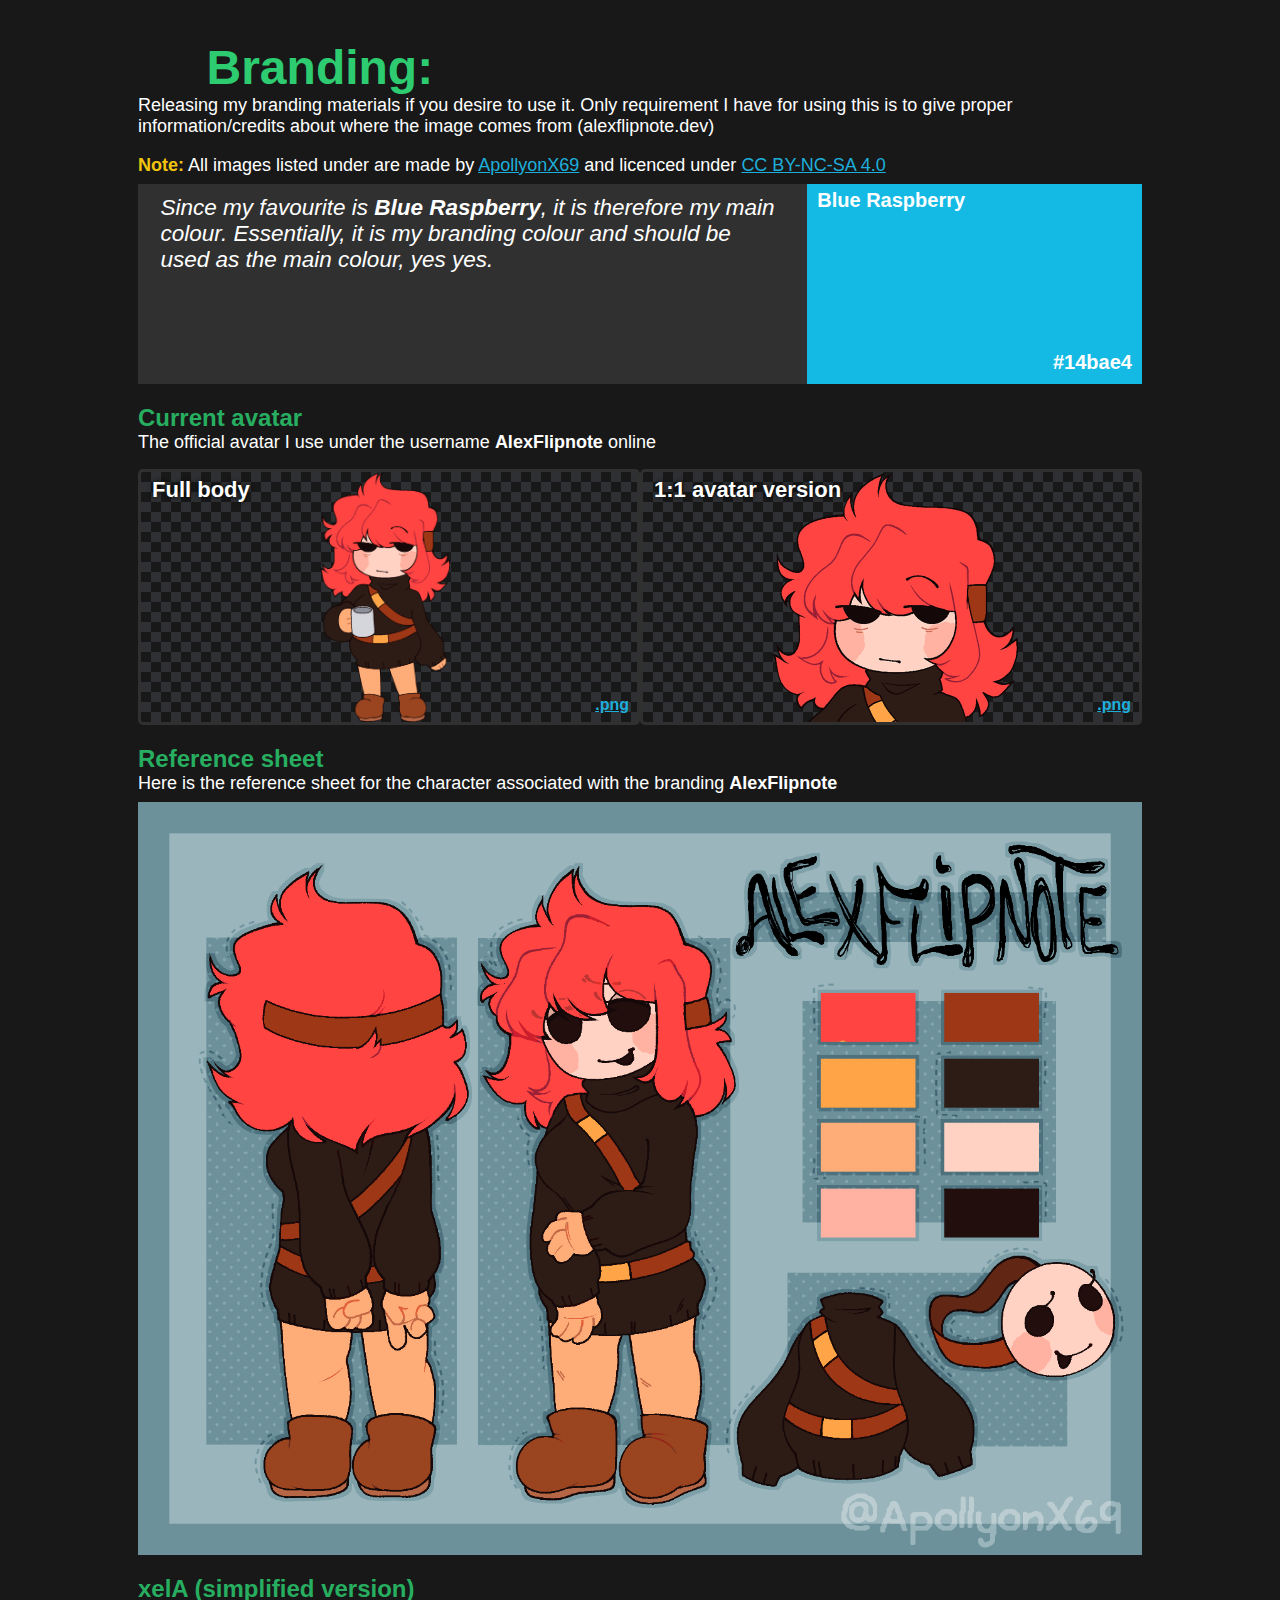
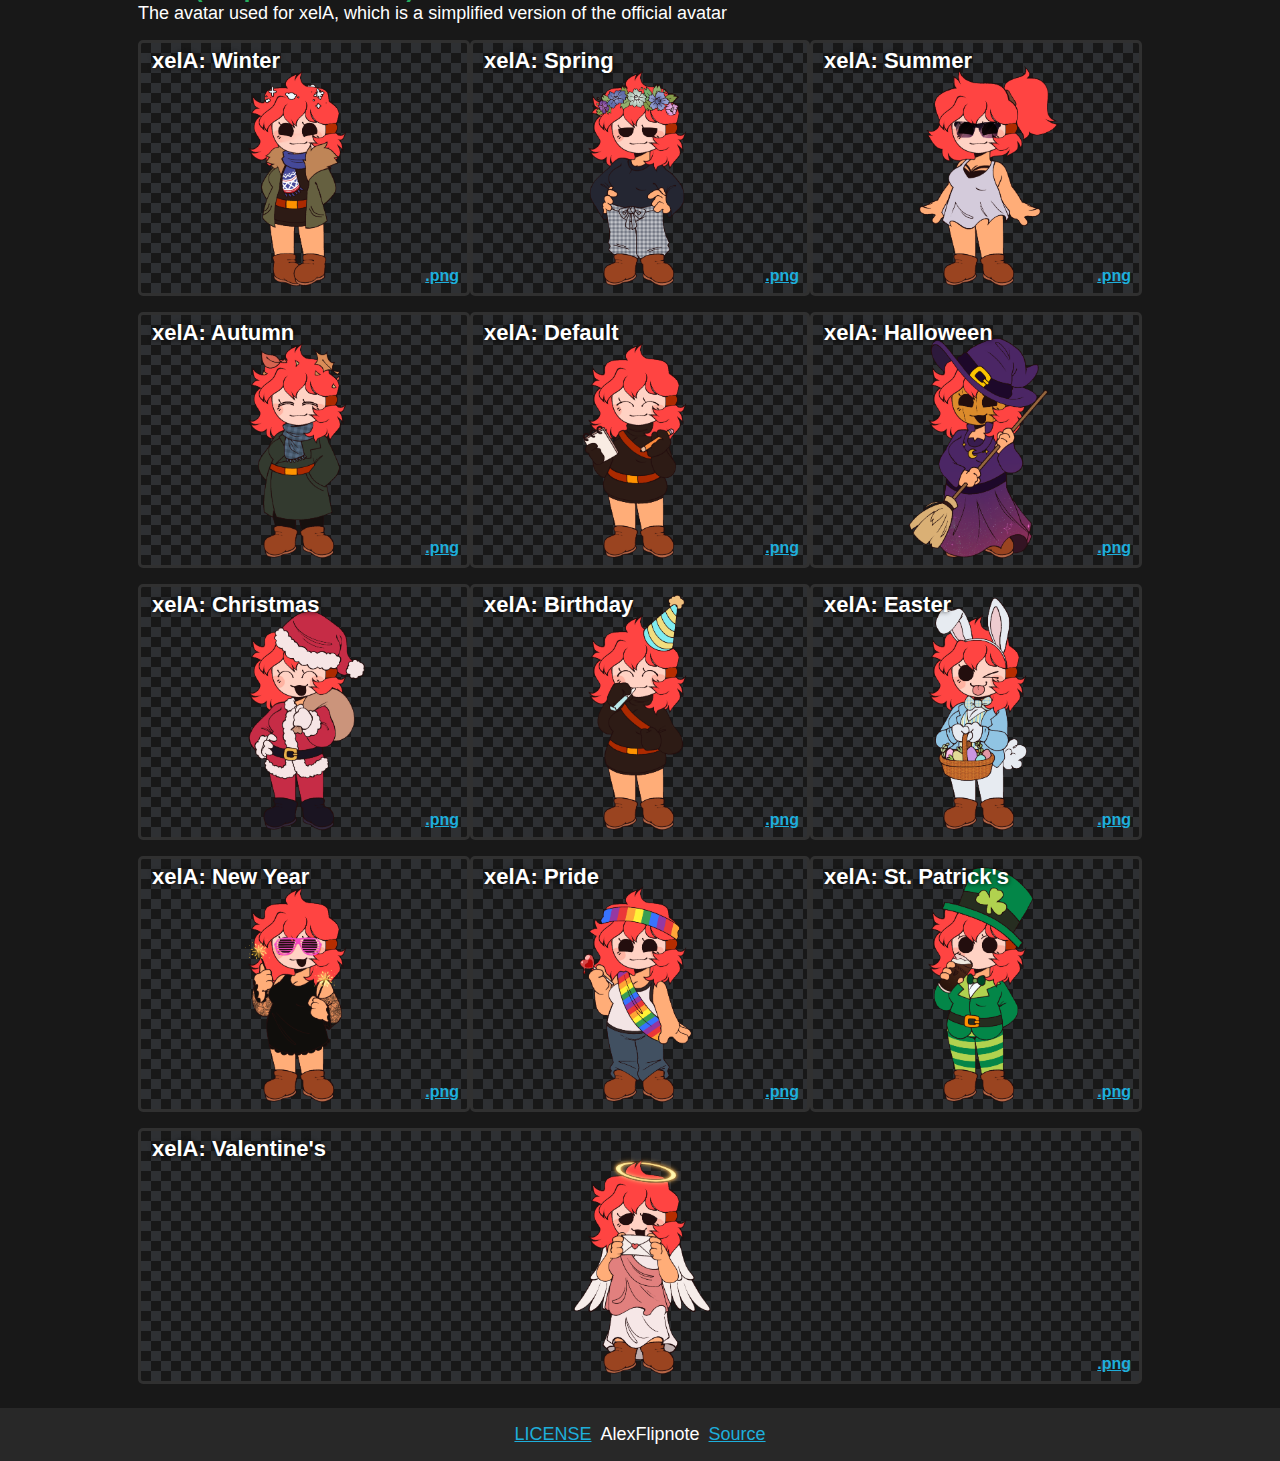
<file: branding/index.html>
<html>
  <head>
    
<title>AlexFlipnote - Branding</title>

<meta httpEquiv="Content-Type" content="text/html; charset=UTF-8"/>
<meta name="viewport" content="width=device-width, initial-scale=1, maximum-scale=1.0, user-scalable=no"/>
<meta name="theme-color" content="#14bae4"/>
<link rel="icon" type="image/x-icon" href="/static/images/favicon.ico"></link>
<meta property="og:image" content="/static/images/branding/avatar.png" />

<meta content="AlexFlipnote - Branding" property="og:title"/>
<meta content="Branding assets for AlexFlipnote" property="og:description"/>
<meta content="Branding assets for AlexFlipnote" name="description"/>

<meta name="revisit-after" content="2 days"/>
<meta name="keywords" content="AlexFlipnote, Twitter, Developer, Github"/>
<meta property="og:locale" content="en_GB"/>
<link rel="canonical" href="https://alexflipnote.dev/branding" />
<meta property="og:url" content="https://alexflipnote.dev/branding" />
<meta property="og:site_name" content="AlexFlipnote"/>
<meta name="twitter:card" content="summary"/>
<meta name="twitter:site" content="@AlexFlipnote"/>

<!-- CSS -->
<link href="/static/css/modesta.css" type="text/css" rel="stylesheet">
<link href="/static/css/markdown.css" type="text/css" rel="stylesheet">
<link href="/static/css/emojis.css" type="text/css" rel="stylesheet">
<link href="/static/css/custom.css" type="text/css" rel="stylesheet">

<!-- JavaScript -->
<script src="/static/js/main.js" type="text/javascript" charset="utf-8"></script>
  </head>
  <body class="dark-theme github">
    <section class="container" id="information">
      <div class="box-container" id="branding">
        <h1 class="title emerald-text"><i class="emoji alexwholesome"></i> Branding:</h1>
        <p>
          Releasing my branding materials if you desire to use it.
          Only requirement I have for using this is to give proper
          information/credits about where the image comes from (alexflipnote.dev)
        </p>
        <br/>
        <p>
          <span class="sun-flower-text bold">Note:</span>
          All images listed under are made by <a href="https://twitter.com/ApollyonX69" target="_blank">ApollyonX69</a> and licenced under
          <a href="https://creativecommons.org/licenses/by-nc-sa/4.0/" target="_blank">CC BY-NC-SA 4.0</a>
        </p>

        <div class="flex-grid colour-margin-top">
          <div class="col-xs-8 secondary-bg">
            <p class="colour-info">
              Since my favourite is <span class="bold">Blue Raspberry</span>, it is therefore my main colour.
              Essentially, it is my branding colour and should be used as the main colour, yes yes.
          </p>
          </div>
          <div class="col-xs-4 col-no-padding">
            <div class="colour full white-text" style="background-color: #14bae4;">
              <span class="name">Blue Raspberry</span>
              <span class="hex">#14bae4</span>
            </div>
          </div>
        </div>

        
        <h2 class="subtitle nephritis-blue-text">Current avatar</h2>
        <p>The official avatar I use under the username <b>AlexFlipnote</b> online</p>
        <div class="flex-grid">
          <div class="col-xs-6 image-preview center-flex">
              <img src="/static/images/branding/avatar_full.png" draggable="false">
  <span class="image-text">Full body</span>
  <div class="image-links"><a download="avatar_full" href="/static/images/branding/avatar_full.png" target="_blank">.png</a></div>          </div>
          <div class="col-xs-6 image-preview center-flex">
              <img src="/static/images/branding/avatar.png" draggable="false">
  <span class="image-text">1:1 avatar version</span>
  <div class="image-links"><a download="avatar" href="/static/images/branding/avatar.png" target="_blank">.png</a></div>          </div>
        </div>

        <h2 class="subtitle nephritis-blue-text">Reference sheet</h2>
        <p>Here is the reference sheet for the character associated with the branding <b>AlexFlipnote</b></p>
        <div class="flex-grid">
          <img class="col-xs-12" src="/static/images/branding/sheet.png" draggable="false">
        </div>

        <h2 class="subtitle nephritis-blue-text">xelA (simplified version)</h2>
        <p>The avatar used for xelA, which is a simplified version of the official avatar</p>
        <div class="flex-grid"><div class="col-xs image-preview center-flex">  <img src="/static/images/branding/xela_winter.png" draggable="false">
  <span class="image-text">xelA: Winter</span>
  <div class="image-links"><a download="xela_winter" href="/static/images/branding/xela_winter.png" target="_blank">.png</a></div></div><div class="col-xs image-preview center-flex">  <img src="/static/images/branding/xela_spring.png" draggable="false">
  <span class="image-text">xelA: Spring</span>
  <div class="image-links"><a download="xela_spring" href="/static/images/branding/xela_spring.png" target="_blank">.png</a></div></div><div class="col-xs image-preview center-flex">  <img src="/static/images/branding/xela_summer.png" draggable="false">
  <span class="image-text">xelA: Summer</span>
  <div class="image-links"><a download="xela_summer" href="/static/images/branding/xela_summer.png" target="_blank">.png</a></div></div></div><div class="flex-grid"><div class="col-xs image-preview center-flex">  <img src="/static/images/branding/xela_autumn.png" draggable="false">
  <span class="image-text">xelA: Autumn</span>
  <div class="image-links"><a download="xela_autumn" href="/static/images/branding/xela_autumn.png" target="_blank">.png</a></div></div><div class="col-xs image-preview center-flex">  <img src="/static/images/branding/xela_default.png" draggable="false">
  <span class="image-text">xelA: Default</span>
  <div class="image-links"><a download="xela_default" href="/static/images/branding/xela_default.png" target="_blank">.png</a></div></div><div class="col-xs image-preview center-flex">  <img src="/static/images/branding/xela_halloween.png" draggable="false">
  <span class="image-text">xelA: Halloween</span>
  <div class="image-links"><a download="xela_halloween" href="/static/images/branding/xela_halloween.png" target="_blank">.png</a></div></div></div><div class="flex-grid"><div class="col-xs image-preview center-flex">  <img src="/static/images/branding/xela_christmas.png" draggable="false">
  <span class="image-text">xelA: Christmas</span>
  <div class="image-links"><a download="xela_christmas" href="/static/images/branding/xela_christmas.png" target="_blank">.png</a></div></div><div class="col-xs image-preview center-flex">  <img src="/static/images/branding/xela_birthday.png" draggable="false">
  <span class="image-text">xelA: Birthday</span>
  <div class="image-links"><a download="xela_birthday" href="/static/images/branding/xela_birthday.png" target="_blank">.png</a></div></div><div class="col-xs image-preview center-flex">  <img src="/static/images/branding/xela_easter.png" draggable="false">
  <span class="image-text">xelA: Easter</span>
  <div class="image-links"><a download="xela_easter" href="/static/images/branding/xela_easter.png" target="_blank">.png</a></div></div></div><div class="flex-grid"><div class="col-xs image-preview center-flex">  <img src="/static/images/branding/xela_newyear.png" draggable="false">
  <span class="image-text">xelA: New Year</span>
  <div class="image-links"><a download="xela_newyear" href="/static/images/branding/xela_newyear.png" target="_blank">.png</a></div></div><div class="col-xs image-preview center-flex">  <img src="/static/images/branding/xela_pride.png" draggable="false">
  <span class="image-text">xelA: Pride</span>
  <div class="image-links"><a download="xela_pride" href="/static/images/branding/xela_pride.png" target="_blank">.png</a></div></div><div class="col-xs image-preview center-flex">  <img src="/static/images/branding/xela_stpatricks.png" draggable="false">
  <span class="image-text">xelA: St. Patrick's</span>
  <div class="image-links"><a download="xela_stpatricks" href="/static/images/branding/xela_stpatricks.png" target="_blank">.png</a></div></div></div><div class="flex-grid"><div class="col-xs image-preview center-flex">  <img src="/static/images/branding/xela_valentines.png" draggable="false">
  <span class="image-text">xelA: Valentine's</span>
  <div class="image-links"><a download="xela_valentines" href="/static/images/branding/xela_valentines.png" target="_blank">.png</a></div></div></div>      </div>
    </section>

    
<footer class="text-center box-container primary-bg">
  <p className="no-margin">
    <a href="https://github.com/AlexFlipnote/alexflipnote.github.io/blob/master/LICENSE" target="_blank" rel="noreferrer">LICENSE</a>
      <span className="footer-name">AlexFlipnote</span>
    <a href="https://github.com/AlexFlipnote/alexflipnote.github.io" target="_blank" rel="noreferrer">Source</a>
  </p>
</footer>
  </body>
</html>
</file>
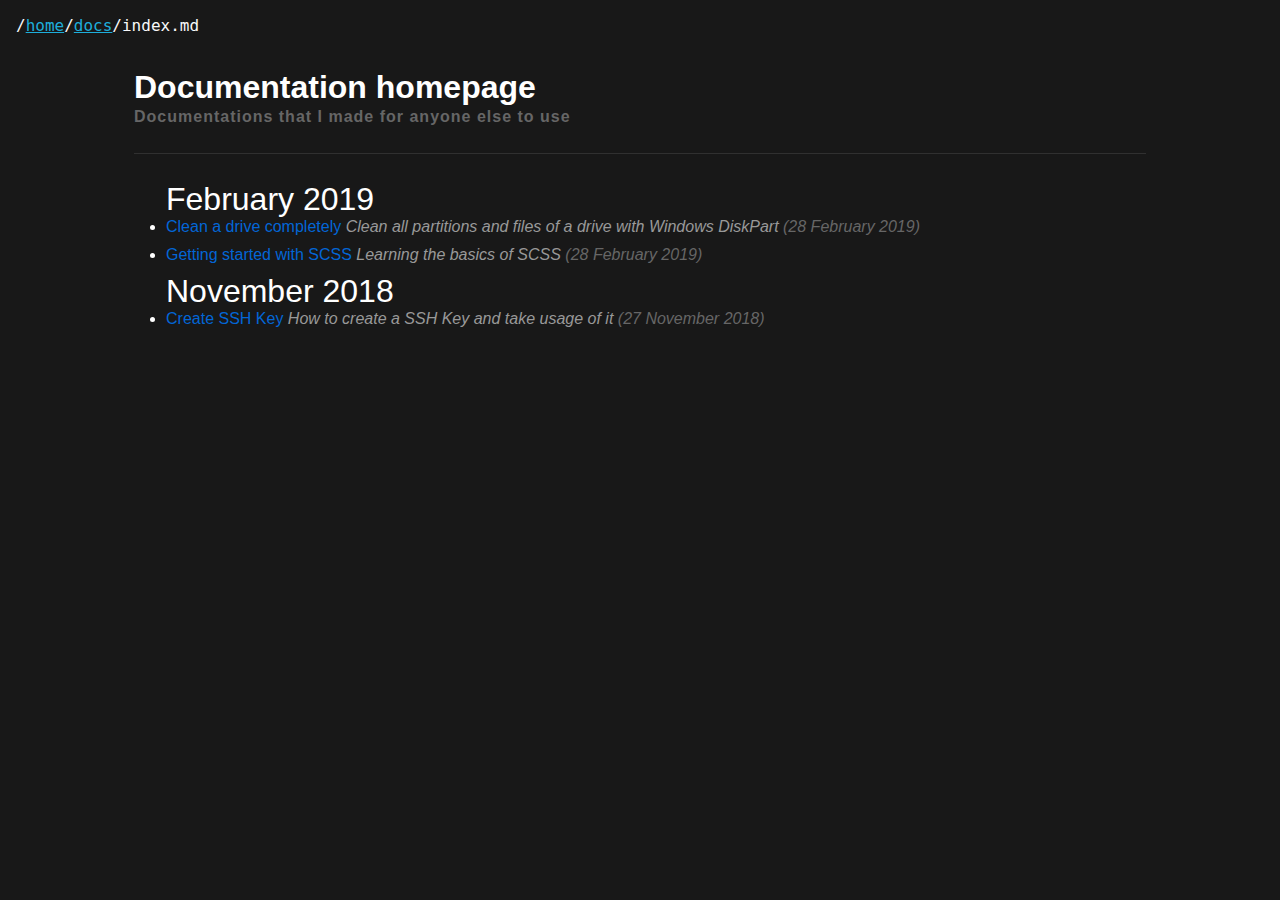
<file: docs/index.html>
<html lang="en">
  <head>
    
<title>AlexFlipnote - Documentations</title>

<meta httpEquiv="Content-Type" content="text/html; charset=UTF-8"/>
<meta name="viewport" content="width=device-width, initial-scale=1, maximum-scale=1.0, user-scalable=no"/>
<meta name="theme-color" content="#14bae4"/>
<link rel="icon" type="image/x-icon" href="/static/images/favicon.ico"></link>
<meta property="og:image" content="/static/images/branding/avatar.png" />

<meta content="AlexFlipnote - Documentations" property="og:title"/>
<meta content="Documentations that I made for anyone else to use" property="og:description"/>
<meta content="Documentations that I made for anyone else to use" name="description"/>

<meta name="revisit-after" content="2 days"/>
<meta name="keywords" content="AlexFlipnote, Twitter, Developer, Github"/>
<meta property="og:locale" content="en_GB"/>
<link rel="canonical" href="https://alexflipnote.dev/docs" />
<meta property="og:url" content="https://alexflipnote.dev/docs" />
<meta property="og:site_name" content="AlexFlipnote"/>
<meta name="twitter:card" content="summary"/>
<meta name="twitter:site" content="@AlexFlipnote"/>

<!-- CSS -->
<link href="/static/css/modesta.css" type="text/css" rel="stylesheet">
<link href="/static/css/markdown.css" type="text/css" rel="stylesheet">
<link href="/static/css/emojis.css" type="text/css" rel="stylesheet">
<link href="/static/css/custom.css" type="text/css" rel="stylesheet">

<!-- JavaScript -->
<script src="/static/js/main.js" type="text/javascript" charset="utf-8"></script>
  </head>
  <body class="dark-theme github">
    <div class="box-container highlight-flat no-border-radius" style="margin-bottom: 0;">
  <p class="container light-text no-margin no-padding topbar monospace" style="font-size: 16px;">
      /<a href="/">home</a>/<a href="/docs">docs</a>/index.md  </p>
</div>
    <div class="markdown-jekyll">
      <h1 class="no-margin index-title">
        Documentation homepage
        <br>
        <p class="no-margin undertitle">Documentations that I made for anyone else to use</p>
      </h1>
      <ul class="article-list">
          <div class="splitletter">
    <p class="firstletter">February 2019</p>
  </div>  <li class="listing" id="clean-a-drive-completely">
    <div>
      <a class="sun-flower-text" href="/docs/clean_a_drive_completely">Clean a drive completely</a>
      <i style="color: #999;">Clean all partitions and files of a drive with Windows DiskPart <span style="color: #666;">(28 February 2019)</span></i>
    </div>
  </li>  <li class="listing" id="getting-started-with-scss">
    <div>
      <a class="sun-flower-text" href="/docs/getting_started_with_scss">Getting started with SCSS</a>
      <i style="color: #999;">Learning the basics of SCSS <span style="color: #666;">(28 February 2019)</span></i>
    </div>
  </li>  <div class="splitletter">
    <p class="firstletter">November 2018</p>
  </div>  <li class="listing" id="create-ssh-key">
    <div>
      <a class="sun-flower-text" href="/docs/create_ssh_key">Create SSH Key</a>
      <i style="color: #999;">How to create a SSH Key and take usage of it <span style="color: #666;">(27 November 2018)</span></i>
    </div>
  </li>      </ul>
    </div>
  </body>
</html>
</file>
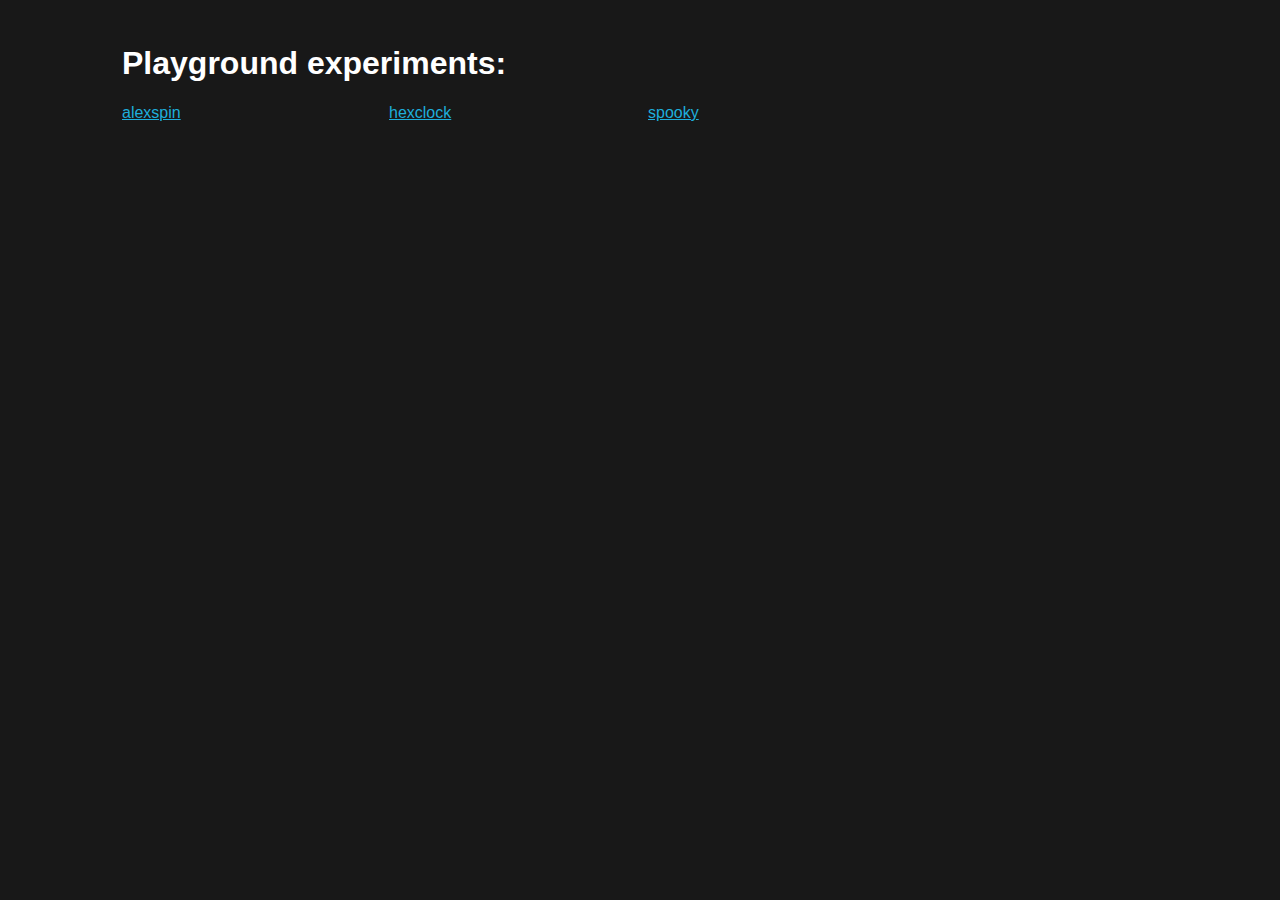
<file: playground/index.html>
<html lang="en">
  <head>
    
<title>AlexFlipnote - playground</title>

<meta httpEquiv="Content-Type" content="text/html; charset=UTF-8"/>
<meta name="viewport" content="width=device-width, initial-scale=1, maximum-scale=1.0, user-scalable=no"/>
<meta name="theme-color" content="#14bae4"/>
<link rel="icon" type="image/x-icon" href="/static/images/favicon.ico"></link>
<meta property="og:image" content="/static/images/branding/avatar.png" />

<meta content="AlexFlipnote - playground" property="og:title"/>
<meta content="Silly projects that I made for fun" property="og:description"/>
<meta content="Silly projects that I made for fun" name="description"/>

<meta name="revisit-after" content="2 days"/>
<meta name="keywords" content="AlexFlipnote, Twitter, Developer, Github"/>
<meta property="og:locale" content="en_GB"/>
<link rel="canonical" href="https://alexflipnote.dev/playground" />
<meta property="og:url" content="https://alexflipnote.dev/playground" />
<meta property="og:site_name" content="AlexFlipnote"/>
<meta name="twitter:card" content="summary"/>
<meta name="twitter:site" content="@AlexFlipnote"/>

<!-- CSS -->
<link href="/static/css/modesta.css" type="text/css" rel="stylesheet">
<link href="/static/css/markdown.css" type="text/css" rel="stylesheet">
<link href="/static/css/emojis.css" type="text/css" rel="stylesheet">
<link href="/static/css/custom.css" type="text/css" rel="stylesheet">

<!-- JavaScript -->
<script src="/static/js/main.js" type="text/javascript" charset="utf-8"></script>
  </head>
  <body class="dark-theme github">
    <div class="container">
      <h1>Playground experiments:</h1>
      <div class="flex-grid">
          <div class="col-xs-3">
    <a href="/playground/alexspin">alexspin</a>
  </div>  <div class="col-xs-3">
    <a href="/playground/hexclock">hexclock</a>
  </div>  <div class="col-xs-3">
    <a href="/playground/spooky">spooky</a>
  </div>      </div>
    </div>
  </body>
</html>
</file>
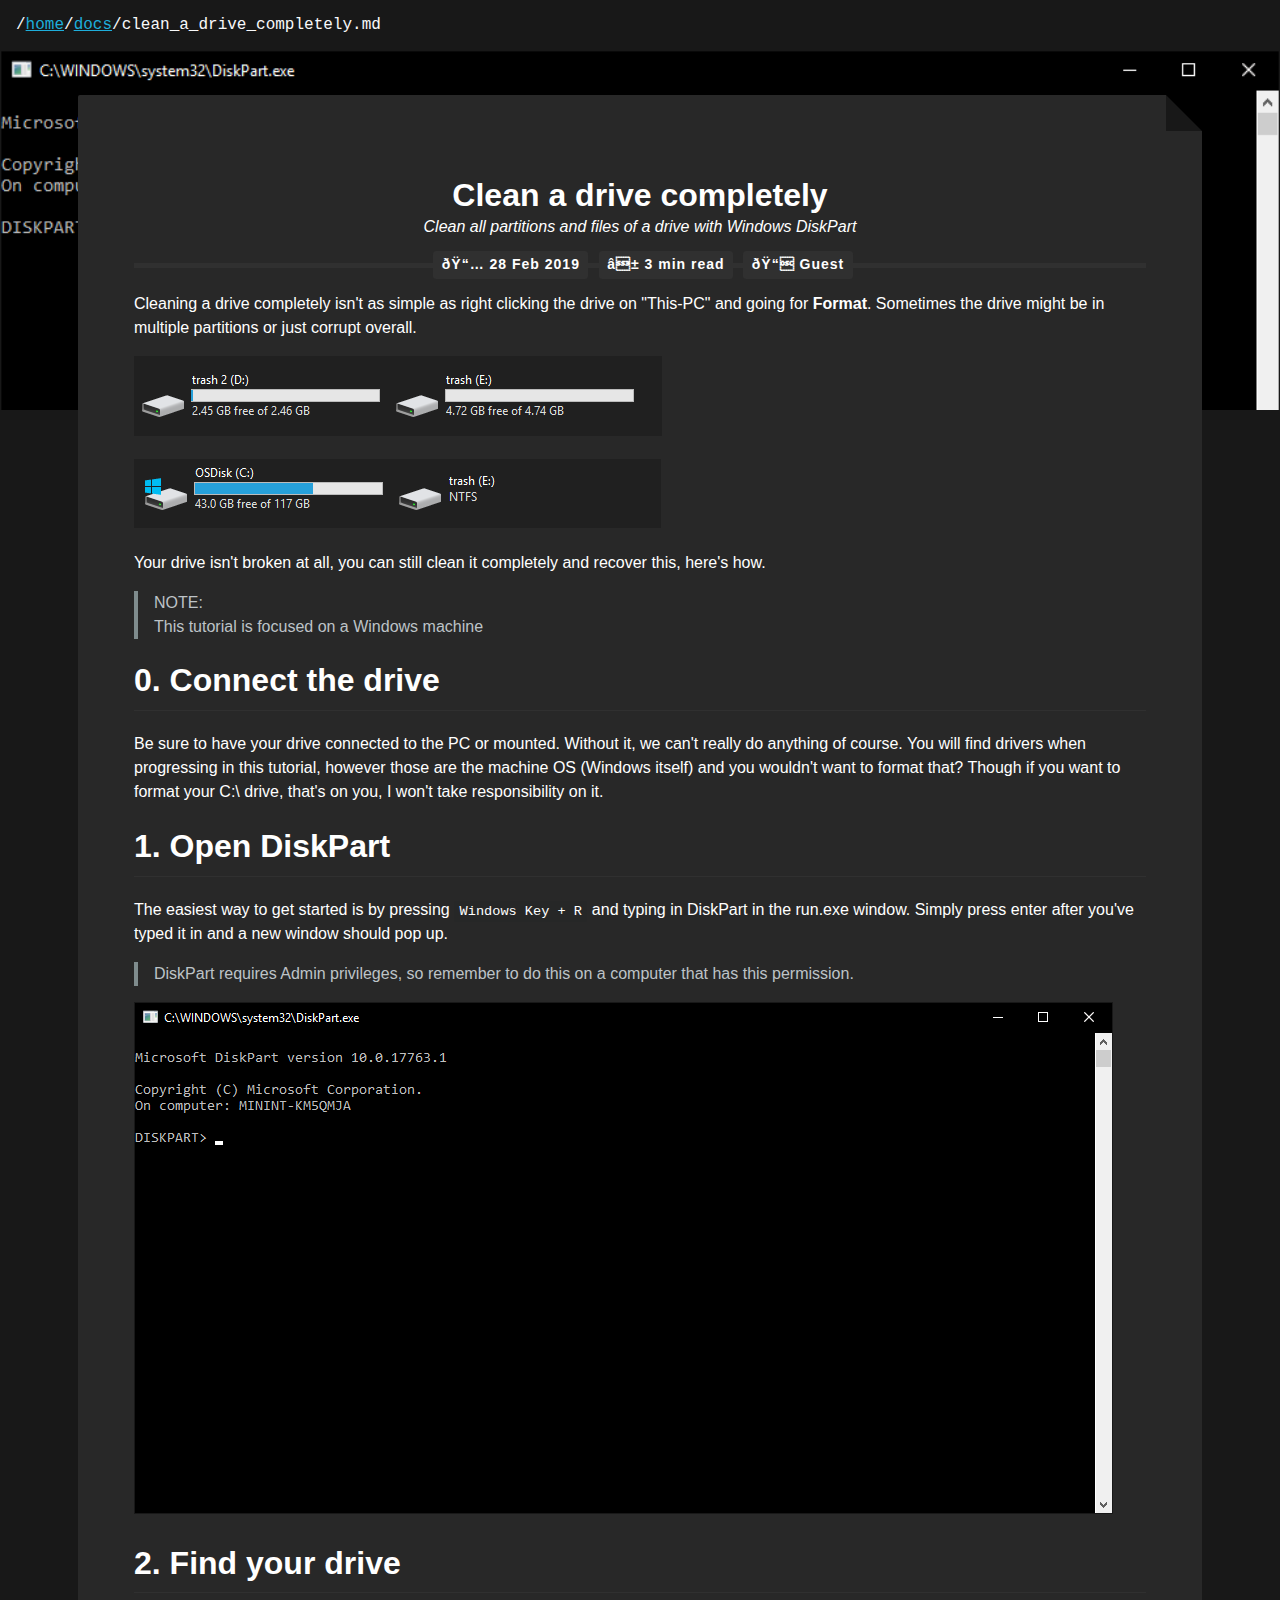
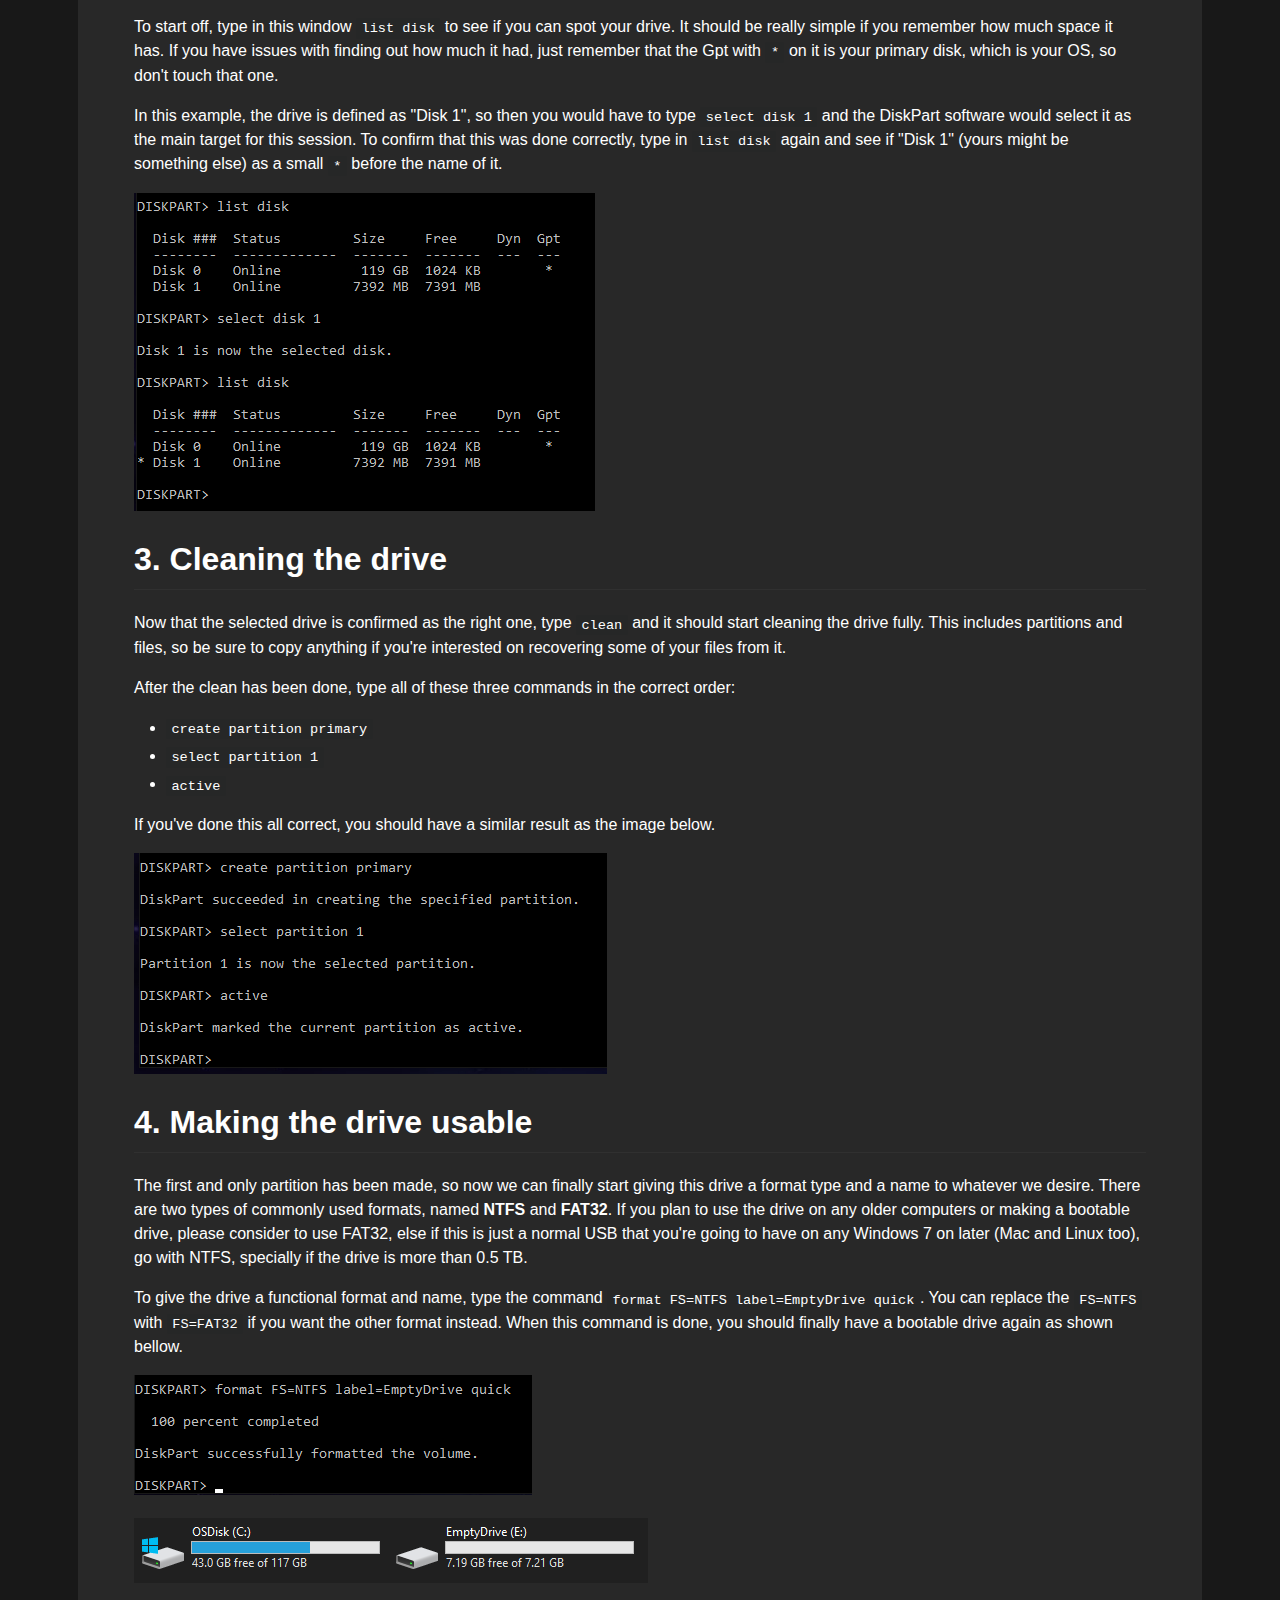
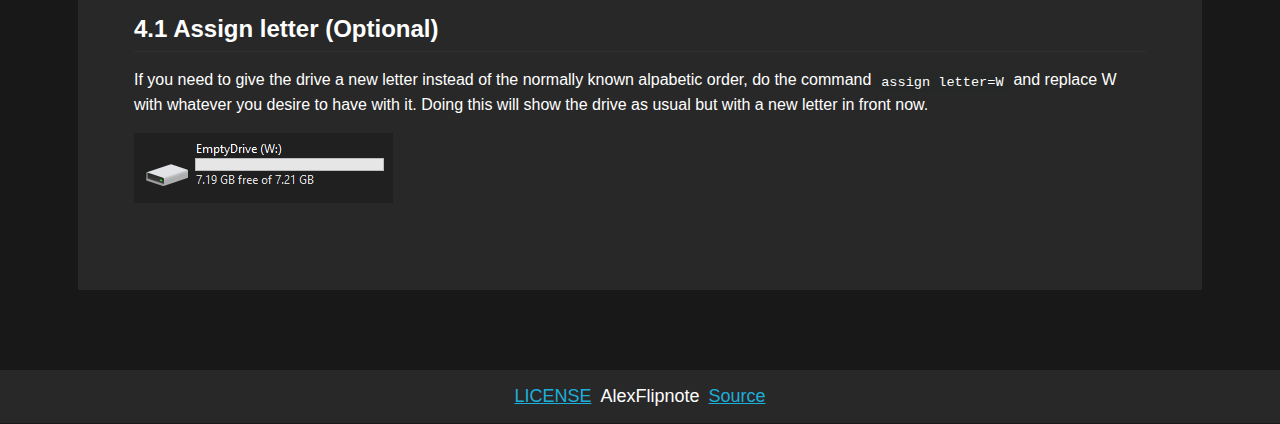
<file: docs/clean_a_drive_completely/index.html>
<!DOCTYPE html>
<html lang="en">
  <head>
    
<title>Clean a drive completely</title>

<meta httpEquiv="Content-Type" content="text/html; charset=UTF-8"/>
<meta name="viewport" content="width=device-width, initial-scale=1, maximum-scale=1.0, user-scalable=no"/>
<meta name="theme-color" content="#14bae4"/>
<link rel="icon" type="image/x-icon" href="/static/images/favicon.ico"></link>
<meta property="og:image" content="/static/images/branding/avatar.png" />

<meta content="Clean a drive completely" property="og:title"/>
<meta content="Clean all partitions and files of a drive with Windows DiskPart" property="og:description"/>
<meta content="Clean all partitions and files of a drive with Windows DiskPart" name="description"/>

<meta name="revisit-after" content="2 days"/>
<meta name="keywords" content="clean, partitions, usb, clean usb, fix usb, fix, windows, diskpart"/>
<meta property="og:locale" content="en_GB"/>
<link rel="canonical" href="https://alexflipnote.dev/docs/clean_a_drive_completely" />
<meta property="og:url" content="https://alexflipnote.dev/docs/clean_a_drive_completely" />
<meta property="og:site_name" content="AlexFlipnote"/>
<meta name="twitter:card" content="summary"/>
<meta name="twitter:site" content="@AlexFlipnote"/>

<!-- CSS -->
<link href="/static/css/modesta.css" type="text/css" rel="stylesheet">
<link href="/static/css/markdown.css" type="text/css" rel="stylesheet">
<link href="/static/css/emojis.css" type="text/css" rel="stylesheet">
<link href="/static/css/custom.css" type="text/css" rel="stylesheet">

<!-- JavaScript -->
<script src="/static/js/main.js" type="text/javascript" charset="utf-8"></script>
    <script src="/static/js/countable.min.js"></script>
    <script>
      document.addEventListener('DOMContentLoaded', function() {
        // Give each header a topic
        var headings = document.querySelectorAll("h1[id], h2[id], h3[id], h4[id], h5[id], h6[id]");

        for (var i = 0; i < headings.length; i++) {
          headings[i].innerHTML =
            '<a style="color: #fff;" href="#' + headings[i].id + '">' +
              headings[i].innerText +
            '</a>';
        }

        // Give an estimated time on when you're done reading
        var article = document.getElementsByClassName("paper")[0];
        Countable.count(article, function (counter) {
          var wpm = 200;
          var estimatedRaw = counter.words / wpm;
          var minutes = Math.round(estimatedRaw);

          var effectiveTime = (minutes < 1) ? "a couple of secs" : minutes + " min read";
          document.getElementById("reading-time").innerHTML += effectiveTime;
        });
      }, false);
    </script>
  </head>
  <body class="dark-theme github">
    <div class="box-container highlight-flat no-border-radius" style="margin-bottom: 0;">
  <p class="container light-text no-margin no-padding topbar monospace" style="font-size: 16px;">
      /<a href="/">home</a>/<a href="/docs">docs</a>/clean_a_drive_completely.md  </p>
</div>
    <div class="paper-container">
        <div class="ribbon secondary custom"></div>
  <style>
    .custom {
      background: url('/static/images//docs/clean_a_drive_completely/325182.png') !important;
      background-repeat: no-repeat;
      background-size: cover !important;
      background-position: center;
    }
  </style>      <div class="paper markdown-jekyll">
        <div class="blog-title text-center">
          <h1 class="no-margin no-padding no-border">Clean a drive completely</h1>
          <p class="italic no-margin no-padding no-border">Clean all partitions and files of a drive with Windows DiskPart</p>
        </div>
        <div class="blog-splitter">
          <hr class="blog-split-yes">
          <div class="blog-labels text-center">
            <span class="label secondary">📅 28 Feb 2019</span>
            <span class="label secondary" id="reading-time">⏱ </span>
            <span class="label secondary">📝 Guest</span>
          </div>
        </div>
        <p>Cleaning a drive completely isn't as simple as right clicking the drive on &quot;This-PC&quot; and going for <strong>Format</strong>.
Sometimes the drive might be in multiple partitions or just corrupt overall.</p>
<p><img src="/static/images/docs/clean_a_drive_completely/a824e7.png" alt="Image" /></p>
<p><img src="/static/images/docs/clean_a_drive_completely/1405f1.png" alt="Image" /></p>
<p>Your drive isn't broken at all, you can still clean it completely and recover this, here's how.</p>
<blockquote>
<p>NOTE:<br>
This tutorial is focused on a Windows machine</p>
</blockquote>
<h1 id="0-connect-the-drive">0. Connect the drive</h1>
<p>Be sure to have your drive connected to the PC or mounted. Without it, we can't really do anything of course. You will find drivers when progressing in this tutorial, however those are the machine OS (Windows itself) and you wouldn't want to format that? Though if you want to format your C:\ drive, that's on you, I won't take responsibility on it.</p>
<h1 id="1-open-diskpart">1. Open DiskPart</h1>
<p>The easiest way to get started is by pressing <code>Windows Key + R</code> and typing in DiskPart in the run.exe window. Simply press enter after you've typed it in and a new window should pop up.</p>
<blockquote>
<p>DiskPart requires Admin privileges, so remember to do this on a computer that has this permission.</p>
</blockquote>
<p><img src="/static/images/docs/clean_a_drive_completely/325182.png" alt="Image" /></p>
<h1 id="2-find-your-drive">2. Find your drive</h1>
<p>To start off, type in this window <code>list disk</code> to see if you can spot your drive. It should be really simple if you remember how much space it has. If you have issues with finding out how much it had, just remember that the Gpt with <code>*</code> on it is your primary disk, which is your OS, so don't touch that one.</p>
<p>In this example, the drive is defined as &quot;Disk 1&quot;, so then you would have to type <code>select disk 1</code> and the DiskPart software would select it as the main target for this session. To confirm that this was done correctly, type in <code>list disk</code> again and see if &quot;Disk 1&quot; (yours might be something else) as a small <code>*</code> before the name of it.</p>
<p><img src="/static/images/docs/clean_a_drive_completely/a98bf9.png" alt="Image" /></p>
<h1 id="3-cleaning-the-drive">3. Cleaning the drive</h1>
<p>Now that the selected drive is confirmed as the right one, type <code>clean</code> and it should start cleaning the drive fully. This includes partitions and files, so be sure to copy anything if you're interested on recovering some of your files from it.</p>
<p>After the clean has been done, type all of these three commands in the correct order:</p>
<ul>
<li><code>create partition primary</code></li>
<li><code>select partition 1</code></li>
<li><code>active</code></li>
</ul>
<p>If you've done this all correct, you should have a similar result as the image below.</p>
<p><img src="/static/images/docs/clean_a_drive_completely/a92d17.png" alt="Image" /></p>
<h1 id="4-making-the-drive-usable">4. Making the drive usable</h1>
<p>The first and only partition has been made, so now we can finally start giving this drive a format type and a name to whatever we desire. There are two types of commonly used formats, named <strong>NTFS</strong> and <strong>FAT32</strong>. If you plan to use the drive on any older computers or making a bootable drive, please consider to use FAT32, else if this is just a normal USB that you're going to have on any Windows 7 on later (Mac and Linux too), go with NTFS, specially if the drive is more than 0.5 TB.</p>
<p>To give the drive a functional format and name, type the command <code>format FS=NTFS label=EmptyDrive quick</code>. You can replace the <code>FS=NTFS</code> with <code>FS=FAT32</code> if you want the other format instead. When this command is done, you should finally have a bootable drive again as shown bellow.</p>
<p><img src="/static/images/docs/clean_a_drive_completely/380d28.png" alt="Image" /></p>
<p><img src="/static/images/docs/clean_a_drive_completely/753d02.png" alt="Image" /></p>
<h2 id="4-2-assign-letter-optional">4.1 Assign letter (Optional)</h2>
<p>If you need to give the drive a new letter instead of the normally known alpabetic order, do the command <code>assign letter=W</code> and replace W with whatever you desire to have with it. Doing this will show the drive as usual but with a new letter in front now.</p>
<p><img src="/static/images/docs/clean_a_drive_completely/5775f9.png" alt="Image" /></p>      </div>
    </div>
    
<footer class="text-center box-container primary-bg">
  <p className="no-margin">
    <a href="https://github.com/AlexFlipnote/alexflipnote.github.io/blob/master/LICENSE" target="_blank" rel="noreferrer">LICENSE</a>
      <span className="footer-name">AlexFlipnote</span>
    <a href="https://github.com/AlexFlipnote/alexflipnote.github.io" target="_blank" rel="noreferrer">Source</a>
  </p>
</footer>
  </body>
</html>
</file>
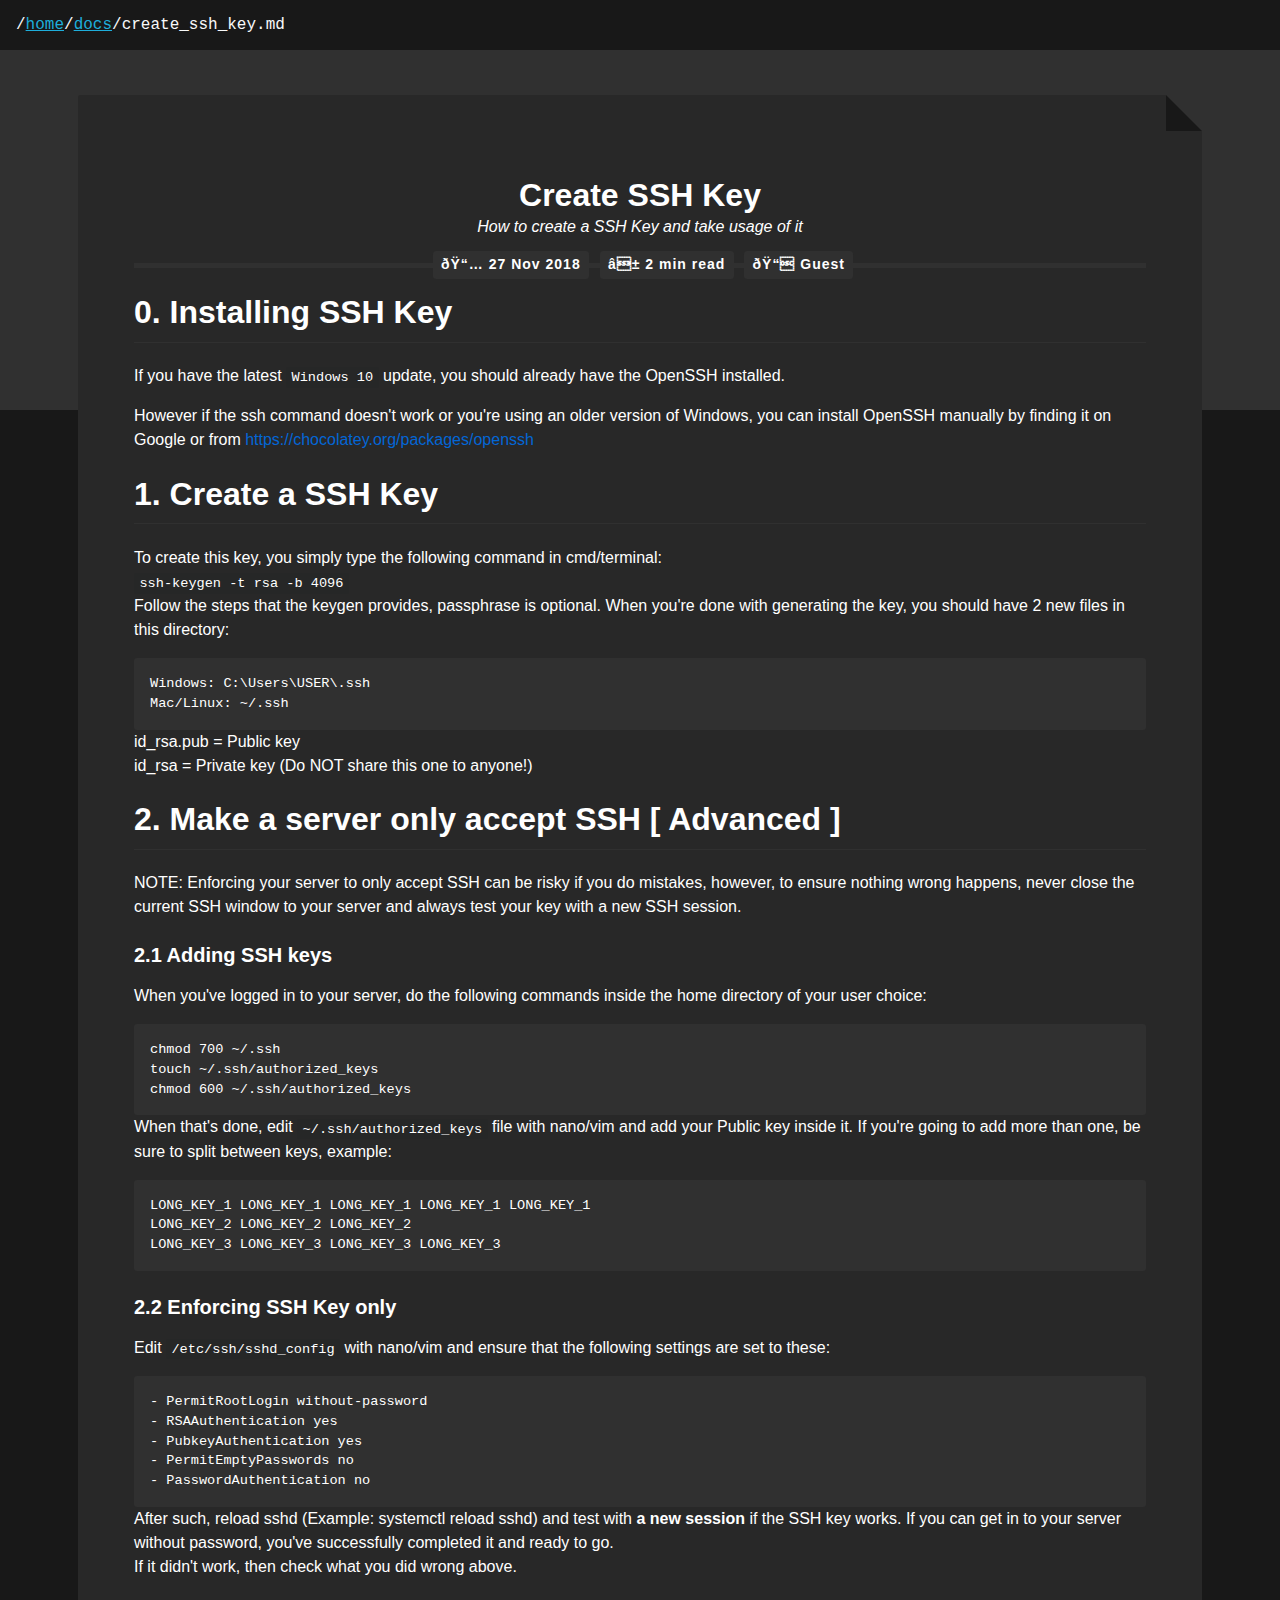
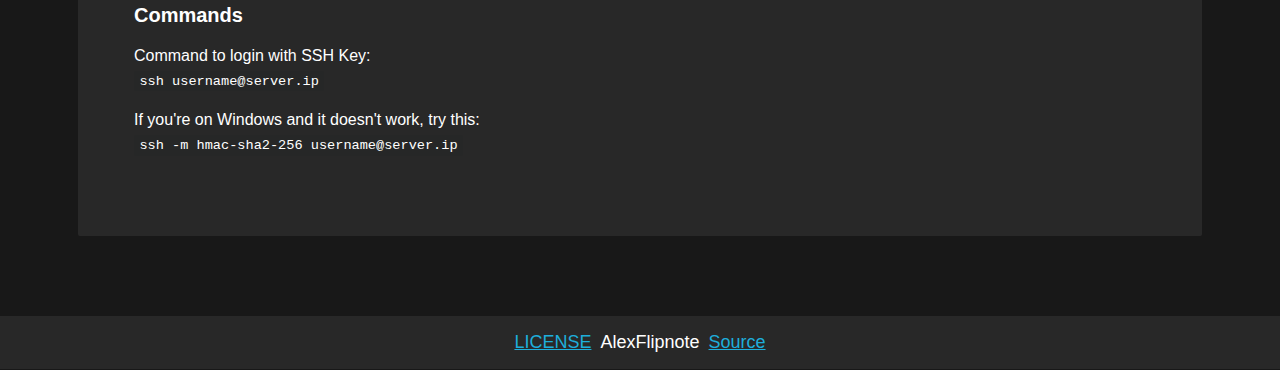
<file: docs/create_ssh_key/index.html>
<!DOCTYPE html>
<html lang="en">
  <head>
    
<title>Create SSH Key</title>

<meta httpEquiv="Content-Type" content="text/html; charset=UTF-8"/>
<meta name="viewport" content="width=device-width, initial-scale=1, maximum-scale=1.0, user-scalable=no"/>
<meta name="theme-color" content="#14bae4"/>
<link rel="icon" type="image/x-icon" href="/static/images/favicon.ico"></link>
<meta property="og:image" content="/static/images/branding/avatar.png" />

<meta content="Create SSH Key" property="og:title"/>
<meta content="How to create a SSH Key and take usage of it" property="og:description"/>
<meta content="How to create a SSH Key and take usage of it" name="description"/>

<meta name="revisit-after" content="2 days"/>
<meta name="keywords" content="ssh, key, secure, linux, ssh-keygen, authorized_keys"/>
<meta property="og:locale" content="en_GB"/>
<link rel="canonical" href="https://alexflipnote.dev/docs/create_ssh_key" />
<meta property="og:url" content="https://alexflipnote.dev/docs/create_ssh_key" />
<meta property="og:site_name" content="AlexFlipnote"/>
<meta name="twitter:card" content="summary"/>
<meta name="twitter:site" content="@AlexFlipnote"/>

<!-- CSS -->
<link href="/static/css/modesta.css" type="text/css" rel="stylesheet">
<link href="/static/css/markdown.css" type="text/css" rel="stylesheet">
<link href="/static/css/emojis.css" type="text/css" rel="stylesheet">
<link href="/static/css/custom.css" type="text/css" rel="stylesheet">

<!-- JavaScript -->
<script src="/static/js/main.js" type="text/javascript" charset="utf-8"></script>
    <script src="/static/js/countable.min.js"></script>
    <script>
      document.addEventListener('DOMContentLoaded', function() {
        // Give each header a topic
        var headings = document.querySelectorAll("h1[id], h2[id], h3[id], h4[id], h5[id], h6[id]");

        for (var i = 0; i < headings.length; i++) {
          headings[i].innerHTML =
            '<a style="color: #fff;" href="#' + headings[i].id + '">' +
              headings[i].innerText +
            '</a>';
        }

        // Give an estimated time on when you're done reading
        var article = document.getElementsByClassName("paper")[0];
        Countable.count(article, function (counter) {
          var wpm = 200;
          var estimatedRaw = counter.words / wpm;
          var minutes = Math.round(estimatedRaw);

          var effectiveTime = (minutes < 1) ? "a couple of secs" : minutes + " min read";
          document.getElementById("reading-time").innerHTML += effectiveTime;
        });
      }, false);
    </script>
  </head>
  <body class="dark-theme github">
    <div class="box-container highlight-flat no-border-radius" style="margin-bottom: 0;">
  <p class="container light-text no-margin no-padding topbar monospace" style="font-size: 16px;">
      /<a href="/">home</a>/<a href="/docs">docs</a>/create_ssh_key.md  </p>
</div>
    <div class="paper-container">
        <div class="ribbon secondary"></div>      <div class="paper markdown-jekyll">
        <div class="blog-title text-center">
          <h1 class="no-margin no-padding no-border">Create SSH Key</h1>
          <p class="italic no-margin no-padding no-border">How to create a SSH Key and take usage of it</p>
        </div>
        <div class="blog-splitter">
          <hr class="blog-split-yes">
          <div class="blog-labels text-center">
            <span class="label secondary">📅 27 Nov 2018</span>
            <span class="label secondary" id="reading-time">⏱ </span>
            <span class="label secondary">📝 Guest</span>
          </div>
        </div>
        <h1 id="0-installing-ssh-key">0. Installing SSH Key</h1>
<p>If you have the latest <code>Windows 10</code> update, you should already have the OpenSSH installed.</p>
<p>However if the ssh command doesn't work or you're using an older version of Windows, you can install
OpenSSH manually by finding it on Google or from <a href="https://chocolatey.org/packages/openssh">https://chocolatey.org/packages/openssh</a></p>
<h1 id="1-create-ssh-key">1. Create a SSH Key</h1>
<p>To create this key, you simply type the following command in cmd/terminal:<br>
<code>ssh-keygen -t rsa -b 4096</code><br>
Follow the steps that the keygen provides, passphrase is optional.
When you're done with generating the key, you should have 2 new files in this directory:</p>
<pre><code>Windows: C:\Users\USER\.ssh
Mac/Linux: ~/.ssh</code></pre>
<p>id_rsa.pub = Public key<br>
id_rsa = Private key (Do NOT share this one to anyone!)</p>
<h1 id="2-advanced-ssh-server">2. Make a server only accept SSH [ Advanced ]</h1>
<p>NOTE: Enforcing your server to only accept SSH can be risky if you do mistakes, however, to ensure nothing wrong happens, never close the current SSH window to your server and always test your key with a new SSH session.</p>
<h3 id="2-1-adding-ssh-keys">2.1 Adding SSH keys</h3>
<p>When you've logged in to your server, do the following commands inside the home directory of your user choice:</p>
<pre><code>chmod 700 ~/.ssh
touch ~/.ssh/authorized_keys
chmod 600 ~/.ssh/authorized_keys</code></pre>
<p>When that's done, edit <code>~/.ssh/authorized_keys</code> file with nano/vim and add your Public key inside it.
If you're going to add more than one, be sure to split between keys, example:</p>
<pre><code>LONG_KEY_1 LONG_KEY_1 LONG_KEY_1 LONG_KEY_1 LONG_KEY_1
LONG_KEY_2 LONG_KEY_2 LONG_KEY_2
LONG_KEY_3 LONG_KEY_3 LONG_KEY_3 LONG_KEY_3</code></pre>
<h3 id="2-2-enforcing-ssh-key-only">2.2 Enforcing SSH Key only</h3>
<p>Edit <code>/etc/ssh/sshd_config</code> with nano/vim and ensure that the following settings are set to these:</p>
<pre><code class="language-md">- PermitRootLogin without-password
- RSAAuthentication yes
- PubkeyAuthentication yes
- PermitEmptyPasswords no
- PasswordAuthentication no</code></pre>
<p>After such, reload sshd (Example: systemctl reload sshd) and test with <strong>a new session</strong> if the SSH key works.
If you can get in to your server without password, you've successfully completed it and ready to go.<br>
If it didn't work, then check what you did wrong above.</p>
<h3 id="commands">Commands</h3>
<p>Command to login with SSH Key:<br>
<code>ssh username@server.ip</code></p>
<p>If you're on Windows and it doesn't work, try this:<br>
<code>ssh -m hmac-sha2-256 username@server.ip</code></p>      </div>
    </div>
    
<footer class="text-center box-container primary-bg">
  <p className="no-margin">
    <a href="https://github.com/AlexFlipnote/alexflipnote.github.io/blob/master/LICENSE" target="_blank" rel="noreferrer">LICENSE</a>
      <span className="footer-name">AlexFlipnote</span>
    <a href="https://github.com/AlexFlipnote/alexflipnote.github.io" target="_blank" rel="noreferrer">Source</a>
  </p>
</footer>
  </body>
</html>
</file>
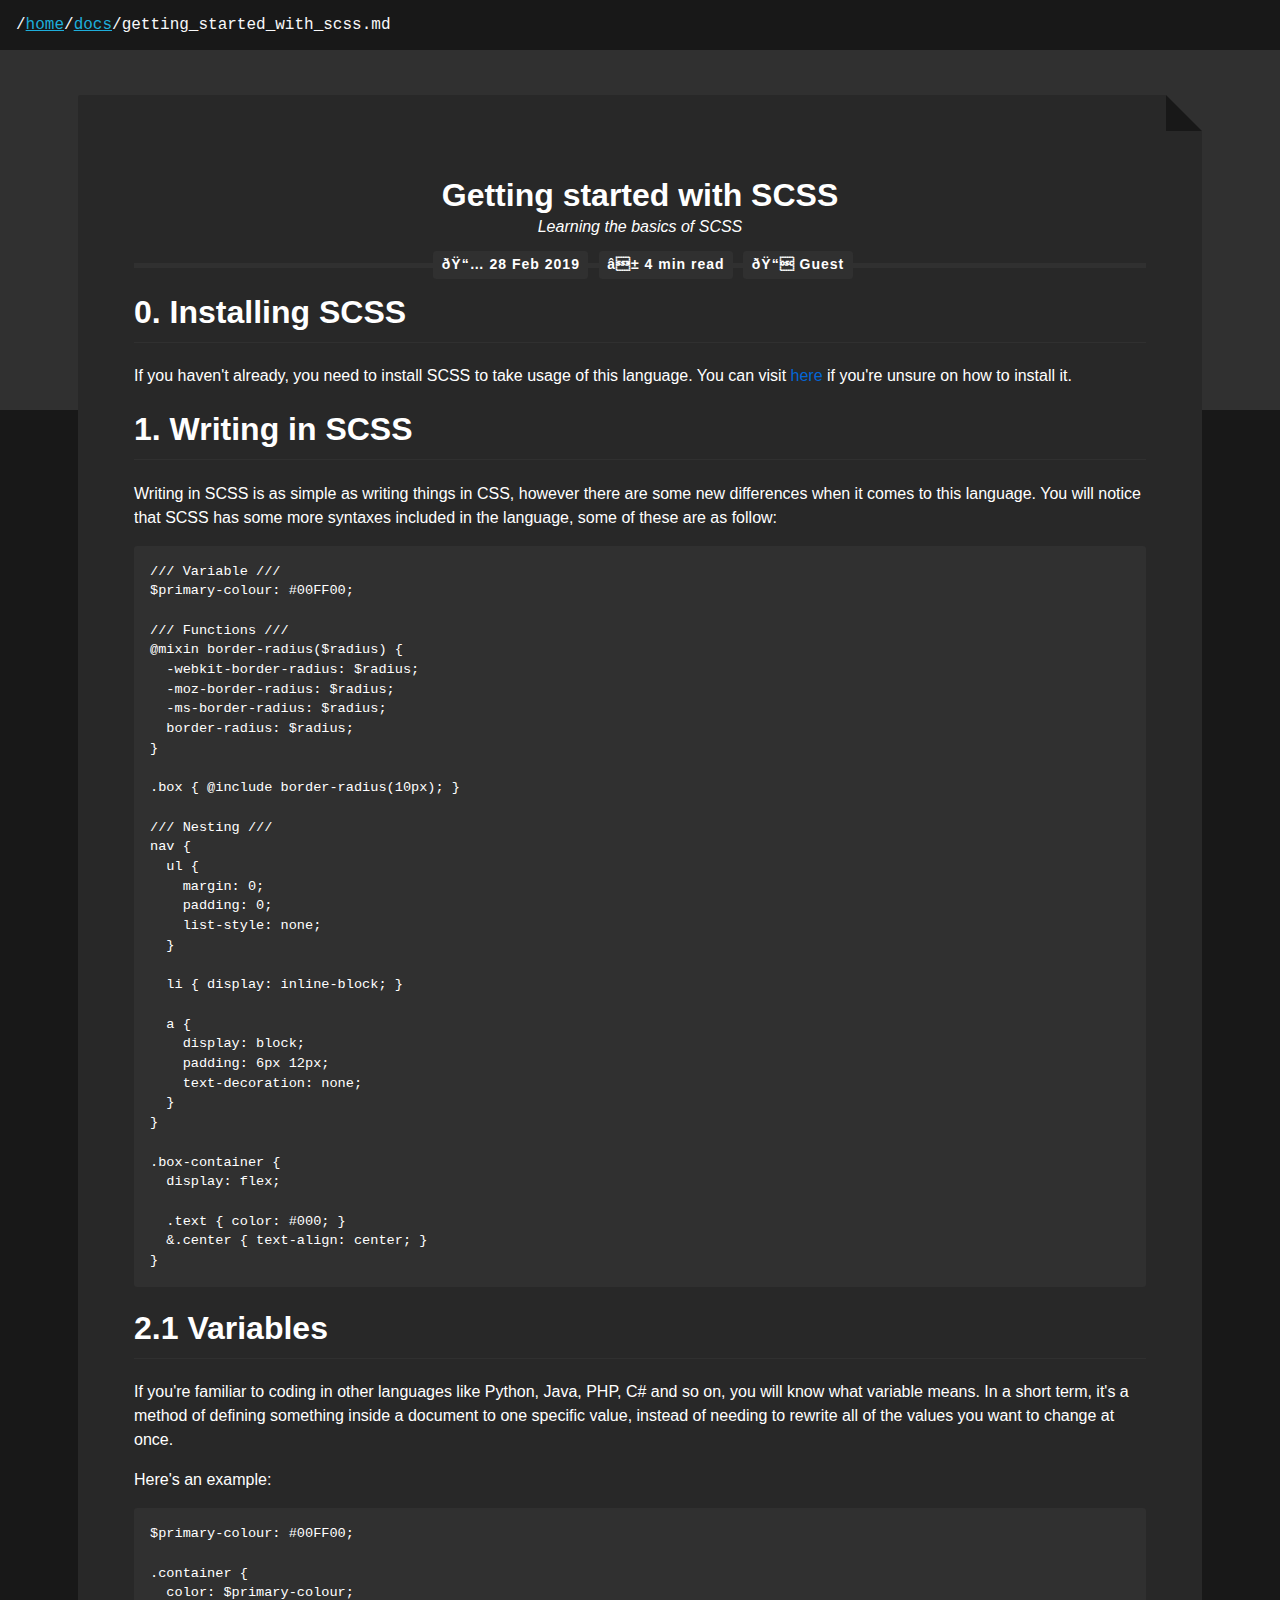
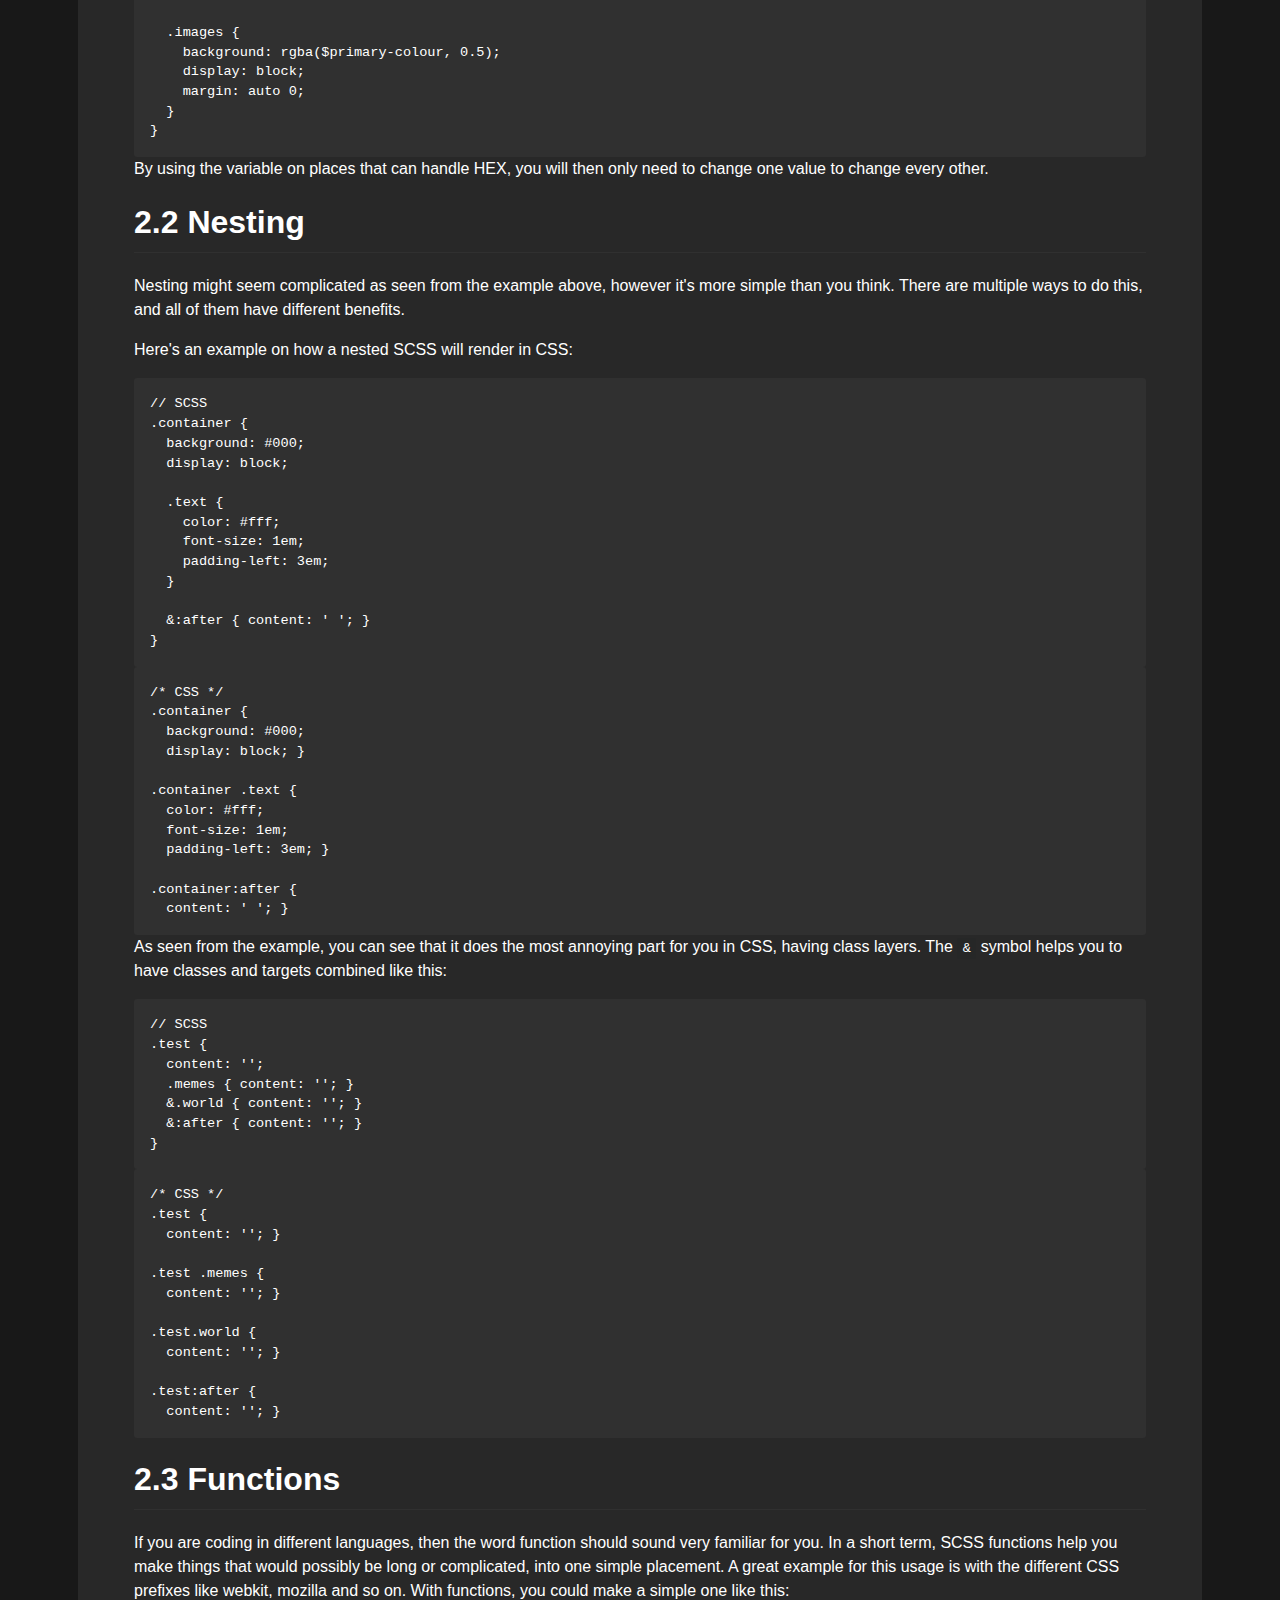
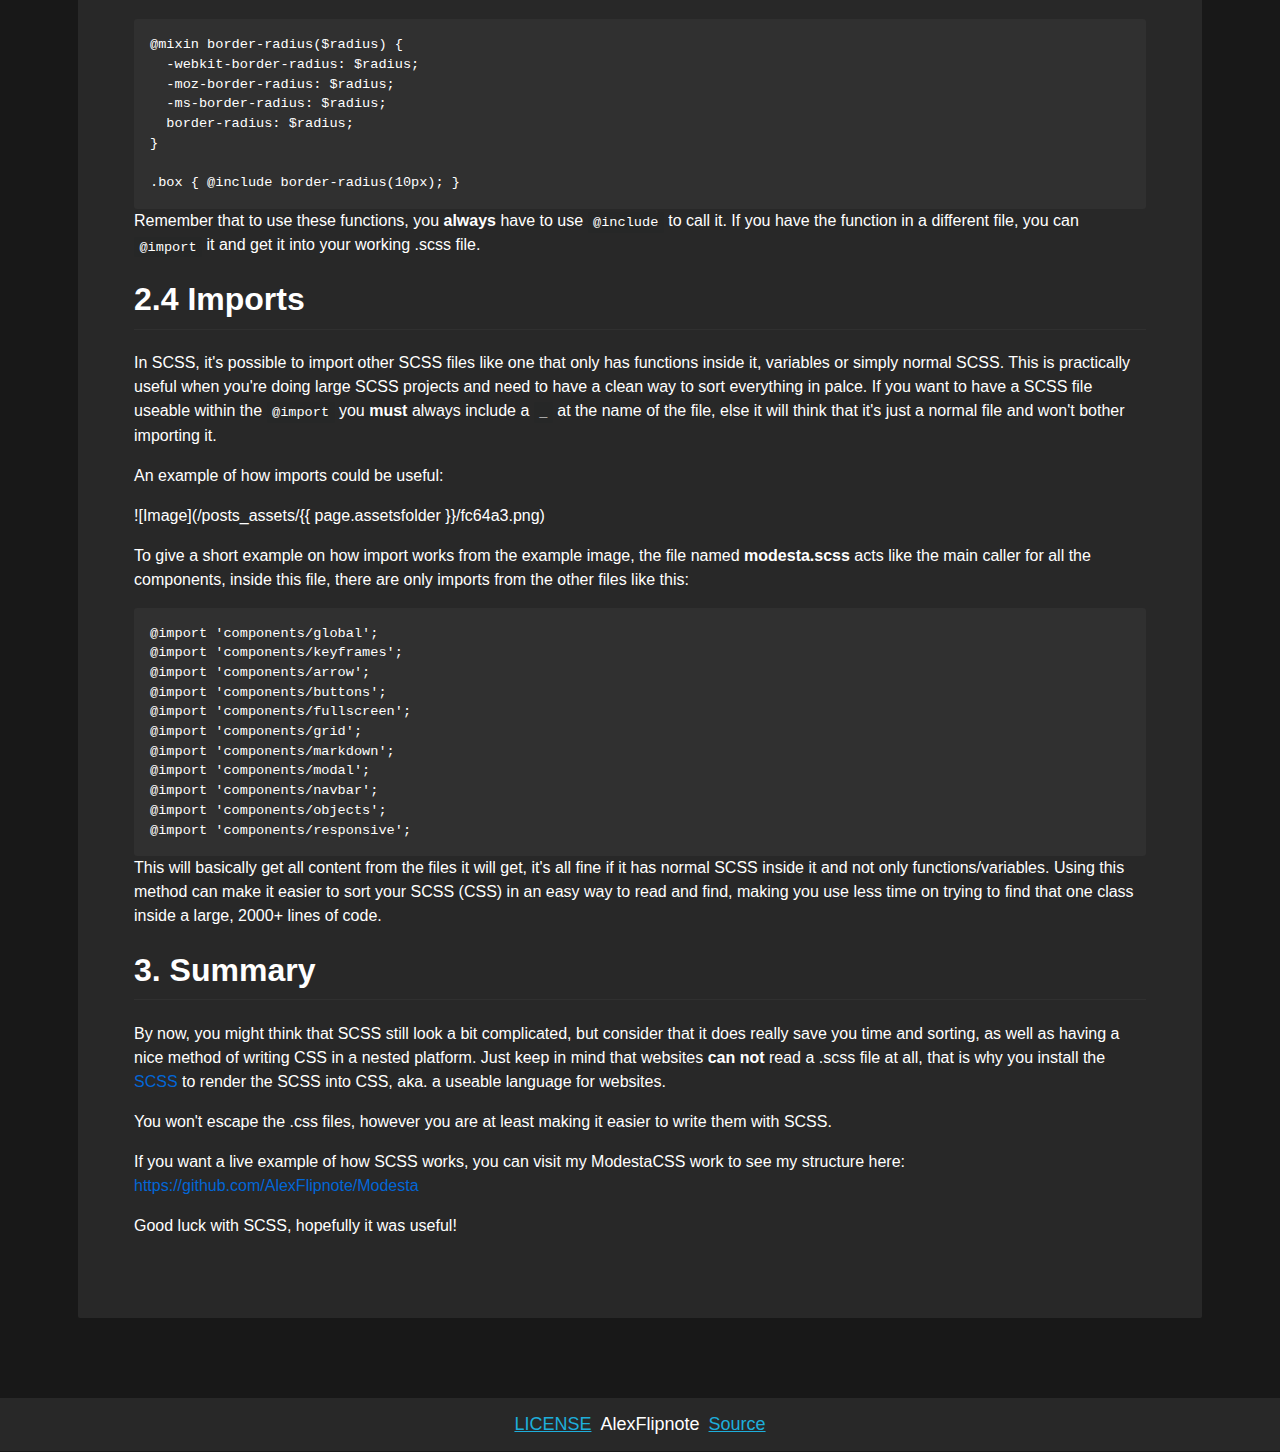
<file: docs/getting_started_with_scss/index.html>
<!DOCTYPE html>
<html lang="en">
  <head>
    
<title>Getting started with SCSS</title>

<meta httpEquiv="Content-Type" content="text/html; charset=UTF-8"/>
<meta name="viewport" content="width=device-width, initial-scale=1, maximum-scale=1.0, user-scalable=no"/>
<meta name="theme-color" content="#14bae4"/>
<link rel="icon" type="image/x-icon" href="/static/images/favicon.ico"></link>
<meta property="og:image" content="/static/images/branding/avatar.png" />

<meta content="Getting started with SCSS" property="og:title"/>
<meta content="Learning the basics of SCSS" property="og:description"/>
<meta content="Learning the basics of SCSS" name="description"/>

<meta name="revisit-after" content="2 days"/>
<meta name="keywords" content="tutorial, start, scss, getting started, easy"/>
<meta property="og:locale" content="en_GB"/>
<link rel="canonical" href="https://alexflipnote.dev/docs/getting_started_with_scss" />
<meta property="og:url" content="https://alexflipnote.dev/docs/getting_started_with_scss" />
<meta property="og:site_name" content="AlexFlipnote"/>
<meta name="twitter:card" content="summary"/>
<meta name="twitter:site" content="@AlexFlipnote"/>

<!-- CSS -->
<link href="/static/css/modesta.css" type="text/css" rel="stylesheet">
<link href="/static/css/markdown.css" type="text/css" rel="stylesheet">
<link href="/static/css/emojis.css" type="text/css" rel="stylesheet">
<link href="/static/css/custom.css" type="text/css" rel="stylesheet">

<!-- JavaScript -->
<script src="/static/js/main.js" type="text/javascript" charset="utf-8"></script>
    <script src="/static/js/countable.min.js"></script>
    <script>
      document.addEventListener('DOMContentLoaded', function() {
        // Give each header a topic
        var headings = document.querySelectorAll("h1[id], h2[id], h3[id], h4[id], h5[id], h6[id]");

        for (var i = 0; i < headings.length; i++) {
          headings[i].innerHTML =
            '<a style="color: #fff;" href="#' + headings[i].id + '">' +
              headings[i].innerText +
            '</a>';
        }

        // Give an estimated time on when you're done reading
        var article = document.getElementsByClassName("paper")[0];
        Countable.count(article, function (counter) {
          var wpm = 200;
          var estimatedRaw = counter.words / wpm;
          var minutes = Math.round(estimatedRaw);

          var effectiveTime = (minutes < 1) ? "a couple of secs" : minutes + " min read";
          document.getElementById("reading-time").innerHTML += effectiveTime;
        });
      }, false);
    </script>
  </head>
  <body class="dark-theme github">
    <div class="box-container highlight-flat no-border-radius" style="margin-bottom: 0;">
  <p class="container light-text no-margin no-padding topbar monospace" style="font-size: 16px;">
      /<a href="/">home</a>/<a href="/docs">docs</a>/getting_started_with_scss.md  </p>
</div>
    <div class="paper-container">
        <div class="ribbon secondary"></div>      <div class="paper markdown-jekyll">
        <div class="blog-title text-center">
          <h1 class="no-margin no-padding no-border">Getting started with SCSS</h1>
          <p class="italic no-margin no-padding no-border">Learning the basics of SCSS</p>
        </div>
        <div class="blog-splitter">
          <hr class="blog-split-yes">
          <div class="blog-labels text-center">
            <span class="label secondary">📅 28 Feb 2019</span>
            <span class="label secondary" id="reading-time">⏱ </span>
            <span class="label secondary">📝 Guest</span>
          </div>
        </div>
        <h1 id="0-installing-scss">0. Installing SCSS</h1>
<p>If you haven't already, you need to install SCSS to take usage of this language.
You can visit <a href="https://sass-lang.com/">here</a> if you're unsure on how to install it.</p>
<h1 id="1-writing-in-scss">1. Writing in SCSS</h1>
<p>Writing in SCSS is as simple as writing things in CSS, however there are some new differences when it comes to this language. You will notice that SCSS has some more syntaxes included in the language, some of these are as follow:</p>
<pre><code class="language-scss">/// Variable ///
$primary-colour: #00FF00;

/// Functions ///
@mixin border-radius($radius) {
  -webkit-border-radius: $radius;
  -moz-border-radius: $radius;
  -ms-border-radius: $radius;
  border-radius: $radius;
}

.box { @include border-radius(10px); }

/// Nesting ///
nav {
  ul {
    margin: 0;
    padding: 0;
    list-style: none;
  }

  li { display: inline-block; }

  a {
    display: block;
    padding: 6px 12px;
    text-decoration: none;
  }
}

.box-container {
  display: flex;

  .text { color: #000; }
  &amp;.center { text-align: center; }
}</code></pre>
<h1 id="2-1-variables">2.1 Variables</h1>
<p>If you're familiar to coding in other languages like Python, Java, PHP, C# and so on, you will know what variable means.
In a short term, it's a method of defining something inside a document to one specific value, instead of needing to rewrite all of the values you want to change at once.</p>
<p>Here's an example:</p>
<pre><code class="language-scss">$primary-colour: #00FF00;

.container {
  color: $primary-colour;

  .images {
    background: rgba($primary-colour, 0.5);
    display: block;
    margin: auto 0;
  }
}</code></pre>
<p>By using the variable on places that can handle HEX, you will then only need to change one value to change every other.</p>
<h1 id="2-2-nesting">2.2 Nesting</h1>
<p>Nesting might seem complicated as seen from the example above, however it's more simple than you think.
There are multiple ways to do this, and all of them have different benefits.</p>
<p>Here's an example on how a nested SCSS will render in CSS:</p>
<pre><code class="language-scss">// SCSS
.container {
  background: #000;
  display: block;

  .text {
    color: #fff;
    font-size: 1em;
    padding-left: 3em;
  }

  &amp;:after { content: ' '; }
}</code></pre>
<pre><code class="language-css">/* CSS */
.container {
  background: #000;
  display: block; }

.container .text {
  color: #fff;
  font-size: 1em;
  padding-left: 3em; }

.container:after {
  content: ' '; }</code></pre>
<p>As seen from the example, you can see that it does the most annoying part for you in CSS, having class layers.
The <code>&amp;</code> symbol helps you to have classes and targets combined like this:</p>
<pre><code class="language-scss">// SCSS
.test {
  content: '';
  .memes { content: ''; }
  &amp;.world { content: ''; }
  &amp;:after { content: ''; }
}</code></pre>
<pre><code class="language-css">/* CSS */
.test {
  content: ''; }

.test .memes {
  content: ''; }

.test.world {
  content: ''; }

.test:after {
  content: ''; }</code></pre>
<h1 id="2-3-functions">2.3 Functions</h1>
<p>If you are coding in different languages, then the word function should sound very familiar for you.
In a short term, SCSS functions help you make things that would possibly be long or complicated, into one simple placement.
A great example for this usage is with the different CSS prefixes like webkit, mozilla and so on. With functions, you could make a simple one like this:</p>
<pre><code class="language-scss">@mixin border-radius($radius) {
  -webkit-border-radius: $radius;
  -moz-border-radius: $radius;
  -ms-border-radius: $radius;
  border-radius: $radius;
}

.box { @include border-radius(10px); }</code></pre>
<p>Remember that to use these functions, you <strong>always</strong> have to use <code>@include</code> to call it.
If you have the function in a different file, you can <code>@import</code> it and get it into your working .scss file.</p>
<h1 id="2-4-imports">2.4 Imports</h1>
<p>In SCSS, it's possible to import other SCSS files like one that only has functions inside it, variables or simply normal SCSS.
This is practically useful when you're doing large SCSS projects and need to have a clean way to sort everything in palce.
If you want to have a SCSS file useable within the <code>@import</code> you <strong>must</strong> always include a <code>_</code> at the name of the file, else it will
think that it's just a normal file and won't bother importing it.</p>
<p>An example of how imports could be useful:</p>
<p>![Image](/posts_assets/{{ page.assetsfolder }}/fc64a3.png)</p>
<p>To give a short example on how import works from the example image, the file named <strong>modesta.scss</strong> acts like the main caller for all the components, inside this file, there are only imports from the other files like this:</p>
<pre><code class="language-scss">@import 'components/global';
@import 'components/keyframes';
@import 'components/arrow';
@import 'components/buttons';
@import 'components/fullscreen';
@import 'components/grid';
@import 'components/markdown';
@import 'components/modal';
@import 'components/navbar';
@import 'components/objects';
@import 'components/responsive';</code></pre>
<p>This will basically get all content from the files it will get, it's all fine if it has normal SCSS inside it and not only functions/variables.
Using this method can make it easier to sort your SCSS (CSS) in an easy way to read and find, making you use less time on trying to find that one class inside a large, 2000+ lines of code.</p>
<h1 id="3-summary">3. Summary</h1>
<p>By now, you might think that SCSS still look a bit complicated, but consider that it does really save you time and sorting, as well as having a nice method of writing CSS in a nested platform. Just keep in mind that websites <strong>can not</strong> read a .scss file at all, that is why you install the <a href="https://sass-lang.com/">SCSS</a> to render the SCSS into CSS, aka. a useable language for websites.</p>
<p>You won't escape the .css files, however you are at least making it easier to write them with SCSS.</p>
<p>If you want a live example of how SCSS works, you can visit my ModestaCSS work to see my structure here:<br>
<a href="https://github.com/AlexFlipnote/Modesta">https://github.com/AlexFlipnote/Modesta</a></p>
<p>Good luck with SCSS, hopefully it was useful!</p>      </div>
    </div>
    
<footer class="text-center box-container primary-bg">
  <p className="no-margin">
    <a href="https://github.com/AlexFlipnote/alexflipnote.github.io/blob/master/LICENSE" target="_blank" rel="noreferrer">LICENSE</a>
      <span className="footer-name">AlexFlipnote</span>
    <a href="https://github.com/AlexFlipnote/alexflipnote.github.io" target="_blank" rel="noreferrer">Source</a>
  </p>
</footer>
  </body>
</html>
</file>
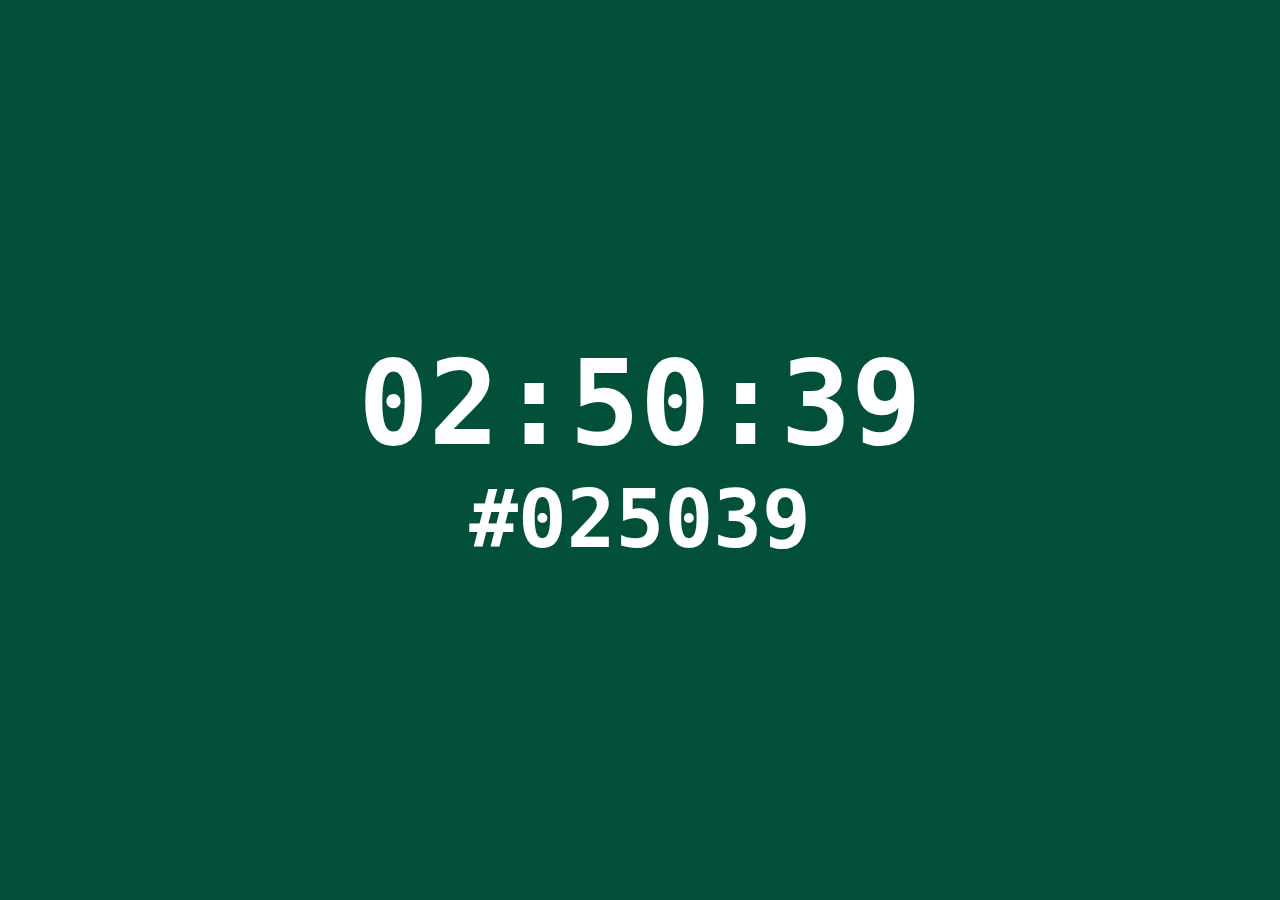
<file: playground/hexclock/index.html>
<html>
  <head>
    
<title>HEX Clock - #000000</title>

<meta httpEquiv="Content-Type" content="text/html; charset=UTF-8"/>
<meta name="viewport" content="width=device-width, initial-scale=1, maximum-scale=1.0, user-scalable=no"/>
<meta name="theme-color" content="#14bae4"/>
<link rel="icon" type="image/x-icon" href="/static/images/favicon.ico"></link>
<meta property="og:image" content="/static/images/branding/avatar.png" />

<meta content="HEX Clock - #000000" property="og:title"/>
<meta content="The clock that changes the HEX background after 24h clock" property="og:description"/>
<meta content="The clock that changes the HEX background after 24h clock" name="description"/>

<meta name="revisit-after" content="2 days"/>
<meta name="keywords" content="AlexFlipnote, Twitter, Developer, Github"/>
<meta property="og:locale" content="en_GB"/>
<link rel="canonical" href="https://alexflipnote.dev/playground/hexclock" />
<meta property="og:url" content="https://alexflipnote.dev/playground/hexclock" />
<meta property="og:site_name" content="AlexFlipnote"/>
<meta name="twitter:card" content="summary"/>
<meta name="twitter:site" content="@AlexFlipnote"/>

<!-- CSS -->
<link href="/static/css/modesta.css" type="text/css" rel="stylesheet">
<link href="/static/css/markdown.css" type="text/css" rel="stylesheet">
<link href="/static/css/emojis.css" type="text/css" rel="stylesheet">
<link href="/static/css/custom.css" type="text/css" rel="stylesheet">

<!-- JavaScript -->
<script src="/static/js/main.js" type="text/javascript" charset="utf-8"></script>
    <link href="/static/css/hexclock.css" type="text/css" rel="stylesheet"/>
    <script src="/static/js/hexclock.js" type="text/javascript"></script>
  </head>
  <body id="bg" style="background-color: #000000" class="dark-theme">
    <div class="center-object center-text time-container">
      <h1 id="timetext" class="time no-margin">00:00:00</h1>
      <h1 id="time" class="hex no-margin">#000000</h1>
    </div>
  </body>
</html>
</file>
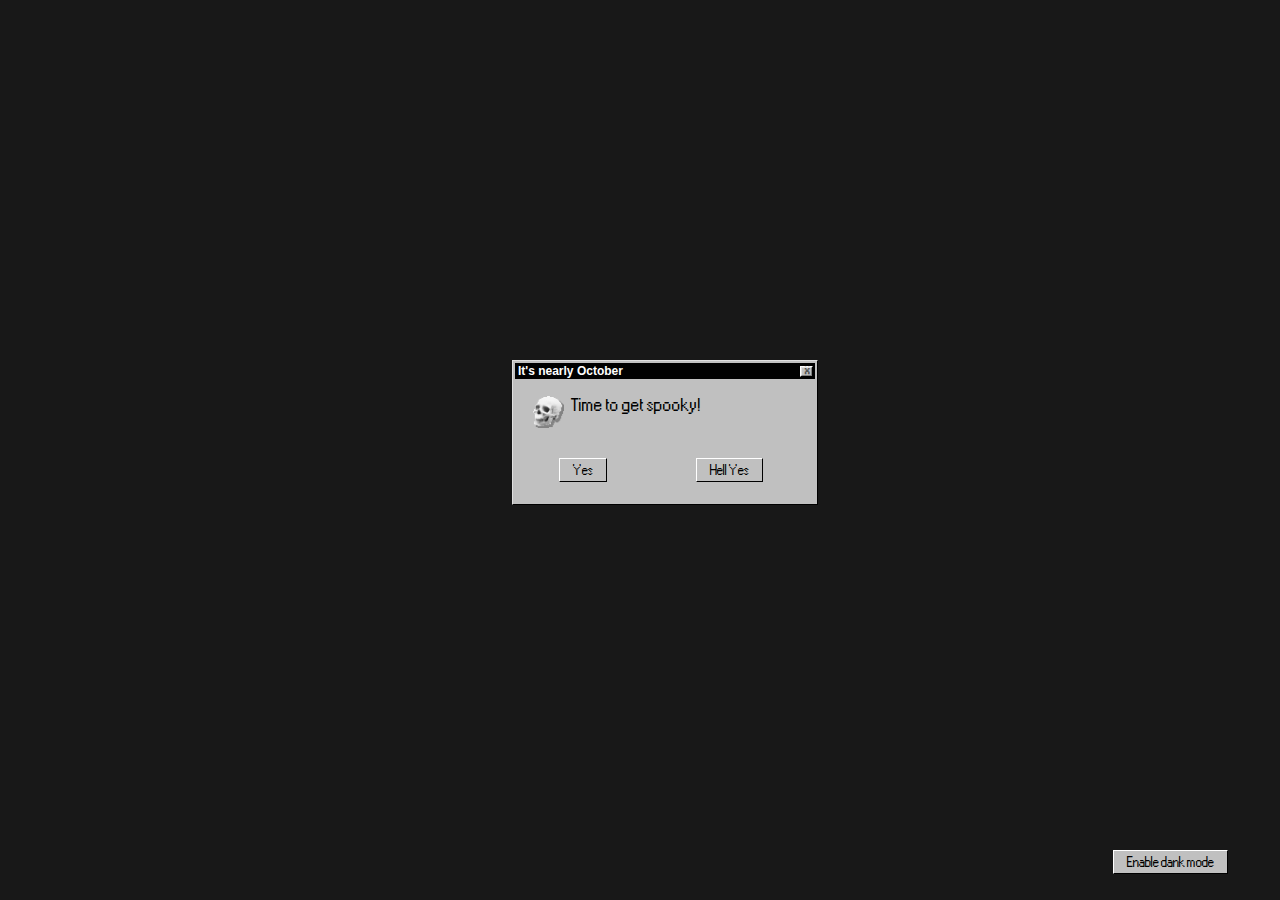
<file: playground/spooky/index.html>
<html>
  <head>
    <title>Spooktober</title>
    <meta http-equiv="Content-Type" content="text/html; charset=UTF-8"/>
    <meta name="viewport" content="width=device-width, initial-scale=1, maximum-scale=1.0, user-scalable=no"/>
    <meta name="theme-color" content="#000000"/>
    <meta content="https://alexflipnote.dev/static/images/skull_full.png" property="og:image"/>
    <link rel="icon" type="image/x-icon" href="https://alexflipnote.dev/static/images/skull.png"/>
    <meta content="Spooktober" property="og:title"/>
    <meta content="Have a spooky October!" property="og:description"/>
    <meta content="Have a spooky October!" name="description"/>
    <link href="/static/css/spooky.css" type="text/css" rel="stylesheet"/>
    <script src="/static/js/spooky.js" type="text/javascript" charset="utf-8"></script>
  </head>
  <body>
    <section id="window">
      <div id="drag" class="window win-animation">
        <div id="drag-titlebar" class="window-titlebar">
          <div class="window-title-area"><span class="window-title">It's nearly October</span>
          </div>
          <button id="window-close" class="window-close-button window-button tooltip"><span class="tooltiptext">You can't escape!</span>
          </button>
        </div>
        <div class="window-content flex-gird"><img src="/static/images/skull.png" draggable="false" class="alert"/>
          <div class="alert-text">
            <p class="alert-inner-text">Time to get spooky!</p>
          </div>
        </div>
        <div class="window-buttons center">
          <button id="spooktime">Yes</button>
          <button id="spooktime2">Hell Yes</button>
        </div>
      </div>
    </section>
    <div id="dankmode">
      <button id="dank">Enable dank mode</button>
    </div>
    <div id="spookwindow">
      <h1 id="timer" style="font-family: Verdana;">You've been spooked for <br/> <span id="time">0.0s</span>
      </h1>
      <video loop id="spookyvid">Your browser does not support video...</video>
    </div>
  </body>
</html>
</file>
<file: static/css/modesta.css>
/*!
 * Modesta v3.0.6 (https://modesta.alexflipnote.dev)
 * Made by AlexFlipnote (https://alexflipnote.dev)
 * Licensed under MIT (https://github.com/AlexFlipnote/Modesta/blob/master/LICENSE)
 */html,body{height:100%;margin:0 auto}input[type=checkbox],input[type=radio]{height:auto;padding:initial}input,textarea,select,fieldset{margin-bottom:1rem}label,legend{display:block;font-weight:600;margin-bottom:.5rem}form{margin-bottom:0}@keyframes button-enter{from{opacity:0;top:2em}70%{top:-0.3em}100%{opacity:1;top:0}}@keyframes bounce-button{from,20%,53%,80%,to{animation-timing-function:cubic-bezier(0.215, 0.61, 0.355, 1);transform:translate3d(0, 0, 0)}40%,43%{animation-timing-function:cubic-bezier(0.755, 0.05, 0.855, 0.06);transform:translate3d(0, -30px, 0)}70%{animation-timing-function:cubic-bezier(0.755, 0.05, 0.855, 0.06);transform:translate3d(0, -15px, 0)}90%{transform:translate3d(0, -4px, 0)}}@keyframes bounce{0%,20%,50%,80%,100%{transform:translateY(0)}40%{transform:translateY(-30px)}60%{transform:translateY(-15px)}}@keyframes fading{from{opacity:0}100%{opacity:1}}@keyframes fade-from-top{from{opacity:0;transform:translate3d(0, -100%, 0)}100%{opacity:1;transform:translate3d(0, 0, 0)}}@keyframes fade-from-bottom{from{opacity:0;transform:translate3d(0, 100%, 0)}100%{opacity:1;transform:translate3d(0, 0, 0)}}@keyframes fade-from-left{from{opacity:0;transform:translate3d(-100%, 0, 0)}100%{opacity:1;transform:translate3d(0, 0, 0)}}@keyframes fade-from-right{from{opacity:0;transform:translate3d(100%, 0, 0)}100%{opacity:1;transform:translate3d(0, 0, 0)}}@keyframes fade-from-back{from{opacity:0;transform:scale3d(0.5, 0.5, 0.5)}100%{opacity:1}}@keyframes fade-from-front{from{opacity:0;transform:scale3d(1.5, 1.5, 1.5)}100%{opacity:1}}@keyframes load{0%,80%,100%{box-shadow:0 0,0 0;height:4em}40%{box-shadow:0 -1.75em,0 1.75em;height:4em}}.dark-theme{background-color:#181818;color:#fff}.dark-theme .paper-container .ribbon{background-color:#303030}.dark-theme .paper-container .paper{background:linear-gradient(225deg, transparent 26px, #282828 0)}.dark-theme .paper-container .paper::before{border-color:#181818 transparent}.dark-theme .markdown-jekyll{color:#fff}.dark-theme .markdown-jekyll hr{background-color:#303030;border-bottom:1px solid #303030;border-bottom-color:#303030}.dark-theme .markdown-jekyll h1,.dark-theme .markdown-jekyll h2{border-bottom:1px solid #303030}.dark-theme .markdown-jekyll tr{background-color:#282828}.dark-theme .markdown-jekyll tr:nth-child(2n){background-color:#303030}.dark-theme .markdown-jekyll .highlight{background:#303030 !important}.dark-theme .markdown-jekyll .highlighter-rouge{background:#303030 !important;border:1px solid #303030}.dark-theme .tooltip::after{background-color:#303030;color:#fff}.dark-theme .loader,.dark-theme .loader::before,.dark-theme .loader::after{background-color:#fff;color:#fff}.dark-theme .fullscreen{background-color:#181818}.dark-theme .label{background-color:#303030;color:#fff}.dark-theme input,.dark-theme select,.dark-theme textarea,.dark-theme button{background-color:#303030;color:#fff}.dark-theme table{color:#fff}.dark-theme table th,.dark-theme table td{border:1px solid #303030}.dark-theme table tr{background-color:#282828;border:1px solid #303030}.dark-theme table tr:nth-child(2n){background-color:#303030}@media(max-width: 550px){.dark-theme .paper-container .paper{background:#282828}}.dark-theme .highlight-bg{background-color:#181818}.dark-theme .primary-bg{background-color:#282828}.dark-theme .secondary-bg{background-color:#303030}.dark-theme .highlight-text{color:#181818}.dark-theme .primary-text{color:#282828}.dark-theme .secondary-text{color:#303030}.dark-theme .theme-text{color:#fff}.light-theme{background-color:#f5f5f5;color:#000}.light-theme .paper-container .ribbon{background-color:#d9d9d9}.light-theme .paper-container .paper{background:linear-gradient(225deg, transparent 26px, #ececec 0)}.light-theme .paper-container .paper::before{border-color:#f5f5f5 transparent}.light-theme .markdown-jekyll{color:#000}.light-theme .markdown-jekyll hr{background-color:#d9d9d9;border-bottom:1px solid #d9d9d9;border-bottom-color:#d9d9d9}.light-theme .markdown-jekyll h1,.light-theme .markdown-jekyll h2{border-bottom:1px solid #d9d9d9}.light-theme .markdown-jekyll tr{background-color:#ececec}.light-theme .markdown-jekyll tr:nth-child(2n){background-color:#d9d9d9}.light-theme .markdown-jekyll .highlight{background:#d9d9d9 !important}.light-theme .markdown-jekyll .highlighter-rouge{background:#d9d9d9 !important;border:1px solid #d9d9d9}.light-theme .tooltip::after{background-color:#d9d9d9;color:#000}.light-theme .loader,.light-theme .loader::before,.light-theme .loader::after{background-color:#000;color:#000}.light-theme .fullscreen{background-color:#f5f5f5}.light-theme .label{background-color:#d9d9d9;color:#000}.light-theme input,.light-theme select,.light-theme textarea,.light-theme button{background-color:#d9d9d9;color:#000}.light-theme table{color:#000}.light-theme table th,.light-theme table td{border:1px solid #d9d9d9}.light-theme table tr{background-color:#ececec;border:1px solid #d9d9d9}.light-theme table tr:nth-child(2n){background-color:#d9d9d9}@media(max-width: 550px){.light-theme .paper-container .paper{background:#ececec}}.light-theme .highlight-bg{background-color:#f5f5f5}.light-theme .primary-bg{background-color:#ececec}.light-theme .secondary-bg{background-color:#d9d9d9}.light-theme .highlight-text{color:#f5f5f5}.light-theme .primary-text{color:#ececec}.light-theme .secondary-text{color:#d9d9d9}.light-theme .theme-text{color:#000}.buttons{align-items:center;display:flex;justify-content:center;text-align:center}.btn{backface-visibility:hidden;background-color:transparent;border:0;box-sizing:border-box;cursor:pointer;display:inline-block;font-size:16px;height:38px;line-height:38px;margin:.5em;padding:0 30px;text-align:center;text-decoration:none;white-space:nowrap}.btn:hover{filter:brightness(65%);transition:filter 200ms ease}.btn.alizarin-dropshadow:hover{filter:drop-shadow(5px 5px 0 rgba(231, 76, 60, 0.6)) brightness(50%)}.btn.amethyst-dropshadow:hover{filter:drop-shadow(5px 5px 0 rgba(155, 89, 182, 0.6)) brightness(50%)}.btn.aqua-blue-dropshadow:hover{filter:drop-shadow(5px 5px 0 rgba(0, 98, 102, 0.6)) brightness(50%)}.btn.asbestos-dropshadow:hover{filter:drop-shadow(5px 5px 0 rgba(127, 140, 141, 0.6)) brightness(50%)}.btn.belize-hole-dropshadow:hover{filter:drop-shadow(5px 5px 0 rgba(41, 128, 185, 0.6)) brightness(50%)}.btn.black-dropshadow:hover{filter:drop-shadow(5px 5px 0 rgba(0, 0, 0, 0.6)) brightness(50%)}.btn.blurple-dropshadow:hover{filter:drop-shadow(5px 5px 0 rgba(114, 137, 218, 0.6)) brightness(50%)}.btn.cardboard-dropshadow:hover{filter:drop-shadow(5px 5px 0 rgba(165, 136, 85, 0.6)) brightness(50%)}.btn.carrot-dropshadow:hover{filter:drop-shadow(5px 5px 0 rgba(230, 126, 34, 0.6)) brightness(50%)}.btn.clouds-dropshadow:hover{filter:drop-shadow(5px 5px 0 rgba(236, 240, 241, 0.6)) brightness(50%)}.btn.concrete-dropshadow:hover{filter:drop-shadow(5px 5px 0 rgba(149, 165, 166, 0.6)) brightness(50%)}.btn.cubered-dropshadow:hover{filter:drop-shadow(5px 5px 0 rgba(239, 12, 12, 0.6)) brightness(50%)}.btn.dark-not-black-dropshadow:hover{filter:drop-shadow(5px 5px 0 rgba(44, 47, 51, 0.6)) brightness(50%)}.btn.dark-dropshadow:hover{filter:drop-shadow(5px 5px 0 rgba(52, 58, 64, 0.6)) brightness(50%)}.btn.disco-ball-dropshadow:hover{filter:drop-shadow(5px 5px 0 rgba(37, 204, 247, 0.6)) brightness(50%)}.btn.emerald-dropshadow:hover{filter:drop-shadow(5px 5px 0 rgba(46, 204, 113, 0.6)) brightness(50%)}.btn.energy-drink-dropshadow:hover{filter:drop-shadow(5px 5px 0 rgba(196, 229, 56, 0.6)) brightness(50%)}.btn.fuchsia-dropshadow:hover{filter:drop-shadow(5px 5px 0 rgba(179, 55, 113, 0.6)) brightness(50%)}.btn.gold-dropshadow:hover{filter:drop-shadow(5px 5px 0 rgba(255, 215, 0, 0.6)) brightness(50%)}.btn.green-sea-dropshadow:hover{filter:drop-shadow(5px 5px 0 rgba(22, 160, 133, 0.6)) brightness(50%)}.btn.greyple-dropshadow:hover{filter:drop-shadow(5px 5px 0 rgba(153, 170, 181, 0.6)) brightness(50%)}.btn.highlight-dropshadow:hover{filter:drop-shadow(5px 5px 0 rgba(24, 24, 24, 0.6)) brightness(50%)}.btn.honey-dropshadow:hover{filter:drop-shadow(5px 5px 0 rgba(234, 181, 67, 0.6)) brightness(50%)}.btn.lavender-dropshadow:hover{filter:drop-shadow(5px 5px 0 rgba(181, 126, 220, 0.6)) brightness(50%)}.btn.light-dropshadow:hover{filter:drop-shadow(5px 5px 0 rgba(248, 249, 250, 0.6)) brightness(50%)}.btn.lemon-dropshadow:hover{filter:drop-shadow(5px 5px 0 rgba(255, 234, 167, 0.6)) brightness(50%)}.btn.marine-blue-dropshadow:hover{filter:drop-shadow(5px 5px 0 rgba(6, 82, 221, 0.6)) brightness(50%)}.btn.midnight-blue-dropshadow:hover{filter:drop-shadow(5px 5px 0 rgba(44, 62, 80, 0.6)) brightness(50%)}.btn.navy-blue-dropshadow:hover{filter:drop-shadow(5px 5px 0 rgba(24, 44, 97, 0.6)) brightness(50%)}.btn.nephritis-blue-dropshadow:hover{filter:drop-shadow(5px 5px 0 rgba(39, 174, 96, 0.6)) brightness(50%)}.btn.not-black-dropshadow:hover{filter:drop-shadow(5px 5px 0 rgba(35, 39, 42, 0.6)) brightness(50%)}.btn.orange-dropshadow:hover{filter:drop-shadow(5px 5px 0 rgba(243, 156, 18, 0.6)) brightness(50%)}.btn.peach-dropshadow:hover{filter:drop-shadow(5px 5px 0 rgba(244, 152, 152, 0.6)) brightness(50%)}.btn.peter-river-dropshadow:hover{filter:drop-shadow(5px 5px 0 rgba(52, 152, 219, 0.6)) brightness(50%)}.btn.pink-cherry-dropshadow:hover{filter:drop-shadow(5px 5px 0 rgba(232, 67, 147, 0.6)) brightness(50%)}.btn.pine-dropshadow:hover{filter:drop-shadow(5px 5px 0 rgba(189, 197, 129, 0.6)) brightness(50%)}.btn.pinewood-dropshadow:hover{filter:drop-shadow(5px 5px 0 rgba(253, 203, 110, 0.6)) brightness(50%)}.btn.pomegranate-dropshadow:hover{filter:drop-shadow(5px 5px 0 rgba(192, 57, 43, 0.6)) brightness(50%)}.btn.primary-dropshadow:hover{filter:drop-shadow(5px 5px 0 rgba(40, 40, 40, 0.6)) brightness(50%)}.btn.pumpkin-dropshadow:hover{filter:drop-shadow(5px 5px 0 rgba(211, 84, 0, 0.6)) brightness(50%)}.btn.rasberry-dropshadow:hover{filter:drop-shadow(5px 5px 0 rgba(197, 29, 74, 0.6)) brightness(50%)}.btn.raw-purple-dropshadow:hover{filter:drop-shadow(5px 5px 0 rgba(114, 34, 201, 0.6)) brightness(50%)}.btn.secondary-dropshadow:hover{filter:drop-shadow(5px 5px 0 rgba(48, 48, 48, 0.6)) brightness(50%)}.btn.silver-dropshadow:hover{filter:drop-shadow(5px 5px 0 rgba(127, 140, 141, 0.6)) brightness(50%)}.btn.soft-purple-dropshadow:hover{filter:drop-shadow(5px 5px 0 rgba(108, 92, 231, 0.6)) brightness(50%)}.btn.sun-flower-dropshadow:hover{filter:drop-shadow(5px 5px 0 rgba(241, 196, 15, 0.6)) brightness(50%)}.btn.transparent-dropshadow:hover{filter:drop-shadow(5px 5px 0 rgba(0, 0, 0, 0.6)) brightness(50%)}.btn.turquoise-dropshadow:hover{filter:drop-shadow(5px 5px 0 rgba(26, 188, 156, 0.6)) brightness(50%)}.btn.watermelon-dropshadow:hover{filter:drop-shadow(5px 5px 0 rgba(255, 71, 87, 0.6)) brightness(50%)}.btn.wet-asphalt-dropshadow:hover{filter:drop-shadow(5px 5px 0 rgba(52, 73, 94, 0.6)) brightness(50%)}.btn.white-dropshadow:hover{filter:drop-shadow(5px 5px 0 rgba(255, 255, 255, 0.6)) brightness(50%)}.btn.wisteria-dropshadow:hover{filter:drop-shadow(5px 5px 0 rgba(142, 68, 173, 0.6)) brightness(50%)}.btn.amazon-dropshadow:hover{filter:drop-shadow(5px 5px 0 rgba(255, 153, 0, 0.6)) brightness(50%)}.btn.android-dropshadow:hover{filter:drop-shadow(5px 5px 0 rgba(142, 192, 71, 0.6)) brightness(50%)}.btn.bandcamp-dropshadow:hover{filter:drop-shadow(5px 5px 0 rgba(97, 154, 169, 0.6)) brightness(50%)}.btn.deviantart-dropshadow:hover{filter:drop-shadow(5px 5px 0 rgba(5, 204, 71, 0.6)) brightness(50%)}.btn.discord-dropshadow:hover{filter:drop-shadow(5px 5px 0 rgba(114, 137, 218, 0.6)) brightness(50%)}.btn.facebook-dropshadow:hover{filter:drop-shadow(5px 5px 0 rgba(59, 89, 152, 0.6)) brightness(50%)}.btn.gitea-dropshadow:hover{filter:drop-shadow(5px 5px 0 rgba(90, 165, 9, 0.6)) brightness(50%)}.btn.github-dropshadow:hover{filter:drop-shadow(5px 5px 0 rgba(41, 45, 50, 0.6)) brightness(50%)}.btn.gitlab-dropshadow:hover{filter:drop-shadow(5px 5px 0 rgba(252, 109, 38, 0.6)) brightness(50%)}.btn.google-dropshadow:hover{filter:drop-shadow(5px 5px 0 rgba(66, 133, 244, 0.6)) brightness(50%)}.btn.googleplus-dropshadow:hover{filter:drop-shadow(5px 5px 0 rgba(219, 68, 55, 0.6)) brightness(50%)}.btn.instagram-dropshadow:hover{filter:drop-shadow(5px 5px 0 rgba(195, 42, 163, 0.6)) brightness(50%)}.btn.line-dropshadow:hover{filter:drop-shadow(5px 5px 0 rgba(0, 185, 1, 0.6)) brightness(50%)}.btn.linkedin-dropshadow:hover{filter:drop-shadow(5px 5px 0 rgba(0, 123, 181, 0.6)) brightness(50%)}.btn.npm-dropshadow:hover{filter:drop-shadow(5px 5px 0 rgba(193, 33, 39, 0.6)) brightness(50%)}.btn.patreon-dropshadow:hover{filter:drop-shadow(5px 5px 0 rgba(249, 104, 84, 0.6)) brightness(50%)}.btn.paypal-dropshadow:hover{filter:drop-shadow(5px 5px 0 rgba(30, 156, 215, 0.6)) brightness(50%)}.btn.pinterest-dropshadow:hover{filter:drop-shadow(5px 5px 0 rgba(189, 8, 28, 0.6)) brightness(50%)}.btn.reddit-dropshadow:hover{filter:drop-shadow(5px 5px 0 rgba(255, 69, 0, 0.6)) brightness(50%)}.btn.skype-dropshadow:hover{filter:drop-shadow(5px 5px 0 rgba(65, 166, 237, 0.6)) brightness(50%)}.btn.slack-dropshadow:hover{filter:drop-shadow(5px 5px 0 rgba(77, 57, 75, 0.6)) brightness(50%)}.btn.snapchat-dropshadow:hover{filter:drop-shadow(5px 5px 0 rgba(255, 252, 0, 0.6)) brightness(50%)}.btn.soundcloud-dropshadow:hover{filter:drop-shadow(5px 5px 0 rgba(255, 85, 0, 0.6)) brightness(50%)}.btn.spotify-dropshadow:hover{filter:drop-shadow(5px 5px 0 rgba(30, 215, 96, 0.6)) brightness(50%)}.btn.steam-dropshadow:hover{filter:drop-shadow(5px 5px 0 rgba(27, 40, 56, 0.6)) brightness(50%)}.btn.telegram-dropshadow:hover{filter:drop-shadow(5px 5px 0 rgba(0, 136, 204, 0.6)) brightness(50%)}.btn.tumblr-dropshadow:hover{filter:drop-shadow(5px 5px 0 rgba(53, 70, 93, 0.6)) brightness(50%)}.btn.twitch-dropshadow:hover{filter:drop-shadow(5px 5px 0 rgba(100, 65, 164, 0.6)) brightness(50%)}.btn.twitter-dropshadow:hover{filter:drop-shadow(5px 5px 0 rgba(29, 161, 242, 0.6)) brightness(50%)}.btn.viber-dropshadow:hover{filter:drop-shadow(5px 5px 0 rgba(127, 77, 155, 0.6)) brightness(50%)}.btn.whatsapp-dropshadow:hover{filter:drop-shadow(5px 5px 0 rgba(37, 211, 102, 0.6)) brightness(50%)}.btn.youtube-dropshadow:hover{filter:drop-shadow(5px 5px 0 rgba(255, 0, 0, 0.6)) brightness(50%)}.btn.no-dark-hover:hover{filter:brightness(100%)}.btn.animation{animation:button-enter 1s ease-in-out forwards;opacity:0;position:relative}.btn.animation:nth-child(1){animation-delay:.25s}.btn.animation:nth-child(2){animation-delay:.5s}.btn.animation:nth-child(3){animation-delay:.75s}.btn.animation:nth-child(4){animation-delay:1s}.btn.animation:nth-child(5){animation-delay:1.25s}.btn.animation:nth-child(6){animation-delay:1.5s}.btn.animation:nth-child(7){animation-delay:1.75s}.btn.animation:nth-child(8){animation-delay:2s}.btn.animation:nth-child(9){animation-delay:2.25s}.btn.animation:nth-child(10){animation-delay:2.5s}.btn.animation:nth-child(11){animation-delay:2.75s}.btn.animation:nth-child(12){animation-delay:3s}.btn.animation:nth-child(13){animation-delay:3.25s}.btn.animation:nth-child(14){animation-delay:3.5s}.btn.animation:nth-child(15){animation-delay:3.75s}.btn.hover-scale{transition:transform 200ms ease}.btn.hover-scale:hover{transform:scale(1.05)}.btn.hover-scale-inset{transition:transform 200ms ease}.btn.hover-scale-inset:hover{transform:scale(0.95)}.btn.hover{transition:transform 200ms ease}.btn.hover:hover{transform:translateY(-0.5em)}.container{box-sizing:border-box;margin:0 auto;max-width:1100px;padding:0 2em;padding-top:1.5em;position:relative;width:100%}.flex-grid{box-sizing:border-box;display:flex;flex:0 1 auto;flex-direction:row;flex-wrap:wrap}.flex-grid .col-xs,.flex-grid .col-xs-1,.flex-grid .col-xs-2,.flex-grid .col-xs-3,.flex-grid .col-xs-4,.flex-grid .col-xs-5,.flex-grid .col-xs-6,.flex-grid .col-xs-7,.flex-grid .col-xs-8,.flex-grid .col-xs-9,.flex-grid .col-xs-10,.flex-grid .col-xs-11,.flex-grid .col-xs-12{box-sizing:border-box;flex:0 0 auto;padding-left:.5rem;padding-right:.5rem}.flex-grid [class^=col-xs]:first-child{padding-left:0}.flex-grid [class^=col-xs]:last-child{padding-right:0}.flex-grid .col-xs{flex-basis:0;flex-grow:1;max-width:100%}.flex-grid .col-xs-1{flex-basis:8.33%;max-width:8.33%}.flex-grid .col-xs-2{flex-basis:16.66%;max-width:16.66%}.flex-grid .col-xs-3{flex-basis:25%;max-width:25%}.flex-grid .col-xs-4{flex-basis:33.33%;max-width:33.33%}.flex-grid .col-xs-5{flex-basis:41.66%;max-width:41.66%}.flex-grid .col-xs-6{flex-basis:50%;max-width:50%}.flex-grid .col-xs-7{flex-basis:58.33%;max-width:58.33%}.flex-grid .col-xs-8{flex-basis:66.66%;max-width:66.66%}.flex-grid .col-xs-9{flex-basis:75%;max-width:75%}.flex-grid .col-xs-10{flex-basis:83.33%;max-width:83.33%}.flex-grid .col-xs-11{flex-basis:91.66%;max-width:91.66%}.flex-grid .col-xs-12{flex-basis:100%;max-width:100%}.box-container{margin-bottom:2.5em;padding:1em;position:relative}.box-container.message{border-radius:0;margin-bottom:0;padding:.5em}.box-container.message .close{color:#fff;font-size:34px;font-weight:300;height:100%;line-height:24px;opacity:.6;position:absolute;right:.25em}.box-container.message .close:hover{cursor:pointer;opacity:1}.center-object{align-items:center;display:flex;flex-direction:column;height:100%;justify-content:center;position:absolute;top:0;vertical-align:middle;width:100%}.arrow{animation:fading 300ms ease-in-out;bottom:20px;height:auto;left:50%;margin-left:-22.5px;position:absolute;transition:all 300ms ease;width:45px}.arrow--scrolled{animation:fading 300ms ease-in-out;cursor:default;opacity:0}.bounce{animation:bounce 2s infinite}.fullscreen{height:100%}.fullscreen .background{background-attachment:fixed;background-position:center;background-repeat:no-repeat;background-size:cover;filter:blur(5px) brightness(50%);height:100%;width:100%}.fullscreen .me{justify-content:center;width:100%}.fullscreen.half .background{height:50%}.fullscreen.half .center-object .btn{padding:0 20px}.fullscreen.half .center-object .me .image-title{height:6em;width:6em}.fullscreen.half .center-object .me .title{font-size:4rem}.fullscreen.half .center-object .me .undertitle{font-size:1.75rem}.me{align-items:center;display:flex;flex-direction:column;height:auto;padding:1rem 0;z-index:10}.me.unset{flex-direction:unset}.me.unset .image-title{margin-right:.25em}.me.unset .unset{margin-left:.5em}.me.unset .unset .title,.me.unset .unset .undertitle{flex-direction:column;margin:0}.me .image-title{border-radius:100%;height:9em;width:9em}.me .image-title.large-border{border-radius:25px}.me .image-title.medium-border{border-radius:15px}.me .image-title.small-border{border-radius:5px}.me .image-title.no-border{border-radius:0}.me .title{font-size:5rem;letter-spacing:1px;margin:.25em}.me .undertitle{font-size:2.5rem;letter-spacing:1px;margin:0}.label{border-radius:.25em;display:inline-block;font-size:12px;font-weight:bold;letter-spacing:1px;margin-left:6px;padding:.2em .6em .3em;vertical-align:middle}.loader,.loader::before,.loader::after{animation:load 1s infinite ease-in-out;height:3em;width:1em}.loader{animation-delay:-0.16s;font-size:11px;margin:3em auto;position:relative;text-indent:-9999em;transform:translateZ(0)}.loader::before{animation-delay:-0.32s;left:-1.5em}.loader::after{left:1.5em}.loader::before,.loader::after{content:"";position:absolute;top:0}.paper-container{align-items:center;display:flex;flex-direction:column}.paper-container .paper{border-radius:2px;margin:1em .75em;margin-bottom:80px;margin-top:-35vh;max-width:1012px;min-height:500px;padding:80px 56px;position:relative}.paper-container .paper::before{border-style:solid;border-width:0 36.5px 36.5px 0;content:"";display:block;position:absolute;right:0;top:0;width:0}.paper-container .ribbon{height:40vh;width:100%}.parallax-container{position:relative}.parallax-container .parallax{background-attachment:fixed;background-position:center;background-repeat:no-repeat;background-size:cover;filter:blur(4px);height:20em;width:100%}.parallax-container .parallax.small{height:15em}.parallax-container .parallax.medium{height:26em}.parallax-container .parallax.large{height:33em}.parallax-container .content{left:50%;position:absolute;text-align:center;top:50%;transform:translate(-50%, -50%);width:100%}.tooltip{display:inline;position:relative}.tooltip::after{border-radius:2px;content:attr(data-tooltip);left:50%;opacity:0;padding:6px 10px;position:absolute;top:1.6em;transform:translateX(-50%) translateY(-2px);transition:opacity .2s cubic-bezier(0.64, 0.09, 0.08, 1),transform .2s cubic-bezier(0.64, 0.09, 0.08, 1);visibility:hidden;white-space:nowrap;z-index:2}.tooltip:hover::after{display:block;opacity:1;transform:translateX(-50%) translateY(0);visibility:visible}.tooltip.left::after{left:0;top:-4px;transform:translateX(-112%) translateY(0)}.tooltip.left:hover::after{transform:translateX(-110%) translateY(0)}.tooltip.right::after{left:100%;top:-4px;transform:translateX(12%) translateY(0)}.tooltip.right:hover::after{transform:translateX(10%) translateY(0)}.emoji{background-position:center center;background-repeat:no-repeat;background-size:1em 1em;display:inline-block;height:1em;margin:0 .05em 0 .1em;vertical-align:-0.1em;width:1em}.emoji-lg{background-size:1.33em 1.33em;height:1.33em;margin:0 .0665em 0 .133em;vertical-align:-0.133em;width:1.33em}.emoji-2x{background-size:2em 2em;height:2em;margin:0 .1em 0 .2em;vertical-align:-0.2em;width:2em}.emoji-3x{background-size:3em 3em;height:3em;margin:0 .15em 0 .3em;vertical-align:-.3em;width:3em}.emoji-4x{background-size:4em 4em;height:4em;margin:0 .2em 0 .4em;vertical-align:-0.4em;width:4em}.emoji-5x{background-size:5em 5em;height:5em;margin:0 .25em 0 .5em;vertical-align:-0.5em;width:5em}.markdown-jekyll{font-size:16px;line-height:1.5;margin:1em auto;max-width:1012px;padding:0 2em;-ms-text-size-adjust:100%;-webkit-text-size-adjust:100%;word-wrap:break-word}.markdown-jekyll .pl-c{color:#6a737d}.markdown-jekyll .pl-c1,.markdown-jekyll .pl-s .pl-v{color:#005cc5}.markdown-jekyll .pl-e,.markdown-jekyll .pl-en{color:#6f42c1}.markdown-jekyll .pl-smi,.markdown-jekyll .pl-s .pl-s1{color:#24292e}.markdown-jekyll .pl-ent{color:#22863a}.markdown-jekyll .pl-k{color:#d73a49}.markdown-jekyll .pl-s,.markdown-jekyll .pl-pds,.markdown-jekyll .pl-s .pl-pse .pl-s1{color:#032f62}.markdown-jekyll .pl-sr{color:#032f62}.markdown-jekyll .pl-sr .pl-cce,.markdown-jekyll .pl-sr .pl-sre,.markdown-jekyll .pl-sr .pl-sra{color:#032f62}.markdown-jekyll .pl-sr .pl-cce{color:#22863a;font-weight:bold}.markdown-jekyll .pl-v,.markdown-jekyll .pl-smw{color:#e36209}.markdown-jekyll .pl-bu{color:#b31d28}.markdown-jekyll .pl-ii{background-color:#b31d28;color:#fafbfc}.markdown-jekyll .pl-c2{background-color:#d73a49;color:#fafbfc}.markdown-jekyll .pl-c2::before{content:"^M"}.markdown-jekyll .pl-ml{color:#735c0f}.markdown-jekyll .pl-mh{color:#005cc5;font-weight:bold}.markdown-jekyll .pl-mh .pl-en{color:#005cc5;font-weight:bold}.markdown-jekyll .pl-ms{color:#005cc5;font-weight:bold}.markdown-jekyll .pl-mi{color:#24292e;font-style:italic}.markdown-jekyll .pl-mb{color:#24292e;font-weight:bold}.markdown-jekyll .pl-md{background-color:#ffeef0;color:#b31d28}.markdown-jekyll .pl-mi1{background-color:#f0fff4;color:#22863a}.markdown-jekyll .pl-mc{background-color:#ffebda;color:#e36209}.markdown-jekyll .pl-mi2{background-color:#005cc5;color:#f6f8fa}.markdown-jekyll .pl-mdr{color:#6f42c1;font-weight:bold}.markdown-jekyll .pl-ba{color:#586069}.markdown-jekyll .pl-sg{color:#959da5}.markdown-jekyll .pl-corl{color:#032f62;text-decoration:underline}.markdown-jekyll .octicon{display:inline-block;fill:currentColor;vertical-align:text-bottom}.markdown-jekyll a{background-color:transparent;color:#0366d6;text-decoration:none}.markdown-jekyll a:hover{text-decoration:underline}.markdown-jekyll a:active,.markdown-jekyll a:hover{outline-width:0}.markdown-jekyll strong{font-weight:600}.markdown-jekyll code,.markdown-jekyll kbd,.markdown-jekyll pre{font-family:monospace,monospace;font-size:1em}.markdown-jekyll input{font:inherit;font-family:inherit;font-size:inherit;line-height:inherit;margin:0;overflow:visible}.markdown-jekyll [type=checkbox]{box-sizing:border-box;padding:0}.markdown-jekyll *{box-sizing:border-box}.markdown-jekyll hr{background:transparent;border:0;box-sizing:content-box;height:.25em;margin:24px 0;overflow:hidden;padding:0}.markdown-jekyll hr::before{content:"";display:table}.markdown-jekyll hr::after{clear:both;content:"";display:table}.markdown-jekyll td,.markdown-jekyll th{padding:0}.markdown-jekyll h1,.markdown-jekyll h2,.markdown-jekyll h3,.markdown-jekyll h4,.markdown-jekyll h5,.markdown-jekyll h6{font-weight:600;line-height:1.25;margin-bottom:16px;margin-top:24px}.markdown-jekyll h1{font-size:2em;font-weight:600;margin:.67em 0;padding-bottom:.3em}.markdown-jekyll h2{font-size:1.5em;font-weight:600;padding-bottom:.3em}.markdown-jekyll h3{font-size:1.25em;font-weight:600}.markdown-jekyll h4{font-size:1em;font-weight:600}.markdown-jekyll h5{font-size:.875em;font-weight:600}.markdown-jekyll h6{color:#6a737d;font-size:.85em;font-weight:600}.markdown-jekyll p{margin-bottom:10px;margin-top:0}.markdown-jekyll blockquote{border-left:.25em solid #7f8c8d;color:#bdc3c7;margin:0;padding:0 1em}.markdown-jekyll blockquote>:first-child{margin-top:0}.markdown-jekyll blockquote>:last-child{margin-bottom:0}.markdown-jekyll ul,.markdown-jekyll ol{padding-left:2em}.markdown-jekyll ol{margin-bottom:0;margin-top:0}.markdown-jekyll ol ol{list-style-type:lower-roman}.markdown-jekyll ol ul ol,.markdown-jekyll ol ol ol{list-style-type:lower-alpha}.markdown-jekyll ol ol,.markdown-jekyll ol ul{margin-bottom:0;margin-top:0}.markdown-jekyll ul{margin-bottom:0;margin-top:0}.markdown-jekyll ul ol{list-style-type:lower-roman}.markdown-jekyll ul ul ol,.markdown-jekyll ul ol ol{list-style-type:lower-alpha}.markdown-jekyll ul ul,.markdown-jekyll ul ol{margin-bottom:0;margin-top:0}.markdown-jekyll dd{margin-left:0}.markdown-jekyll .pl-0{padding-left:0 !important}.markdown-jekyll .pl-1{padding-left:4px !important}.markdown-jekyll .pl-2{padding-left:8px !important}.markdown-jekyll .pl-3{padding-left:16px !important}.markdown-jekyll .pl-4{padding-left:24px !important}.markdown-jekyll .pl-5{padding-left:32px !important}.markdown-jekyll .pl-6{padding-left:40px !important}.markdown-jekyll::before{content:"";display:table}.markdown-jekyll::after{clear:both;content:"";display:table}.markdown-jekyll>*:first-child{margin-top:0 !important}.markdown-jekyll>*:last-child{margin-bottom:0 !important}.markdown-jekyll a:not([href]){color:inherit;text-decoration:none}.markdown-jekyll .anchor{float:left;line-height:1;margin-left:-20px;padding-right:4px}.markdown-jekyll .anchor:focus{outline:none}.markdown-jekyll p,.markdown-jekyll blockquote,.markdown-jekyll ul,.markdown-jekyll ol,.markdown-jekyll dl,.markdown-jekyll table,.markdown-jekyll pre{margin-bottom:16px;margin-top:0}.markdown-jekyll h1 .octicon-link,.markdown-jekyll h2 .octicon-link,.markdown-jekyll h3 .octicon-link,.markdown-jekyll h4 .octicon-link,.markdown-jekyll h5 .octicon-link,.markdown-jekyll h6 .octicon-link{color:#1b1f23;vertical-align:middle;visibility:hidden}.markdown-jekyll h1:hover .anchor,.markdown-jekyll h2:hover .anchor,.markdown-jekyll h3:hover .anchor,.markdown-jekyll h4:hover .anchor,.markdown-jekyll h5:hover .anchor,.markdown-jekyll h6:hover .anchor{text-decoration:none}.markdown-jekyll h1:hover .anchor .octicon-link,.markdown-jekyll h2:hover .anchor .octicon-link,.markdown-jekyll h3:hover .anchor .octicon-link,.markdown-jekyll h4:hover .anchor .octicon-link,.markdown-jekyll h5:hover .anchor .octicon-link,.markdown-jekyll h6:hover .anchor .octicon-link{visibility:visible}.markdown-jekyll li{word-wrap:break-all}.markdown-jekyll li>p{margin-top:16px}.markdown-jekyll li+li{margin-top:.25em}.markdown-jekyll dl{padding:0}.markdown-jekyll dl dt{font-size:1em;font-style:italic;font-weight:600;margin-top:16px;padding:0}.markdown-jekyll dl dd{margin-bottom:16px;padding:0 16px}.markdown-jekyll table{border-collapse:collapse;border-spacing:0;color:#fff;display:block;overflow:auto;width:100%}.markdown-jekyll table th{border:1px solid #353535;font-weight:600;padding:6px 13px}.markdown-jekyll table td{border:1px solid #353535;padding:6px 13px}.markdown-jekyll table tr{border-top:1px solid #353535}.markdown-jekyll img{background-color:#fff;border-style:none;box-sizing:content-box;max-width:100%}.markdown-jekyll img[align=right]{padding-left:20px}.markdown-jekyll img[align=left]{padding-right:20px}.markdown-jekyll code{background-color:rgba(27,31,35,.05);border-radius:3px;font-family:"SFMono-Regular",Consolas,"Liberation Mono",Menlo,Courier,monospace;font-size:85%;margin:0;padding:.2em .4em}.markdown-jekyll .highlight{color:#d0d0d0}.markdown-jekyll .highlight pre{background-color:#f6f8fa;border-radius:3px;font-size:85%;line-height:1.45;margin-bottom:0;overflow:auto;padding:16px;word-break:normal}.markdown-jekyll .highlight table td{padding:5px}.markdown-jekyll .highlight table pre{margin:0}.markdown-jekyll .highlight .err{background-color:#ac4142;color:#151515}.markdown-jekyll .highlight .w{color:#d0d0d0}.markdown-jekyll .highlight .c,.markdown-jekyll .highlight .cd,.markdown-jekyll .highlight .cm,.markdown-jekyll .highlight .c1,.markdown-jekyll .highlight .cs{color:#888}.markdown-jekyll .highlight .cp,.markdown-jekyll .highlight .nt{color:#f4bf75}.markdown-jekyll .highlight .o,.markdown-jekyll .highlight .ow,.markdown-jekyll .highlight .p,.markdown-jekyll .highlight .pi{color:#cb4b16}.markdown-jekyll .highlight .gi{color:#90a959}.markdown-jekyll .highlight .gd{color:#ac4142}.markdown-jekyll .highlight .gh{color:#268bd2;font-weight:bold}.markdown-jekyll .highlight .k,.markdown-jekyll .highlight .kn,.markdown-jekyll .highlight .kp,.markdown-jekyll .highlight .kr,.markdown-jekyll .highlight .kv{color:#aa759f}.markdown-jekyll .highlight .kc,.markdown-jekyll .highlight .kt,.markdown-jekyll .highlight .kd{color:#d28445}.markdown-jekyll .highlight .s,.markdown-jekyll .highlight .sb,.markdown-jekyll .highlight .sc,.markdown-jekyll .highlight .sd,.markdown-jekyll .highlight .s2,.markdown-jekyll .highlight .sh,.markdown-jekyll .highlight .sx,.markdown-jekyll .highlight .s1{color:#90a959}.markdown-jekyll .highlight .sr{color:#75b5aa}.markdown-jekyll .highlight .si,.markdown-jekyll .highlight .se{color:#8f5536}.markdown-jekyll .highlight .nn,.markdown-jekyll .highlight .nc,.markdown-jekyll .highlight .no{color:#f4bf75}.markdown-jekyll .highlight .na{color:#6a9fb5}.markdown-jekyll .highlight .m,.markdown-jekyll .highlight .mf,.markdown-jekyll .highlight .mh,.markdown-jekyll .highlight .mi,.markdown-jekyll .highlight .il,.markdown-jekyll .highlight .mo,.markdown-jekyll .highlight .mb,.markdown-jekyll .highlight .mx,.markdown-jekyll .highlight .ss{color:#90a959}.markdown-jekyll .highlighter-rouge{color:#d0d0d0}.markdown-jekyll pre{background-color:#f6f8fa;border-radius:3px;font-family:"SFMono-Regular",Consolas,"Liberation Mono",Menlo,Courier,monospace;font-size:85%;line-height:1.45;margin-bottom:0;margin-top:0;overflow:auto;padding:16px;word-wrap:normal}.markdown-jekyll pre>code{background:transparent;border:0;font-size:100%;margin:0;padding:0;white-space:pre;word-break:normal}.markdown-jekyll pre code{background-color:transparent;border:0;display:inline;line-height:inherit;margin:0;max-width:auto;overflow:visible;padding:0;word-wrap:normal}.markdown-jekyll .full-commit .btn-outline:not(:disabled):hover{border-color:#005cc5;color:#005cc5}.markdown-jekyll kbd{background-color:#fafbfc;border:solid 1px #d1d5da;border-bottom-color:#c6cbd1;border-radius:3px;box-shadow:inset 0 -1px 0 #c6cbd1;color:#444d56;display:inline-block;font:11px "SFMono-Regular",Consolas,"Liberation Mono",Menlo,Courier,monospace;line-height:10px;padding:3px 5px;vertical-align:middle}.markdown-jekyll :checked+.radio-label{border-color:#0366d6;position:relative;z-index:1}.markdown-jekyll .task-list-item{list-style-type:none}.markdown-jekyll .task-list-item+.task-list-item{margin-top:3px}.markdown-jekyll .task-list-item input{margin:0 .2em .25em -1.6em;vertical-align:middle}.alizarin-text{color:#e74c3c}.alizarin-bg{background-color:#e74c3c}.alizarin-dropshadow{background-color:#e74c3c;filter:drop-shadow(5px 5px 0 rgba(231, 76, 60, 0.6))}.amethyst-text{color:#9b59b6}.amethyst-bg{background-color:#9b59b6}.amethyst-dropshadow{background-color:#9b59b6;filter:drop-shadow(5px 5px 0 rgba(155, 89, 182, 0.6))}.aqua-blue-text{color:#006266}.aqua-blue-bg{background-color:#006266}.aqua-blue-dropshadow{background-color:#006266;filter:drop-shadow(5px 5px 0 rgba(0, 98, 102, 0.6))}.asbestos-text{color:#7f8c8d}.asbestos-bg{background-color:#7f8c8d}.asbestos-dropshadow{background-color:#7f8c8d;filter:drop-shadow(5px 5px 0 rgba(127, 140, 141, 0.6))}.belize-hole-text{color:#2980b9}.belize-hole-bg{background-color:#2980b9}.belize-hole-dropshadow{background-color:#2980b9;filter:drop-shadow(5px 5px 0 rgba(41, 128, 185, 0.6))}.black-text{color:#000}.black-bg{background-color:#000}.black-dropshadow{background-color:#000;filter:drop-shadow(5px 5px 0 rgba(0, 0, 0, 0.6))}.blurple-text{color:#7289da}.blurple-bg{background-color:#7289da}.blurple-dropshadow{background-color:#7289da;filter:drop-shadow(5px 5px 0 rgba(114, 137, 218, 0.6))}.cardboard-text{color:#a58855}.cardboard-bg{background-color:#a58855}.cardboard-dropshadow{background-color:#a58855;filter:drop-shadow(5px 5px 0 rgba(165, 136, 85, 0.6))}.carrot-text{color:#e67e22}.carrot-bg{background-color:#e67e22}.carrot-dropshadow{background-color:#e67e22;filter:drop-shadow(5px 5px 0 rgba(230, 126, 34, 0.6))}.clouds-text{color:#ecf0f1}.clouds-bg{background-color:#ecf0f1}.clouds-dropshadow{background-color:#ecf0f1;filter:drop-shadow(5px 5px 0 rgba(236, 240, 241, 0.6))}.concrete-text{color:#95a5a6}.concrete-bg{background-color:#95a5a6}.concrete-dropshadow{background-color:#95a5a6;filter:drop-shadow(5px 5px 0 rgba(149, 165, 166, 0.6))}.cubered-text{color:#ef0c0c}.cubered-bg{background-color:#ef0c0c}.cubered-dropshadow{background-color:#ef0c0c;filter:drop-shadow(5px 5px 0 rgba(239, 12, 12, 0.6))}.dark-not-black-text{color:#2c2f33}.dark-not-black-bg{background-color:#2c2f33}.dark-not-black-dropshadow{background-color:#2c2f33;filter:drop-shadow(5px 5px 0 rgba(44, 47, 51, 0.6))}.dark-text{color:#343a40}.dark-bg{background-color:#343a40}.dark-dropshadow{background-color:#343a40;filter:drop-shadow(5px 5px 0 rgba(52, 58, 64, 0.6))}.disco-ball-text{color:#25ccf7}.disco-ball-bg{background-color:#25ccf7}.disco-ball-dropshadow{background-color:#25ccf7;filter:drop-shadow(5px 5px 0 rgba(37, 204, 247, 0.6))}.emerald-text{color:#2ecc71}.emerald-bg{background-color:#2ecc71}.emerald-dropshadow{background-color:#2ecc71;filter:drop-shadow(5px 5px 0 rgba(46, 204, 113, 0.6))}.energy-drink-text{color:#c4e538}.energy-drink-bg{background-color:#c4e538}.energy-drink-dropshadow{background-color:#c4e538;filter:drop-shadow(5px 5px 0 rgba(196, 229, 56, 0.6))}.fuchsia-text{color:#b33771}.fuchsia-bg{background-color:#b33771}.fuchsia-dropshadow{background-color:#b33771;filter:drop-shadow(5px 5px 0 rgba(179, 55, 113, 0.6))}.gold-text{color:gold}.gold-bg{background-color:gold}.gold-dropshadow{background-color:gold;filter:drop-shadow(5px 5px 0 rgba(255, 215, 0, 0.6))}.green-sea-text{color:#16a085}.green-sea-bg{background-color:#16a085}.green-sea-dropshadow{background-color:#16a085;filter:drop-shadow(5px 5px 0 rgba(22, 160, 133, 0.6))}.greyple-text{color:#99aab5}.greyple-bg{background-color:#99aab5}.greyple-dropshadow{background-color:#99aab5;filter:drop-shadow(5px 5px 0 rgba(153, 170, 181, 0.6))}.highlight-text{color:#181818}.highlight-bg{background-color:#181818}.highlight-dropshadow{background-color:#181818;filter:drop-shadow(5px 5px 0 rgba(24, 24, 24, 0.6))}.honey-text{color:#eab543}.honey-bg{background-color:#eab543}.honey-dropshadow{background-color:#eab543;filter:drop-shadow(5px 5px 0 rgba(234, 181, 67, 0.6))}.lavender-text{color:#b57edc}.lavender-bg{background-color:#b57edc}.lavender-dropshadow{background-color:#b57edc;filter:drop-shadow(5px 5px 0 rgba(181, 126, 220, 0.6))}.light-text{color:#f8f9fa}.light-bg{background-color:#f8f9fa}.light-dropshadow{background-color:#f8f9fa;filter:drop-shadow(5px 5px 0 rgba(248, 249, 250, 0.6))}.lemon-text{color:#ffeaa7}.lemon-bg{background-color:#ffeaa7}.lemon-dropshadow{background-color:#ffeaa7;filter:drop-shadow(5px 5px 0 rgba(255, 234, 167, 0.6))}.marine-blue-text{color:#0652dd}.marine-blue-bg{background-color:#0652dd}.marine-blue-dropshadow{background-color:#0652dd;filter:drop-shadow(5px 5px 0 rgba(6, 82, 221, 0.6))}.midnight-blue-text{color:#2c3e50}.midnight-blue-bg{background-color:#2c3e50}.midnight-blue-dropshadow{background-color:#2c3e50;filter:drop-shadow(5px 5px 0 rgba(44, 62, 80, 0.6))}.navy-blue-text{color:#182c61}.navy-blue-bg{background-color:#182c61}.navy-blue-dropshadow{background-color:#182c61;filter:drop-shadow(5px 5px 0 rgba(24, 44, 97, 0.6))}.nephritis-blue-text{color:#27ae60}.nephritis-blue-bg{background-color:#27ae60}.nephritis-blue-dropshadow{background-color:#27ae60;filter:drop-shadow(5px 5px 0 rgba(39, 174, 96, 0.6))}.not-black-text{color:#23272a}.not-black-bg{background-color:#23272a}.not-black-dropshadow{background-color:#23272a;filter:drop-shadow(5px 5px 0 rgba(35, 39, 42, 0.6))}.orange-text{color:#f39c12}.orange-bg{background-color:#f39c12}.orange-dropshadow{background-color:#f39c12;filter:drop-shadow(5px 5px 0 rgba(243, 156, 18, 0.6))}.peach-text{color:#f49898}.peach-bg{background-color:#f49898}.peach-dropshadow{background-color:#f49898;filter:drop-shadow(5px 5px 0 rgba(244, 152, 152, 0.6))}.peter-river-text{color:#3498db}.peter-river-bg{background-color:#3498db}.peter-river-dropshadow{background-color:#3498db;filter:drop-shadow(5px 5px 0 rgba(52, 152, 219, 0.6))}.pink-cherry-text{color:#e84393}.pink-cherry-bg{background-color:#e84393}.pink-cherry-dropshadow{background-color:#e84393;filter:drop-shadow(5px 5px 0 rgba(232, 67, 147, 0.6))}.pine-text{color:#bdc581}.pine-bg{background-color:#bdc581}.pine-dropshadow{background-color:#bdc581;filter:drop-shadow(5px 5px 0 rgba(189, 197, 129, 0.6))}.pinewood-text{color:#fdcb6e}.pinewood-bg{background-color:#fdcb6e}.pinewood-dropshadow{background-color:#fdcb6e;filter:drop-shadow(5px 5px 0 rgba(253, 203, 110, 0.6))}.pomegranate-text{color:#c0392b}.pomegranate-bg{background-color:#c0392b}.pomegranate-dropshadow{background-color:#c0392b;filter:drop-shadow(5px 5px 0 rgba(192, 57, 43, 0.6))}.primary-text{color:#282828}.primary-bg{background-color:#282828}.primary-dropshadow{background-color:#282828;filter:drop-shadow(5px 5px 0 rgba(40, 40, 40, 0.6))}.pumpkin-text{color:#d35400}.pumpkin-bg{background-color:#d35400}.pumpkin-dropshadow{background-color:#d35400;filter:drop-shadow(5px 5px 0 rgba(211, 84, 0, 0.6))}.rasberry-text{color:#c51d4a}.rasberry-bg{background-color:#c51d4a}.rasberry-dropshadow{background-color:#c51d4a;filter:drop-shadow(5px 5px 0 rgba(197, 29, 74, 0.6))}.raw-purple-text{color:#7222c9}.raw-purple-bg{background-color:#7222c9}.raw-purple-dropshadow{background-color:#7222c9;filter:drop-shadow(5px 5px 0 rgba(114, 34, 201, 0.6))}.secondary-text{color:#303030}.secondary-bg{background-color:#303030}.secondary-dropshadow{background-color:#303030;filter:drop-shadow(5px 5px 0 rgba(48, 48, 48, 0.6))}.silver-text{color:#7f8c8d}.silver-bg{background-color:#7f8c8d}.silver-dropshadow{background-color:#7f8c8d;filter:drop-shadow(5px 5px 0 rgba(127, 140, 141, 0.6))}.soft-purple-text{color:#6c5ce7}.soft-purple-bg{background-color:#6c5ce7}.soft-purple-dropshadow{background-color:#6c5ce7;filter:drop-shadow(5px 5px 0 rgba(108, 92, 231, 0.6))}.sun-flower-text{color:#f1c40f}.sun-flower-bg{background-color:#f1c40f}.sun-flower-dropshadow{background-color:#f1c40f;filter:drop-shadow(5px 5px 0 rgba(241, 196, 15, 0.6))}.transparent-text{color:transparent}.transparent-bg{background-color:transparent}.transparent-dropshadow{background-color:transparent;filter:drop-shadow(5px 5px 0 rgba(0, 0, 0, 0.6))}.turquoise-text{color:#1abc9c}.turquoise-bg{background-color:#1abc9c}.turquoise-dropshadow{background-color:#1abc9c;filter:drop-shadow(5px 5px 0 rgba(26, 188, 156, 0.6))}.watermelon-text{color:#ff4757}.watermelon-bg{background-color:#ff4757}.watermelon-dropshadow{background-color:#ff4757;filter:drop-shadow(5px 5px 0 rgba(255, 71, 87, 0.6))}.wet-asphalt-text{color:#34495e}.wet-asphalt-bg{background-color:#34495e}.wet-asphalt-dropshadow{background-color:#34495e;filter:drop-shadow(5px 5px 0 rgba(52, 73, 94, 0.6))}.white-text{color:#fff}.white-bg{background-color:#fff}.white-dropshadow{background-color:#fff;filter:drop-shadow(5px 5px 0 rgba(255, 255, 255, 0.6))}.wisteria-text{color:#8e44ad}.wisteria-bg{background-color:#8e44ad}.wisteria-dropshadow{background-color:#8e44ad;filter:drop-shadow(5px 5px 0 rgba(142, 68, 173, 0.6))}.amazon-text{color:#f90}.amazon-bg{background-color:#f90}.amazon-dropshadow{background-color:#f90;filter:drop-shadow(5px 5px 0 rgba(255, 153, 0, 0.6))}.android-text{color:#8ec047}.android-bg{background-color:#8ec047}.android-dropshadow{background-color:#8ec047;filter:drop-shadow(5px 5px 0 rgba(142, 192, 71, 0.6))}.bandcamp-text{color:#619aa9}.bandcamp-bg{background-color:#619aa9}.bandcamp-dropshadow{background-color:#619aa9;filter:drop-shadow(5px 5px 0 rgba(97, 154, 169, 0.6))}.deviantart-text{color:#05cc47}.deviantart-bg{background-color:#05cc47}.deviantart-dropshadow{background-color:#05cc47;filter:drop-shadow(5px 5px 0 rgba(5, 204, 71, 0.6))}.discord-text{color:#7289da}.discord-bg{background-color:#7289da}.discord-dropshadow{background-color:#7289da;filter:drop-shadow(5px 5px 0 rgba(114, 137, 218, 0.6))}.facebook-text{color:#3b5998}.facebook-bg{background-color:#3b5998}.facebook-dropshadow{background-color:#3b5998;filter:drop-shadow(5px 5px 0 rgba(59, 89, 152, 0.6))}.gitea-text{color:#5aa509}.gitea-bg{background-color:#5aa509}.gitea-dropshadow{background-color:#5aa509;filter:drop-shadow(5px 5px 0 rgba(90, 165, 9, 0.6))}.github-text{color:#292d32}.github-bg{background-color:#292d32}.github-dropshadow{background-color:#292d32;filter:drop-shadow(5px 5px 0 rgba(41, 45, 50, 0.6))}.gitlab-text{color:#fc6d26}.gitlab-bg{background-color:#fc6d26}.gitlab-dropshadow{background-color:#fc6d26;filter:drop-shadow(5px 5px 0 rgba(252, 109, 38, 0.6))}.google-text{color:#4285f4}.google-bg{background-color:#4285f4}.google-dropshadow{background-color:#4285f4;filter:drop-shadow(5px 5px 0 rgba(66, 133, 244, 0.6))}.googleplus-text{color:#db4437}.googleplus-bg{background-color:#db4437}.googleplus-dropshadow{background-color:#db4437;filter:drop-shadow(5px 5px 0 rgba(219, 68, 55, 0.6))}.instagram-text{color:#c32aa3}.instagram-bg{background-color:#c32aa3}.instagram-dropshadow{background-color:#c32aa3;filter:drop-shadow(5px 5px 0 rgba(195, 42, 163, 0.6))}.line-text{color:#00b901}.line-bg{background-color:#00b901}.line-dropshadow{background-color:#00b901;filter:drop-shadow(5px 5px 0 rgba(0, 185, 1, 0.6))}.linkedin-text{color:#007bb5}.linkedin-bg{background-color:#007bb5}.linkedin-dropshadow{background-color:#007bb5;filter:drop-shadow(5px 5px 0 rgba(0, 123, 181, 0.6))}.npm-text{color:#c12127}.npm-bg{background-color:#c12127}.npm-dropshadow{background-color:#c12127;filter:drop-shadow(5px 5px 0 rgba(193, 33, 39, 0.6))}.patreon-text{color:#f96854}.patreon-bg{background-color:#f96854}.patreon-dropshadow{background-color:#f96854;filter:drop-shadow(5px 5px 0 rgba(249, 104, 84, 0.6))}.paypal-text{color:#1e9cd7}.paypal-bg{background-color:#1e9cd7}.paypal-dropshadow{background-color:#1e9cd7;filter:drop-shadow(5px 5px 0 rgba(30, 156, 215, 0.6))}.pinterest-text{color:#bd081c}.pinterest-bg{background-color:#bd081c}.pinterest-dropshadow{background-color:#bd081c;filter:drop-shadow(5px 5px 0 rgba(189, 8, 28, 0.6))}.reddit-text{color:#ff4500}.reddit-bg{background-color:#ff4500}.reddit-dropshadow{background-color:#ff4500;filter:drop-shadow(5px 5px 0 rgba(255, 69, 0, 0.6))}.skype-text{color:#41a6ed}.skype-bg{background-color:#41a6ed}.skype-dropshadow{background-color:#41a6ed;filter:drop-shadow(5px 5px 0 rgba(65, 166, 237, 0.6))}.slack-text{color:#4d394b}.slack-bg{background-color:#4d394b}.slack-dropshadow{background-color:#4d394b;filter:drop-shadow(5px 5px 0 rgba(77, 57, 75, 0.6))}.snapchat-text{color:#fffc00}.snapchat-bg{background-color:#fffc00}.snapchat-dropshadow{background-color:#fffc00;filter:drop-shadow(5px 5px 0 rgba(255, 252, 0, 0.6))}.soundcloud-text{color:#f50}.soundcloud-bg{background-color:#f50}.soundcloud-dropshadow{background-color:#f50;filter:drop-shadow(5px 5px 0 rgba(255, 85, 0, 0.6))}.spotify-text{color:#1ed760}.spotify-bg{background-color:#1ed760}.spotify-dropshadow{background-color:#1ed760;filter:drop-shadow(5px 5px 0 rgba(30, 215, 96, 0.6))}.steam-text{color:#1b2838}.steam-bg{background-color:#1b2838}.steam-dropshadow{background-color:#1b2838;filter:drop-shadow(5px 5px 0 rgba(27, 40, 56, 0.6))}.telegram-text{color:#08c}.telegram-bg{background-color:#08c}.telegram-dropshadow{background-color:#08c;filter:drop-shadow(5px 5px 0 rgba(0, 136, 204, 0.6))}.tumblr-text{color:#35465d}.tumblr-bg{background-color:#35465d}.tumblr-dropshadow{background-color:#35465d;filter:drop-shadow(5px 5px 0 rgba(53, 70, 93, 0.6))}.twitch-text{color:#6441a4}.twitch-bg{background-color:#6441a4}.twitch-dropshadow{background-color:#6441a4;filter:drop-shadow(5px 5px 0 rgba(100, 65, 164, 0.6))}.twitter-text{color:#1da1f2}.twitter-bg{background-color:#1da1f2}.twitter-dropshadow{background-color:#1da1f2;filter:drop-shadow(5px 5px 0 rgba(29, 161, 242, 0.6))}.viber-text{color:#7f4d9b}.viber-bg{background-color:#7f4d9b}.viber-dropshadow{background-color:#7f4d9b;filter:drop-shadow(5px 5px 0 rgba(127, 77, 155, 0.6))}.whatsapp-text{color:#25d366}.whatsapp-bg{background-color:#25d366}.whatsapp-dropshadow{background-color:#25d366;filter:drop-shadow(5px 5px 0 rgba(37, 211, 102, 0.6))}.youtube-text{color:red}.youtube-bg{background-color:red}.youtube-dropshadow{background-color:red;filter:drop-shadow(5px 5px 0 rgba(255, 0, 0, 0.6))}.portfolio-container{background-color:red;height:100%;overflow-y:scroll;position:relative;scroll-snap-type:y mandatory;width:100%;background-color:transparent}.portfolio-container section{align-items:center;display:flex;height:100%;justify-content:center;scroll-snap-align:start;scroll-snap-destination:50% 50%;scroll-snap-stop:always;width:100%}@media(max-width: 750px){.markdown-container{padding:2em 3em}.paper-container .paper{padding:40px 28px}.fullscreen.half .background{height:100%}.me{padding:0}.me .title{font-size:13vmin;margin:0;text-align:center}.me .undertitle{font-size:1.75rem;text-align:center}.me .image-title{height:7em;width:7em}.me.unset{flex-direction:column;margin-left:0}.me.unset .unset{margin-left:0}.buttons{align-items:center;display:flex;flex-flow:row wrap;justify-content:center}.buttons .btn{align-items:center;display:flex;font-size:18px;justify-content:center;line-height:20px;padding:20px 10px;text-align:center;white-space:pre-line;width:calc(45% - 30px)}.buttons .btn i{margin-right:10px}.buttons.one-line .btn{padding:14px 8px;width:75%}}@media(max-width: 1012px){.paper-container .paper{width:85%}}@media(max-width: 550px){.paper-container{display:block}.paper-container .paper::before{display:none}.container{padding:0 1em;padding-top:.5em;width:100%}.flex-grid .col-xs,.flex-grid .col-xs-1,.flex-grid .col-xs-2,.flex-grid .col-xs-3,.flex-grid .col-xs-4,.flex-grid .col-xs-5,.flex-grid .col-xs-6,.flex-grid .col-xs-7,.flex-grid .col-xs-8,.flex-grid .col-xs-9,.flex-grid .col-xs-10,.flex-grid .col-xs-11,.flex-grid .col-xs-12{flex-basis:100%;max-width:100%;padding:0;width:100%}}.bold{font-weight:bold}.italic{font-style:italic}.text-center{text-align:center}.text-left{text-align:left}.text-right{text-align:right}.no-border{border:0}.no-border-radius{border-radius:0}.no-box-shadow{box-shadow:none}.no-margin{margin:0}.no-padding{padding:0}.no-background{background:transparent}.no-select{-webkit-user-select:none;-moz-user-select:none;user-select:none}.center-display{display:block;margin:0 auto;text-align:center}.center-flex{display:flex;justify-content:center}.arial{font-family:Arial}.monospace{font-family:monospace}.times-new-roman{font-family:"Times New Roman",Times,serif}.github{font-family:-apple-system,BlinkMacSystemFont,"Segoe UI",Helvetica,Arial,sans-serif,"Apple Color Emoji","Segoe UI Emoji","Segoe UI Symbol"}
</file>
<file: static/css/markdown.css>
/*!
 * Modesta v3.1.0 (https://modesta.alexflipnote.dev)
 * Made by AlexFlipnote (https://alexflipnote.dev)
 * Licensed under MIT (https://github.com/AlexFlipnote/Modesta/blob/master/LICENSE)
 */
.dark-theme {
      background-color: #181818;
      color: #fff
}

.dark-theme .paper-container .ribbon {
      background-color: #303030
}

.dark-theme .paper-container .paper {
      background: linear-gradient(225deg, transparent 26px, #282828 0)
}

.dark-theme .paper-container .paper::before {
      border-color: #181818 rgba(0, 0, 0, 0)
}

.dark-theme .markdown-jekyll {
      color: #fff
}

.dark-theme .markdown-jekyll hr {
      background-color: #303030;
      border-bottom: 1px solid #303030;
      border-bottom-color: #303030
}

.dark-theme .markdown-jekyll h1,
.dark-theme .markdown-jekyll h2 {
      border-bottom: 1px solid #303030
}

.dark-theme .markdown-jekyll tr {
      background-color: #282828
}

.dark-theme .markdown-jekyll tr:nth-child(2n) {
      background-color: #303030
}

.dark-theme .markdown-jekyll .highlight {
      background: #303030 !important
}

.dark-theme .markdown-jekyll .highlighter-rouge {
      background: #303030 !important;
      border: 1px solid #303030
}

.dark-theme .tooltip::after {
      background-color: #303030;
      color: #fff
}

.dark-theme .loader,
.dark-theme .loader::before,
.dark-theme .loader::after {
      background-color: #fff;
      color: #fff
}

.dark-theme .fullscreen {
      background-color: #181818
}

.dark-theme .label {
      background-color: #303030;
      color: #fff
}

.dark-theme input,
.dark-theme select,
.dark-theme textarea,
.dark-theme button {
      background-color: #303030;
      color: #fff
}

.dark-theme table {
      color: #fff
}

.dark-theme table th,
.dark-theme table td {
      border: 1px solid #303030
}

.dark-theme table tr {
      background-color: #282828;
      border: 1px solid #303030
}

.dark-theme table tr:nth-child(2n) {
      background-color: #303030
}

@media(max-width: 550px) {
      .dark-theme .paper-container .paper {
            background: #282828
      }
}

.dark-theme .highlight-bg {
      background-color: #181818
}

.dark-theme .primary-bg {
      background-color: #282828
}

.dark-theme .secondary-bg {
      background-color: #303030
}

.dark-theme .highlight-text {
      color: #181818
}

.dark-theme .primary-text {
      color: #282828
}

.dark-theme .secondary-text {
      color: #303030
}

.dark-theme .theme-text {
      color: #fff
}

.light-theme {
      background-color: #f5f5f5;
      color: #000
}

.light-theme .paper-container .ribbon {
      background-color: #d9d9d9
}

.light-theme .paper-container .paper {
      background: linear-gradient(225deg, transparent 26px, #ececec 0)
}

.light-theme .paper-container .paper::before {
      border-color: #f5f5f5 rgba(0, 0, 0, 0)
}

.light-theme .markdown-jekyll {
      color: #000
}

.light-theme .markdown-jekyll hr {
      background-color: #d9d9d9;
      border-bottom: 1px solid #d9d9d9;
      border-bottom-color: #d9d9d9
}

.light-theme .markdown-jekyll h1,
.light-theme .markdown-jekyll h2 {
      border-bottom: 1px solid #d9d9d9
}

.light-theme .markdown-jekyll tr {
      background-color: #ececec
}

.light-theme .markdown-jekyll tr:nth-child(2n) {
      background-color: #d9d9d9
}

.light-theme .markdown-jekyll .highlight {
      background: #d9d9d9 !important
}

.light-theme .markdown-jekyll .highlighter-rouge {
      background: #d9d9d9 !important;
      border: 1px solid #d9d9d9
}

.light-theme .tooltip::after {
      background-color: #d9d9d9;
      color: #000
}

.light-theme .loader,
.light-theme .loader::before,
.light-theme .loader::after {
      background-color: #000;
      color: #000
}

.light-theme .fullscreen {
      background-color: #f5f5f5
}

.light-theme .label {
      background-color: #d9d9d9;
      color: #000
}

.light-theme input,
.light-theme select,
.light-theme textarea,
.light-theme button {
      background-color: #d9d9d9;
      color: #000
}

.light-theme table {
      color: #000
}

.light-theme table th,
.light-theme table td {
      border: 1px solid #d9d9d9
}

.light-theme table tr {
      background-color: #ececec;
      border: 1px solid #d9d9d9
}

.light-theme table tr:nth-child(2n) {
      background-color: #d9d9d9
}

@media(max-width: 550px) {
      .light-theme .paper-container .paper {
            background: #ececec
      }
}

.light-theme .highlight-bg {
      background-color: #f5f5f5
}

.light-theme .primary-bg {
      background-color: #ececec
}

.light-theme .secondary-bg {
      background-color: #d9d9d9
}

.light-theme .highlight-text {
      color: #f5f5f5
}

.light-theme .primary-text {
      color: #ececec
}

.light-theme .secondary-text {
      color: #d9d9d9
}

.light-theme .theme-text {
      color: #000
}

.markdown-jekyll {
      font-size: 16px;
      line-height: 1.5;
      margin: 1em auto;
      max-width: 1012px;
      padding: 0 2em;
      -ms-text-size-adjust: 100%;
      -webkit-text-size-adjust: 100%;
      word-wrap: break-word
}

.markdown-jekyll .pl-c {
      color: #6a737d
}

.markdown-jekyll .pl-c1,
.markdown-jekyll .pl-s .pl-v {
      color: #005cc5
}

.markdown-jekyll .pl-e,
.markdown-jekyll .pl-en {
      color: #6f42c1
}

.markdown-jekyll .pl-smi,
.markdown-jekyll .pl-s .pl-s1 {
      color: #24292e
}

.markdown-jekyll .pl-ent {
      color: #22863a
}

.markdown-jekyll .pl-k {
      color: #d73a49
}

.markdown-jekyll .pl-s,
.markdown-jekyll .pl-pds,
.markdown-jekyll .pl-s .pl-pse .pl-s1 {
      color: #032f62
}

.markdown-jekyll .pl-sr {
      color: #032f62
}

.markdown-jekyll .pl-sr .pl-cce,
.markdown-jekyll .pl-sr .pl-sre,
.markdown-jekyll .pl-sr .pl-sra {
      color: #032f62
}

.markdown-jekyll .pl-sr .pl-cce {
      color: #22863a;
      font-weight: bold
}

.markdown-jekyll .pl-v,
.markdown-jekyll .pl-smw {
      color: #e36209
}

.markdown-jekyll .pl-bu {
      color: #b31d28
}

.markdown-jekyll .pl-ii {
      background-color: #b31d28;
      color: #fafbfc
}

.markdown-jekyll .pl-c2 {
      background-color: #d73a49;
      color: #fafbfc
}

.markdown-jekyll .pl-c2::before {
      content: "^M"
}

.markdown-jekyll .pl-ml {
      color: #735c0f
}

.markdown-jekyll .pl-mh {
      color: #005cc5;
      font-weight: bold
}

.markdown-jekyll .pl-mh .pl-en {
      color: #005cc5;
      font-weight: bold
}

.markdown-jekyll .pl-ms {
      color: #005cc5;
      font-weight: bold
}

.markdown-jekyll .pl-mi {
      color: #24292e;
      font-style: italic
}

.markdown-jekyll .pl-mb {
      color: #24292e;
      font-weight: bold
}

.markdown-jekyll .pl-md {
      background-color: #ffeef0;
      color: #b31d28
}

.markdown-jekyll .pl-mi1 {
      background-color: #f0fff4;
      color: #22863a
}

.markdown-jekyll .pl-mc {
      background-color: #ffebda;
      color: #e36209
}

.markdown-jekyll .pl-mi2 {
      background-color: #005cc5;
      color: #f6f8fa
}

.markdown-jekyll .pl-mdr {
      color: #6f42c1;
      font-weight: bold
}

.markdown-jekyll .pl-ba {
      color: #586069
}

.markdown-jekyll .pl-sg {
      color: #959da5
}

.markdown-jekyll .pl-corl {
      color: #032f62;
      text-decoration: underline
}

.markdown-jekyll .octicon {
      display: inline-block;
      fill: currentColor;
      vertical-align: text-bottom
}

.markdown-jekyll a {
      background-color: rgba(0, 0, 0, 0);
      color: #0366d6;
      text-decoration: none
}

.markdown-jekyll a:hover {
      text-decoration: underline
}

.markdown-jekyll a:active,
.markdown-jekyll a:hover {
      outline-width: 0
}

.markdown-jekyll strong {
      font-weight: 600
}

.markdown-jekyll code,
.markdown-jekyll kbd,
.markdown-jekyll pre {
      font-family: monospace, monospace;
      font-size: 1em
}

.markdown-jekyll input {
      font: inherit;
      font-family: inherit;
      font-size: inherit;
      line-height: inherit;
      margin: 0;
      overflow: visible
}

.markdown-jekyll [type=checkbox] {
      box-sizing: border-box;
      padding: 0
}

.markdown-jekyll * {
      box-sizing: border-box
}

.markdown-jekyll hr {
      background: rgba(0, 0, 0, 0);
      border: 0;
      box-sizing: content-box;
      height: .25em;
      margin: 24px 0;
      overflow: hidden;
      padding: 0
}

.markdown-jekyll hr::before {
      content: "";
      display: table
}

.markdown-jekyll hr::after {
      clear: both;
      content: "";
      display: table
}

.markdown-jekyll td,
.markdown-jekyll th {
      padding: 0
}

.markdown-jekyll h1,
.markdown-jekyll h2,
.markdown-jekyll h3,
.markdown-jekyll h4,
.markdown-jekyll h5,
.markdown-jekyll h6 {
      font-weight: 600;
      line-height: 1.25;
      margin-bottom: 16px;
      margin-top: 24px
}

.markdown-jekyll h1 {
      font-size: 2em;
      font-weight: 600;
      margin: .67em 0;
      padding-bottom: .3em
}

.markdown-jekyll h2 {
      font-size: 1.5em;
      font-weight: 600;
      padding-bottom: .3em
}

.markdown-jekyll h3 {
      font-size: 1.25em;
      font-weight: 600
}

.markdown-jekyll h4 {
      font-size: 1em;
      font-weight: 600
}

.markdown-jekyll h5 {
      font-size: .875em;
      font-weight: 600
}

.markdown-jekyll h6 {
      color: #6a737d;
      font-size: .85em;
      font-weight: 600
}

.markdown-jekyll p {
      margin-bottom: 10px;
      margin-top: 0
}

.markdown-jekyll blockquote {
      border-left: .25em solid #7f8c8d;
      color: #bdc3c7;
      margin: 0;
      padding: 0 1em
}

.markdown-jekyll blockquote>:first-child {
      margin-top: 0
}

.markdown-jekyll blockquote>:last-child {
      margin-bottom: 0
}

.markdown-jekyll ul,
.markdown-jekyll ol {
      padding-left: 2em
}

.markdown-jekyll ol {
      margin-bottom: 0;
      margin-top: 0
}

.markdown-jekyll ol ol {
      list-style-type: lower-roman
}

.markdown-jekyll ol ul ol,
.markdown-jekyll ol ol ol {
      list-style-type: lower-alpha
}

.markdown-jekyll ol ol,
.markdown-jekyll ol ul {
      margin-bottom: 0;
      margin-top: 0
}

.markdown-jekyll ul {
      margin-bottom: 0;
      margin-top: 0
}

.markdown-jekyll ul ol {
      list-style-type: lower-roman
}

.markdown-jekyll ul ul ol,
.markdown-jekyll ul ol ol {
      list-style-type: lower-alpha
}

.markdown-jekyll ul ul,
.markdown-jekyll ul ol {
      margin-bottom: 0;
      margin-top: 0
}

.markdown-jekyll dd {
      margin-left: 0
}

.markdown-jekyll .pl-0 {
      padding-left: 0 !important
}

.markdown-jekyll .pl-1 {
      padding-left: 4px !important
}

.markdown-jekyll .pl-2 {
      padding-left: 8px !important
}

.markdown-jekyll .pl-3 {
      padding-left: 16px !important
}

.markdown-jekyll .pl-4 {
      padding-left: 24px !important
}

.markdown-jekyll .pl-5 {
      padding-left: 32px !important
}

.markdown-jekyll .pl-6 {
      padding-left: 40px !important
}

.markdown-jekyll::before {
      content: "";
      display: table
}

.markdown-jekyll::after {
      clear: both;
      content: "";
      display: table
}

.markdown-jekyll>*:first-child {
      margin-top: 0 !important
}

.markdown-jekyll>*:last-child {
      margin-bottom: 0 !important
}

.markdown-jekyll a:not([href]) {
      color: inherit;
      text-decoration: none
}

.markdown-jekyll .anchor {
      float: left;
      line-height: 1;
      margin-left: -20px;
      padding-right: 4px
}

.markdown-jekyll .anchor:focus {
      outline: none
}

.markdown-jekyll p,
.markdown-jekyll blockquote,
.markdown-jekyll ul,
.markdown-jekyll ol,
.markdown-jekyll dl,
.markdown-jekyll table,
.markdown-jekyll pre {
      margin-bottom: 16px;
      margin-top: 0
}

.markdown-jekyll h1 .octicon-link,
.markdown-jekyll h2 .octicon-link,
.markdown-jekyll h3 .octicon-link,
.markdown-jekyll h4 .octicon-link,
.markdown-jekyll h5 .octicon-link,
.markdown-jekyll h6 .octicon-link {
      color: #1b1f23;
      vertical-align: middle;
      visibility: hidden
}

.markdown-jekyll h1:hover .anchor,
.markdown-jekyll h2:hover .anchor,
.markdown-jekyll h3:hover .anchor,
.markdown-jekyll h4:hover .anchor,
.markdown-jekyll h5:hover .anchor,
.markdown-jekyll h6:hover .anchor {
      text-decoration: none
}

.markdown-jekyll h1:hover .anchor .octicon-link,
.markdown-jekyll h2:hover .anchor .octicon-link,
.markdown-jekyll h3:hover .anchor .octicon-link,
.markdown-jekyll h4:hover .anchor .octicon-link,
.markdown-jekyll h5:hover .anchor .octicon-link,
.markdown-jekyll h6:hover .anchor .octicon-link {
      visibility: visible
}

.markdown-jekyll li {
      word-wrap: break-all
}

.markdown-jekyll li>p {
      margin-top: 16px
}

.markdown-jekyll li+li {
      margin-top: .25em
}

.markdown-jekyll dl {
      padding: 0
}

.markdown-jekyll dl dt {
      font-size: 1em;
      font-style: italic;
      font-weight: 600;
      margin-top: 16px;
      padding: 0
}

.markdown-jekyll dl dd {
      margin-bottom: 16px;
      padding: 0 16px
}

.markdown-jekyll table {
      border-collapse: collapse;
      border-spacing: 0;
      color: #fff;
      display: block;
      overflow: auto;
      width: 100%
}

.markdown-jekyll table th {
      border: 1px solid #353535;
      font-weight: 600;
      padding: 6px 13px
}

.markdown-jekyll table td {
      border: 1px solid #353535;
      padding: 6px 13px
}

.markdown-jekyll table tr {
      border-top: 1px solid #353535
}

.markdown-jekyll img {
      background-color: #fff;
      border-style: none;
      box-sizing: content-box;
      max-width: 100%
}

.markdown-jekyll img[align=right] {
      padding-left: 20px
}

.markdown-jekyll img[align=left] {
      padding-right: 20px
}

.markdown-jekyll code {
      background-color: rgba(27, 31, 35, .05);
      border-radius: 3px;
      font-family: "SFMono-Regular", Consolas, "Liberation Mono", Menlo, Courier, monospace;
      font-size: 85%;
      margin: 0;
      padding: .2em .4em
}

.markdown-jekyll .highlight {
      color: #d0d0d0
}

.markdown-jekyll .highlight pre {
      background-color: #f6f8fa;
      border-radius: 3px;
      font-size: 85%;
      line-height: 1.45;
      margin-bottom: 0;
      overflow: auto;
      padding: 16px;
      word-break: normal
}

.markdown-jekyll .highlight table td {
      padding: 5px
}

.markdown-jekyll .highlight table pre {
      margin: 0
}

.markdown-jekyll .highlight .err {
      background-color: #ac4142;
      color: #151515
}

.markdown-jekyll .highlight .w {
      color: #d0d0d0
}

.markdown-jekyll .highlight .c,
.markdown-jekyll .highlight .cd,
.markdown-jekyll .highlight .cm,
.markdown-jekyll .highlight .c1,
.markdown-jekyll .highlight .cs {
      color: #888
}

.markdown-jekyll .highlight .cp,
.markdown-jekyll .highlight .nt {
      color: #f4bf75
}

.markdown-jekyll .highlight .o,
.markdown-jekyll .highlight .ow,
.markdown-jekyll .highlight .p,
.markdown-jekyll .highlight .pi {
      color: #cb4b16
}

.markdown-jekyll .highlight .gi {
      color: #90a959
}

.markdown-jekyll .highlight .gd {
      color: #ac4142
}

.markdown-jekyll .highlight .gh {
      color: #268bd2;
      font-weight: bold
}

.markdown-jekyll .highlight .k,
.markdown-jekyll .highlight .kn,
.markdown-jekyll .highlight .kp,
.markdown-jekyll .highlight .kr,
.markdown-jekyll .highlight .kv {
      color: #aa759f
}

.markdown-jekyll .highlight .kc,
.markdown-jekyll .highlight .kt,
.markdown-jekyll .highlight .kd {
      color: #d28445
}

.markdown-jekyll .highlight .s,
.markdown-jekyll .highlight .sb,
.markdown-jekyll .highlight .sc,
.markdown-jekyll .highlight .sd,
.markdown-jekyll .highlight .s2,
.markdown-jekyll .highlight .sh,
.markdown-jekyll .highlight .sx,
.markdown-jekyll .highlight .s1 {
      color: #90a959
}

.markdown-jekyll .highlight .sr {
      color: #75b5aa
}

.markdown-jekyll .highlight .si,
.markdown-jekyll .highlight .se {
      color: #8f5536
}

.markdown-jekyll .highlight .nn,
.markdown-jekyll .highlight .nc,
.markdown-jekyll .highlight .no {
      color: #f4bf75
}

.markdown-jekyll .highlight .na {
      color: #6a9fb5
}

.markdown-jekyll .highlight .m,
.markdown-jekyll .highlight .mf,
.markdown-jekyll .highlight .mh,
.markdown-jekyll .highlight .mi,
.markdown-jekyll .highlight .il,
.markdown-jekyll .highlight .mo,
.markdown-jekyll .highlight .mb,
.markdown-jekyll .highlight .mx,
.markdown-jekyll .highlight .ss {
      color: #90a959
}

.markdown-jekyll .highlighter-rouge {
      color: #d0d0d0
}

.markdown-jekyll pre {
      background-color: #f6f8fa;
      border-radius: 3px;
      font-family: "SFMono-Regular", Consolas, "Liberation Mono", Menlo, Courier, monospace;
      font-size: 85%;
      line-height: 1.45;
      margin-bottom: 0;
      margin-top: 0;
      overflow: auto;
      padding: 16px;
      word-wrap: normal
}

.markdown-jekyll pre>code {
      background: rgba(0, 0, 0, 0);
      border: 0;
      font-size: 100%;
      margin: 0;
      padding: 0;
      white-space: pre;
      word-break: normal
}

.markdown-jekyll pre code {
      background-color: rgba(0, 0, 0, 0);
      border: 0;
      display: inline;
      line-height: inherit;
      margin: 0;
      max-width: auto;
      overflow: visible;
      padding: 0;
      word-wrap: normal
}

.markdown-jekyll .full-commit .btn-outline:not(:disabled):hover {
      border-color: #005cc5;
      color: #005cc5
}

.markdown-jekyll kbd {
      background-color: #fafbfc;
      border: solid 1px #d1d5da;
      border-bottom-color: #c6cbd1;
      border-radius: 3px;
      box-shadow: inset 0 -1px 0 #c6cbd1;
      color: #444d56;
      display: inline-block;
      font: 11px "SFMono-Regular", Consolas, "Liberation Mono", Menlo, Courier, monospace;
      line-height: 10px;
      padding: 3px 5px;
      vertical-align: middle
}

.markdown-jekyll :checked+.radio-label {
      border-color: #0366d6;
      position: relative;
      z-index: 1
}

.markdown-jekyll .task-list-item {
      list-style-type: none
}

.markdown-jekyll .task-list-item+.task-list-item {
      margin-top: 3px
}

.markdown-jekyll .task-list-item input {
      margin: 0 .2em .25em -1.6em;
      vertical-align: middle
}
</file>
<file: static/css/emojis.css>
/*!
 * AlexEmoji v2.0.0 (https://emojis.alexflipnote.dev)
 * Made by AlexFlipnote (https://alexflipnote.dev)
 * Licensed under MIT (https://github.com/AlexFlipnote/AlexEmoji/blob/master/LICENSE)
 */
.emoji {
      background-position: center center;
      background-repeat: no-repeat;
      background-size: 1em 1em;
      display: inline-block;
      height: 1em;
      margin: 0 .05em 0 .1em;
      vertical-align: -0.1em;
      width: 1em
}

.emoji-lg {
      background-size: 1.33em 1.33em;
      height: 1.33em;
      margin: 0 .0665em 0 .133em;
      vertical-align: -0.133em;
      width: 1.33em
}

.emoji-2x {
      background-size: 2em 2em;
      height: 2em;
      margin: 0 .1em 0 .2em;
      vertical-align: -0.2em;
      width: 2em
}

.emoji-3x {
      background-size: 3em 3em;
      height: 3em;
      margin: 0 .15em 0 .3em;
      vertical-align: -.3em;
      width: 3em
}

.emoji-4x {
      background-size: 4em 4em;
      height: 4em;
      margin: 0 .2em 0 .4em;
      vertical-align: -0.4em;
      width: 4em
}

.emoji-5x {
      background-size: 5em 5em;
      height: 5em;
      margin: 0 .25em 0 .5em;
      vertical-align: -0.5em;
      width: 5em
}

.aalexbleach {
      background-image: url("https://emojis.alexflipnote.dev/images/aAlexBleach.gif")
}

.aalexbonk {
      background-image: url("https://emojis.alexflipnote.dev/images/aAlexBonk.gif")
}

.aalexclap {
      background-image: url("https://emojis.alexflipnote.dev/images/aAlexClap.gif")
}

.aalexclaphyper {
      background-image: url("https://emojis.alexflipnote.dev/images/aAlexClapHyper.gif")
}

.aalexcleaning {
      background-image: url("https://emojis.alexflipnote.dev/images/aAlexCleaning.gif")
}

.aalexdance {
      background-image: url("https://emojis.alexflipnote.dev/images/aAlexDance.gif")
}

.aalexfrench {
      background-image: url("https://emojis.alexflipnote.dev/images/aAlexFrench.gif")
}

.aalexhackerman {
      background-image: url("https://emojis.alexflipnote.dev/images/aAlexHackerman.gif")
}

.aalexhype {
      background-image: url("https://emojis.alexflipnote.dev/images/aAlexHype.gif")
}

.aalexkiss {
      background-image: url("https://emojis.alexflipnote.dev/images/aAlexKiss.gif")
}

.aalexknife {
      background-image: url("https://emojis.alexflipnote.dev/images/aAlexKnife.gif")
}

.aalexmoney {
      background-image: url("https://emojis.alexflipnote.dev/images/aAlexMoney.gif")
}

.aalexno {
      background-image: url("https://emojis.alexflipnote.dev/images/aAlexNo.gif")
}

.aalexnoted {
      background-image: url("https://emojis.alexflipnote.dev/images/aAlexNoted.gif")
}

.aalexpetpet {
      background-image: url("https://emojis.alexflipnote.dev/images/aAlexPetPet.gif")
}

.aalexpls {
      background-image: url("https://emojis.alexflipnote.dev/images/aAlexPls.gif")
}

.aalexpop {
      background-image: url("https://emojis.alexflipnote.dev/images/aAlexPop.gif")
}

.aalexpopcorn {
      background-image: url("https://emojis.alexflipnote.dev/images/aAlexPopcorn.gif")
}

.aalexpout {
      background-image: url("https://emojis.alexflipnote.dev/images/aAlexPout.gif")
}

.aalexthonk {
      background-image: url("https://emojis.alexflipnote.dev/images/aAlexThonk.gif")
}

.aalexthumbsdown {
      background-image: url("https://emojis.alexflipnote.dev/images/aAlexThumbsdown.gif")
}

.aalexthumbsup {
      background-image: url("https://emojis.alexflipnote.dev/images/aAlexThumbsup.gif")
}

.aalextwiddle {
      background-image: url("https://emojis.alexflipnote.dev/images/aAlexTwiddle.gif")
}

.aalexyes {
      background-image: url("https://emojis.alexflipnote.dev/images/aAlexYes.gif")
}

.alex3c {
      background-image: url("https://emojis.alexflipnote.dev/images/Alex3c.png")
}

.alexahegao {
      background-image: url("https://emojis.alexflipnote.dev/images/AlexAhegao.png")
}

.alexangry {
      background-image: url("https://emojis.alexflipnote.dev/images/AlexAngry.png")
}

.alexanon {
      background-image: url("https://emojis.alexflipnote.dev/images/AlexAnon.png")
}

.alexastolfo {
      background-image: url("https://emojis.alexflipnote.dev/images/AlexAstolfo.png")
}

.alexban {
      background-image: url("https://emojis.alexflipnote.dev/images/AlexBan.png")
}

.alexbeer {
      background-image: url("https://emojis.alexflipnote.dev/images/AlexBeer.png")
}

.alexbleach {
      background-image: url("https://emojis.alexflipnote.dev/images/AlexBleach.png")
}

.alexblep {
      background-image: url("https://emojis.alexflipnote.dev/images/AlexBlep.png")
}

.alexbless {
      background-image: url("https://emojis.alexflipnote.dev/images/AlexBless.png")
}

.alexblowkiss {
      background-image: url("https://emojis.alexflipnote.dev/images/AlexBlowkiss.png")
}

.alexblush {
      background-image: url("https://emojis.alexflipnote.dev/images/AlexBlush.png")
}

.alexbonk {
      background-image: url("https://emojis.alexflipnote.dev/images/AlexBonk.png")
}

.alexboomer {
      background-image: url("https://emojis.alexflipnote.dev/images/AlexBoomer.png")
}

.alexbored {
      background-image: url("https://emojis.alexflipnote.dev/images/AlexBored.png")
}

.alexbuffer {
      background-image: url("https://emojis.alexflipnote.dev/images/AlexBuffer.png")
}

.alexcall {
      background-image: url("https://emojis.alexflipnote.dev/images/AlexCall.png")
}

.alexchad {
      background-image: url("https://emojis.alexflipnote.dev/images/AlexChad.png")
}

.alexclown {
      background-image: url("https://emojis.alexflipnote.dev/images/AlexClown.png")
}

.alexcoffee {
      background-image: url("https://emojis.alexflipnote.dev/images/AlexCoffee.png")
}

.alexcookie {
      background-image: url("https://emojis.alexflipnote.dev/images/AlexCookie.png")
}

.alexcool {
      background-image: url("https://emojis.alexflipnote.dev/images/AlexCool.png")
}

.alexcry {
      background-image: url("https://emojis.alexflipnote.dev/images/AlexCry.png")
}

.alexdab {
      background-image: url("https://emojis.alexflipnote.dev/images/AlexDab.png")
}

.alexded {
      background-image: url("https://emojis.alexflipnote.dev/images/AlexDed.png")
}

.alexdisgust {
      background-image: url("https://emojis.alexflipnote.dev/images/AlexDisgust.png")
}

.alexemofdr {
      background-image: url("https://emojis.alexflipnote.dev/images/AlexEmofdr.png")
}

.alexevil {
      background-image: url("https://emojis.alexflipnote.dev/images/AlexEvil.png")
}

.alexfacepalm {
      background-image: url("https://emojis.alexflipnote.dev/images/AlexFacepalm.png")
}

.alexfestive {
      background-image: url("https://emojis.alexflipnote.dev/images/AlexFestive.png")
}

.alexfrench {
      background-image: url("https://emojis.alexflipnote.dev/images/AlexFrench.png")
}

.alexgay {
      background-image: url("https://emojis.alexflipnote.dev/images/AlexGay.png")
}

.alexgift {
      background-image: url("https://emojis.alexflipnote.dev/images/AlexGift.png")
}

.alexgoodnight {
      background-image: url("https://emojis.alexflipnote.dev/images/AlexGoodnight.png")
}

.alexgreedy {
      background-image: url("https://emojis.alexflipnote.dev/images/AlexGreedy.png")
}

.alexhackerman {
      background-image: url("https://emojis.alexflipnote.dev/images/AlexHackerman.png")
}

.alexheart {
      background-image: url("https://emojis.alexflipnote.dev/images/AlexHeart.png")
}

.alexheartbroken {
      background-image: url("https://emojis.alexflipnote.dev/images/AlexHeartBroken.png")
}

.alexhug {
      background-image: url("https://emojis.alexflipnote.dev/images/AlexHug.png")
}

.alexjam {
      background-image: url("https://emojis.alexflipnote.dev/images/AlexJam.png")
}

.alexjoke {
      background-image: url("https://emojis.alexflipnote.dev/images/AlexJoke.png")
}

.alexkekw {
      background-image: url("https://emojis.alexflipnote.dev/images/AlexKEKW.png")
}

.alexkermit {
      background-image: url("https://emojis.alexflipnote.dev/images/AlexKermit.png")
}

.alexknife {
      background-image: url("https://emojis.alexflipnote.dev/images/AlexKnife.png")
}

.alexl {
      background-image: url("https://emojis.alexflipnote.dev/images/AlexL.png")
}

.alexlaff {
      background-image: url("https://emojis.alexflipnote.dev/images/AlexLaff.png")
}

.alexltg {
      background-image: url("https://emojis.alexflipnote.dev/images/AlexLtg.png")
}

.alexmexican {
      background-image: url("https://emojis.alexflipnote.dev/images/AlexMexican.png")
}

.alexmindblown {
      background-image: url("https://emojis.alexflipnote.dev/images/AlexMindblown.png")
}

.alexmirror {
      background-image: url("https://emojis.alexflipnote.dev/images/AlexMirror.png")
}

.alexmoai {
      background-image: url("https://emojis.alexflipnote.dev/images/AlexMoai.png")
}

.alexmoan {
      background-image: url("https://emojis.alexflipnote.dev/images/AlexMoan.png")
}

.alexnauseous {
      background-image: url("https://emojis.alexflipnote.dev/images/AlexNauseous.png")
}

.alexnerd {
      background-image: url("https://emojis.alexflipnote.dev/images/AlexNerd.png")
}

.alexneutral {
      background-image: url("https://emojis.alexflipnote.dev/images/AlexNeutral.png")
}

.alexnooooo {
      background-image: url("https://emojis.alexflipnote.dev/images/AlexNooooo.png")
}

.alexnoplease {
      background-image: url("https://emojis.alexflipnote.dev/images/AlexNoplease.png")
}

.alexnoted {
      background-image: url("https://emojis.alexflipnote.dev/images/AlexNoted.png")
}

.alexnotedwhat {
      background-image: url("https://emojis.alexflipnote.dev/images/AlexNotedWhat.png")
}

.alexnotlikethis {
      background-image: url("https://emojis.alexflipnote.dev/images/AlexNotlikethis.png")
}

.alexoh {
      background-image: url("https://emojis.alexflipnote.dev/images/AlexOh.png")
}

.alexohohohnonono {
      background-image: url("https://emojis.alexflipnote.dev/images/AlexOhohohnonono.png")
}

.alexoverly cute {
      background-image: url("https://emojis.alexflipnote.dev/images/AlexOverly cute.png")
}

.alexpeek {
      background-image: url("https://emojis.alexflipnote.dev/images/AlexPeek.png")
}

.alexpet {
      background-image: url("https://emojis.alexflipnote.dev/images/AlexPet.png")
}

.alexping {
      background-image: url("https://emojis.alexflipnote.dev/images/AlexPing.png")
}

.alexplead {
      background-image: url("https://emojis.alexflipnote.dev/images/AlexPlead.png")
}

.alexpls {
      background-image: url("https://emojis.alexflipnote.dev/images/AlexPls.png")
}

.alexpog {
      background-image: url("https://emojis.alexflipnote.dev/images/AlexPog.png")
}

.alexpolice {
      background-image: url("https://emojis.alexflipnote.dev/images/AlexPolice.png")
}

.alexpop {
      background-image: url("https://emojis.alexflipnote.dev/images/AlexPop.png")
}

.alexpopcorn {
      background-image: url("https://emojis.alexflipnote.dev/images/AlexPopcorn.png")
}

.alexpopsmile {
      background-image: url("https://emojis.alexflipnote.dev/images/AlexPopSmile.png")
}

.alexpout {
      background-image: url("https://emojis.alexflipnote.dev/images/AlexPout.png")
}

.alexreally {
      background-image: url("https://emojis.alexflipnote.dev/images/AlexReally.png")
}

.alexreallyog {
      background-image: url("https://emojis.alexflipnote.dev/images/AlexReallyOG.png")
}

.alexreload {
      background-image: url("https://emojis.alexflipnote.dev/images/AlexReload.png")
}

.alexrock {
      background-image: url("https://emojis.alexflipnote.dev/images/AlexRock.png")
}

.alexsad {
      background-image: url("https://emojis.alexflipnote.dev/images/AlexSad.png")
}

.alexsalute {
      background-image: url("https://emojis.alexflipnote.dev/images/AlexSalute.png")
}

.alexscared {
      background-image: url("https://emojis.alexflipnote.dev/images/AlexScared.png")
}

.alexshrug {
      background-image: url("https://emojis.alexflipnote.dev/images/AlexShrug.png")
}

.alexsigntransparent {
      background-image: url("https://emojis.alexflipnote.dev/images/AlexSignTransparent.png")
}

.alexsip {
      background-image: url("https://emojis.alexflipnote.dev/images/AlexSip.png")
}

.alexsleepy {
      background-image: url("https://emojis.alexflipnote.dev/images/AlexSleepy.png")
}

.alexsmart {
      background-image: url("https://emojis.alexflipnote.dev/images/AlexSmart.png")
}

.alexsmiley {
      background-image: url("https://emojis.alexflipnote.dev/images/AlexSmiley.png")
}

.alexsmug {
      background-image: url("https://emojis.alexflipnote.dev/images/AlexSmug.png")
}

.alexsob {
      background-image: url("https://emojis.alexflipnote.dev/images/AlexSob.png")
}

.alexstare {
      background-image: url("https://emojis.alexflipnote.dev/images/AlexStare.png")
}

.alexstonks {
      background-image: url("https://emojis.alexflipnote.dev/images/AlexStonks.png")
}

.alexstuff {
      background-image: url("https://emojis.alexflipnote.dev/images/AlexStuff.png")
}

.alexsus {
      background-image: url("https://emojis.alexflipnote.dev/images/AlexSus.png")
}

.alexsweat {
      background-image: url("https://emojis.alexflipnote.dev/images/AlexSweat.png")
}

.alextf {
      background-image: url("https://emojis.alexflipnote.dev/images/AlexTF.png")
}

.alexthink {
      background-image: url("https://emojis.alexflipnote.dev/images/AlexThink.png")
}

.alexthonk {
      background-image: url("https://emojis.alexflipnote.dev/images/AlexThonk.png")
}

.alexthumbsdown {
      background-image: url("https://emojis.alexflipnote.dev/images/AlexThumbsdown.png")
}

.alexthumbsup {
      background-image: url("https://emojis.alexflipnote.dev/images/AlexThumbsup.png")
}

.alextrue {
      background-image: url("https://emojis.alexflipnote.dev/images/AlexTrue.png")
}

.alextwiddle {
      background-image: url("https://emojis.alexflipnote.dev/images/AlexTwiddle.png")
}

.alexupsidedown {
      background-image: url("https://emojis.alexflipnote.dev/images/AlexUpsidedown.png")
}

.alexw {
      background-image: url("https://emojis.alexflipnote.dev/images/AlexW.png")
}

.alexwave {
      background-image: url("https://emojis.alexflipnote.dev/images/AlexWave.png")
}

.alexwholesome {
      background-image: url("https://emojis.alexflipnote.dev/images/AlexWholesome.png")
}

.alexwink {
      background-image: url("https://emojis.alexflipnote.dev/images/AlexWink.png")
}

.alexwizard {
      background-image: url("https://emojis.alexflipnote.dev/images/AlexWizard.png")
}

.alexwut {
      background-image: url("https://emojis.alexflipnote.dev/images/AlexWut.png")
}

.alexyawn {
      background-image: url("https://emojis.alexflipnote.dev/images/AlexYawn.png")
}

/*# sourceMappingURL=emojis.css.map */
</file>
<file: static/css/custom.css>
/* Runescape font */
@font-face {
  font-family: "runescape";
  src: url("/static/fonts/runescape.ttf") format("truetype");
  font-weight: normal;
  font-style: normal;
}

.runescape {
  font-family: "runescape";
  color: #efff00;
}

html { scroll-behavior: smooth; }

.black-theme {
  background-color: #000;
  color: #fff;
}

.black-theme .fullscreen { background-color: #000; }

.click-to-start {
  position: absolute;
  width: 100%;
  height: 100%;
  top: 0;
  left: 0;
  display: flex;
  align-items: center;
  justify-content: center;
  z-index: 200;
  cursor: pointer;
}

.click-to-start + .fullscreen {
  filter: blur(10px);
}

.dropshadow-small { text-shadow: rgba(0, 0, 0, 0.5) 0.075em 0.075em 0; }
.dropshadow-medium { text-shadow: rgba(0, 0, 0, 0.5) 0.09em 0.09em 0; }

/* Change a bit default ModestaCSS values */
.fullscreen h1.title {
  margin-bottom: 0;
  letter-spacing: 2px;
}

.box-container { margin-bottom: .5rem; }
.box-container p {
  font-size: 18px;
  margin: 0;
}
.box-container .colour-info {
  padding: .5em 1em;
  font-size: 2.5vmin;
  font-style: italic;
}

/* Some custom stuff */
.arrow svg { fill: #fff; }
.info-button { cursor: pointer; }
.info-container { padding-left: 2.5em; }

/* Avatar */
.avatar-container { position: relative; }

.image-title {
  position: relative;
  z-index: auto;
}

.title {
  font-size: 3em;
  margin: 0;
}

.subtitle {
  font-size: 1.5em;
  margin-bottom: 0;
}

/* Link bullshit */
a { color: #1eaedb; }

/* GitHub pinned repositories */
.pinned-container {
  padding-right: 8px;
  padding-left: 8px;
  display: flex;
  margin-bottom: 16px;
  box-sizing: border-box;
  width: 33.33333332%;
}

.pinned-container .box-content {
  background-color: #282828;
  border-color: #303030;
  border-radius: 0.375rem;
  border-style: solid;
  border-width: 1px;
  display: flex;
  padding: 1rem;
  width: 100%;
  flex-direction: column;
}

.pinned-container .box-content p {
  font-size: 1rem;
}

.pinned-container .box-content svg {
  fill: #1eaedb;
  vertical-align: middle;
  display: inline-block;
}

/* Default layout style */
.article-list {
  margin-top: 1em;
  position: relative;
}

.index-title .undertitle {
  color: #666;
  font-size: 16px;
  letter-spacing: 1px;
}

.article-list .splitletter {
  height: 2.25em;
  position: relative;
  width: 100%;
}

.article-list .firstletter {
  font-size: 2em;
  left: 0;
  margin: 0;
  position: absolute;
  text-align: center;
  width: auto;
}

.article-list .listing {
  margin: 0;
  margin-top: .25em;
}

.article-list ul {
  list-style-type: none;
  padding: 0 !important;
}

/* Blog layout style */
.markdown-jekyll>*:first-child { margin-top: 0 !important; }
.markdown-jekyll .blog-splitter { position: relative; }
.markdown-jekyll .blog-title h1 {
  padding: 0;
  margin: 0;
  border: 0;
}
.markdown-jekyll .blog-labels span { font-size: 14px; }
.markdown-jekyll .emoji-lg { vertical-align: -0.3em; }
.markdown-jekyll pre {
  background-color: #303030;
}

.markdown-jekyll img[alt*="BigImage"] { max-width: 70% !important; }
.markdown-jekyll img[alt*="Center"] { display: block !important; margin: 0 auto !important; }

.markdown-jekyll .blog-labels {
  position: absolute;
  top: -.75em;
  width: 100%;
}

@media (max-width: 800px) {
  .markdown-jekyll img[alt*="BigImage"] { max-width: 100% !important; }
}

@media (max-width: 600px) {
  .markdown-jekyll .blog-labels { position: relative; top: 0; }
  .markdown-jekyll .label { margin-bottom: .5em; }
  .markdown-jekyll hr.blog-split-yes { margin: 12px 0; }
}


/* Custom Modesta emojis */
.norway {
  background-image: url("https://twemoji.maxcdn.com/2/svg/1f1f3-1f1f4.svg");
  vertical-align: -.3em;
  height: 1.25em;
  width: 1.25em;
  background-size: 1.25em 1.25em;
}

.parallax-container .parallax { filter: blur(4px) brightness(50%); }
.colour-margin-top { margin-top: 2em; }

.col-no-padding {
  padding-left: 0 !important;
  padding-right: 0 !important;
}

.flex-grid { margin-top: .5em; }

.flex-grid .colour {
  flex-basis: 14.1%;
  max-width: 14.1%;
  position: relative;
  height: 200px;
  transition: transform 200ms ease-in-out;
  z-index: 10;
}

.flex-grid .colour.full {
  max-width: 100%;
  flex-basis: 100%;
}

.flex-grid .colour:hover {
  transform: translateY(-0.5em) scale(1.05);
  transition: transform 200ms ease-in-out;
  z-index: 10000;
}

.flex-grid .colour .name,
.flex-grid .colour .hex {
  position: absolute;
  font-size: 20px;
  font-weight: bold;
}

.flex-grid .colour .name {
  left: .5em;
  top: .25em;
}

.flex-grid .colour .hex {
  bottom: .5em;
  right: .5em;
}

.me .undertitle {
  max-width: 550px;
  text-overflow: ellipsis;
  overflow: hidden;
  white-space: nowrap;
}

footer p {
  display: flex;
  flex-direction: row;
  justify-content: center;
}

footer p a, footer p span { margin: 0 .25em; }

.image-preview {
  background-image:
    linear-gradient(45deg, #2e3033 25%, transparent 0, transparent 75%, #2e3033 0, #2e3033),
    linear-gradient(45deg, #2e3033 25%, transparent 0, transparent 75%, #2e3033 0, #2e3033);

  background-position: 0 0, 30px 30px;
  background-size: 20px 20px;
  border-radius: 5px;
  border: 3px solid #303030;
  margin-top: .5em !important;
  position: relative;
}

.image-preview img { max-height: 250px; }
.image-preview .image-links {
  bottom: .5em;
  font-size: 16px;
  font-weight: bold;
  position: absolute;
  right: .5em;
}

.image-preview .image-text {
  font-size: 22px;
  font-weight: bold;
  left: .5em;
  position: absolute;
  top: .25em;
  text-shadow: 0 0 5px #000;
}

@media (max-width: 800px) {
  .pinned-container { width: 49.99999992%; }
  .flex-grid .colour .name,
  .flex-grid .colour .hex {
    font-size: 16px;
  }
}

@media (max-width: 600px) {
  .pinned-container { width: 100%; }
  .flex-grid .image-preview,
  .flex-grid .colour {
    flex-basis: 90% !important;
    max-width: 90% !important;
    padding: 0;
    width: 90%;
    margin: 0 auto;
  }
}

@media (max-width: 550px) {
  .info-container { padding-left: 0; }
  .title { font-size: 2em; }
}
</file>
<file: static/css/hexclock.css>
.time-container .time,
.time-container .hex {
	transition: all .5s ease;
	font-family: monospace, sans-serif;
	user-select: none
}

.time-container .time {
	font-size: 13vmin
}

.time-container .hex {
	font-size: 9vmin
}

.homepage {
	background: rgba(0, 0, 0, 0.6);
	border-top: 2px solid rgba(0, 0, 0, 0.3);
	bottom: 0;
	left: 0;
	margin-left: auto;
	margin-right: auto;
	padding: .7em;
	position: absolute;
	right: 0;
	text-align: center;
	width: auto
}

.homepage p {
	margin: 0;
	padding: 0
}
</file>
<file: static/css/spooky.css>
html, body {
  background: #181818;
  margin: 0 auto;
  overflow: hidden;
}

@font-face {
  font-family: "MSsans";
  src: url("/static/fonts/MS_Sans_Serif.ttf") format("truetype");
}

video {
  height: 100%;
  width: 100%;
  z-index: 10;
}

#spookwindow {
  display: none;
}

#timer {
  background: rgba(0, 0, 0, 0.4);
  color: #fff;
  padding: 0.3em 0;
  position: absolute;
  text-align: center;
  top: 0;
  width: 100%;
}

#drag {
  left: 40%;
  position: absolute;
  top: 40%;
}

.window {
  width: 300px;
  height: 139px;
  user-select: none;
  -webkit-user-select: none;
  -ms-user-select: none;
  -moz-user-select: none;
  -o-user-select: none;
  background: #c0c0c0;
  border-bottom: 1px solid #000;
  border-left: 1px solid #dfdfdf;
  border-right: 1px solid #000;
  border-top: 1px solid #dfdfdf;
  display: block;
  font-family: Arial, sans-serif;
  padding: 2px;
  position: relative;
}

.window .window-titlebar {
  align-items: center;
  background: #000;
  color: #fff;
  display: flex;
  flex-direction: row;
  font-size: 12px;
}

.window .window-titlebar .window-title-area {
  flex: 1;
  height: 16px;
  position: relative;
}

.window .window-titlebar .window-title {
  bottom: 0;
  display: inline-block !important;
  font-weight: bold;
  left: 0;
  margin: 0;
  overflow: hidden;
  padding: 0;
  padding-left: 3px;
  position: absolute;
  right: 0;
  text-overflow: ellipsis;
  top: 1px;
  white-space: nowrap;
}

.window .window-titlebar .window-button {
  background: #c0c0c0;
  border-bottom: 1px solid #000;
  border-left: 1px solid #fff;
  border-right: 1px solid #000;
  border-top: 1px solid #fff;
  font-size: 12px;
  margin: 2px;
  padding: 0;
  position: relative;
  vertical-align: middle;
}

.window .window-titlebar .window-button::after {
  border-bottom: 1px solid #808080;
  border-left: 1px solid #dfdfdf;
  border-right: 1px solid #808080;
  border-top: 1px solid #dfdfdf;
  bottom: 0;
  content: "";
  left: 0;
  pointer-events: none;
  position: absolute;
  right: 0;
  top: 0;
}

.window .window-titlebar .window-button:active {
  border-bottom: 1px solid #dfdfdf;
  border-left: 1px solid #000;
  border-right: 1px solid #dfdfdf;
  border-top: 1px solid #000;
  box-shadow: inset 1px 1px grey, 1px 0 #fff, 0 1px #fff, 1px 1px #fff;
}

.window .window-titlebar .window-close-button {
  width: 13px;
  height: 11px;
  display: block !important;
  float: right;
}

.window .window-titlebar .window-close-button::before {
  transform: translate(-50%, -50%);
  -webkit-transform: translate(-50%, -50%);
  -ms-transform: translate(-50%, -50%);
  -moz-transform: translate(-50%, -50%);
  -o-transform: translate(-50%, -50%);
  color: #555;
  content: "x";
  font-weight: bold;
  left: 55%;
  position: absolute;
  top: 30%;
}

.window .window-content {
  margin-top: 5px;
  outline: 0 none;
  overflow: auto;
  padding: 5px;
  padding-left: 10px;
  position: relative;
}

.window .window-content .alert {
  width: 32px;
  height: 32px;
  float: left;
  margin: 7px;
}

.window .window-content .alert-text {
  color: #000;
  font-family: "MSsans", sans-serif;
  margin-top: 7px;
  word-break: break-word;
  word-wrap: break-word;
}

.window .window-content .alert-inner-text {
  margin: 0;
}

.window .window-buttons {
  display: flex;
}

button {
  background: #c0c0c0;
  border-bottom: 1px solid #000;
  border-left: 1px solid #fff;
  border-right: 1px solid #000;
  border-top: 1px solid #fff;
  color: #000;
  font-family: "MSsans", sans-serif;
  font-size: 12px;
  height: 24px;
  margin: 1.5em 3.7em;
  padding: 0 13px;
  position: relative;
  text-align: center;
  vertical-align: middle;
}

button:active {
  border-bottom: 1px solid #dfdfdf;
  border-left: 1px solid #000;
  border-right: 1px solid #dfdfdf;
  border-top: 1px solid #000;
  box-shadow: inset 1px 1px grey, 1px 0 #fff, 0 1px #fff, 1px 1px #fff;
}

#dankmode {
  bottom: 0.5em;
  position: absolute;
  right: 0.5em;
}

.tooltip {
  border-bottom: 1px dotted rgba(0, 0, 0, 0.6);
  display: inline-block;
  position: relative;
}

.tooltip .tooltiptext {
  transition: all 350ms ease;
  -webkit-transition: all 350ms ease;
  -ms-transition: all 350ms ease;
  -moz-transition: all 350ms ease;
  -o-transition: all 350ms ease;
  background-color: rgba(0, 0, 0, 0.6);
  border-radius: 6px;
  bottom: 100%;
  color: #fff;
  left: 50%;
  margin-left: -60px;
  opacity: 0;
  padding: 5px 0;
  position: absolute;
  text-align: center;
  width: 120px;
  z-index: 1;
}

.tooltip:hover .tooltiptext {
  transition: all 350ms ease;
  -webkit-transition: all 350ms ease;
  -ms-transition: all 350ms ease;
  -moz-transition: all 350ms ease;
  -o-transition: all 350ms ease;
  transform: translateY(-0.6em);
  -webkit-transform: translateY(-0.6em);
  -ms-transform: translateY(-0.6em);
  -moz-transform: translateY(-0.6em);
  -o-transform: translateY(-0.6em);
  opacity: 1;
}

.win-animation {
  animation: ease-in-out popup-window-anim 0.5s;
}

@keyframes popup-window-anim {
  0% {
    transform: scale(0);
    -webkit-transform: scale(0);
    -ms-transform: scale(0);
    -moz-transform: scale(0);
    -o-transform: scale(0);
  }
  70% {
    transform: scale(1.1);
    -webkit-transform: scale(1.1);
    -ms-transform: scale(1.1);
    -moz-transform: scale(1.1);
    -o-transform: scale(1.1);
  }
  100% {
    transform: scale(1);
    -webkit-transform: scale(1);
    -ms-transform: scale(1);
    -moz-transform: scale(1);
    -o-transform: scale(1);
  }
}
</file>
